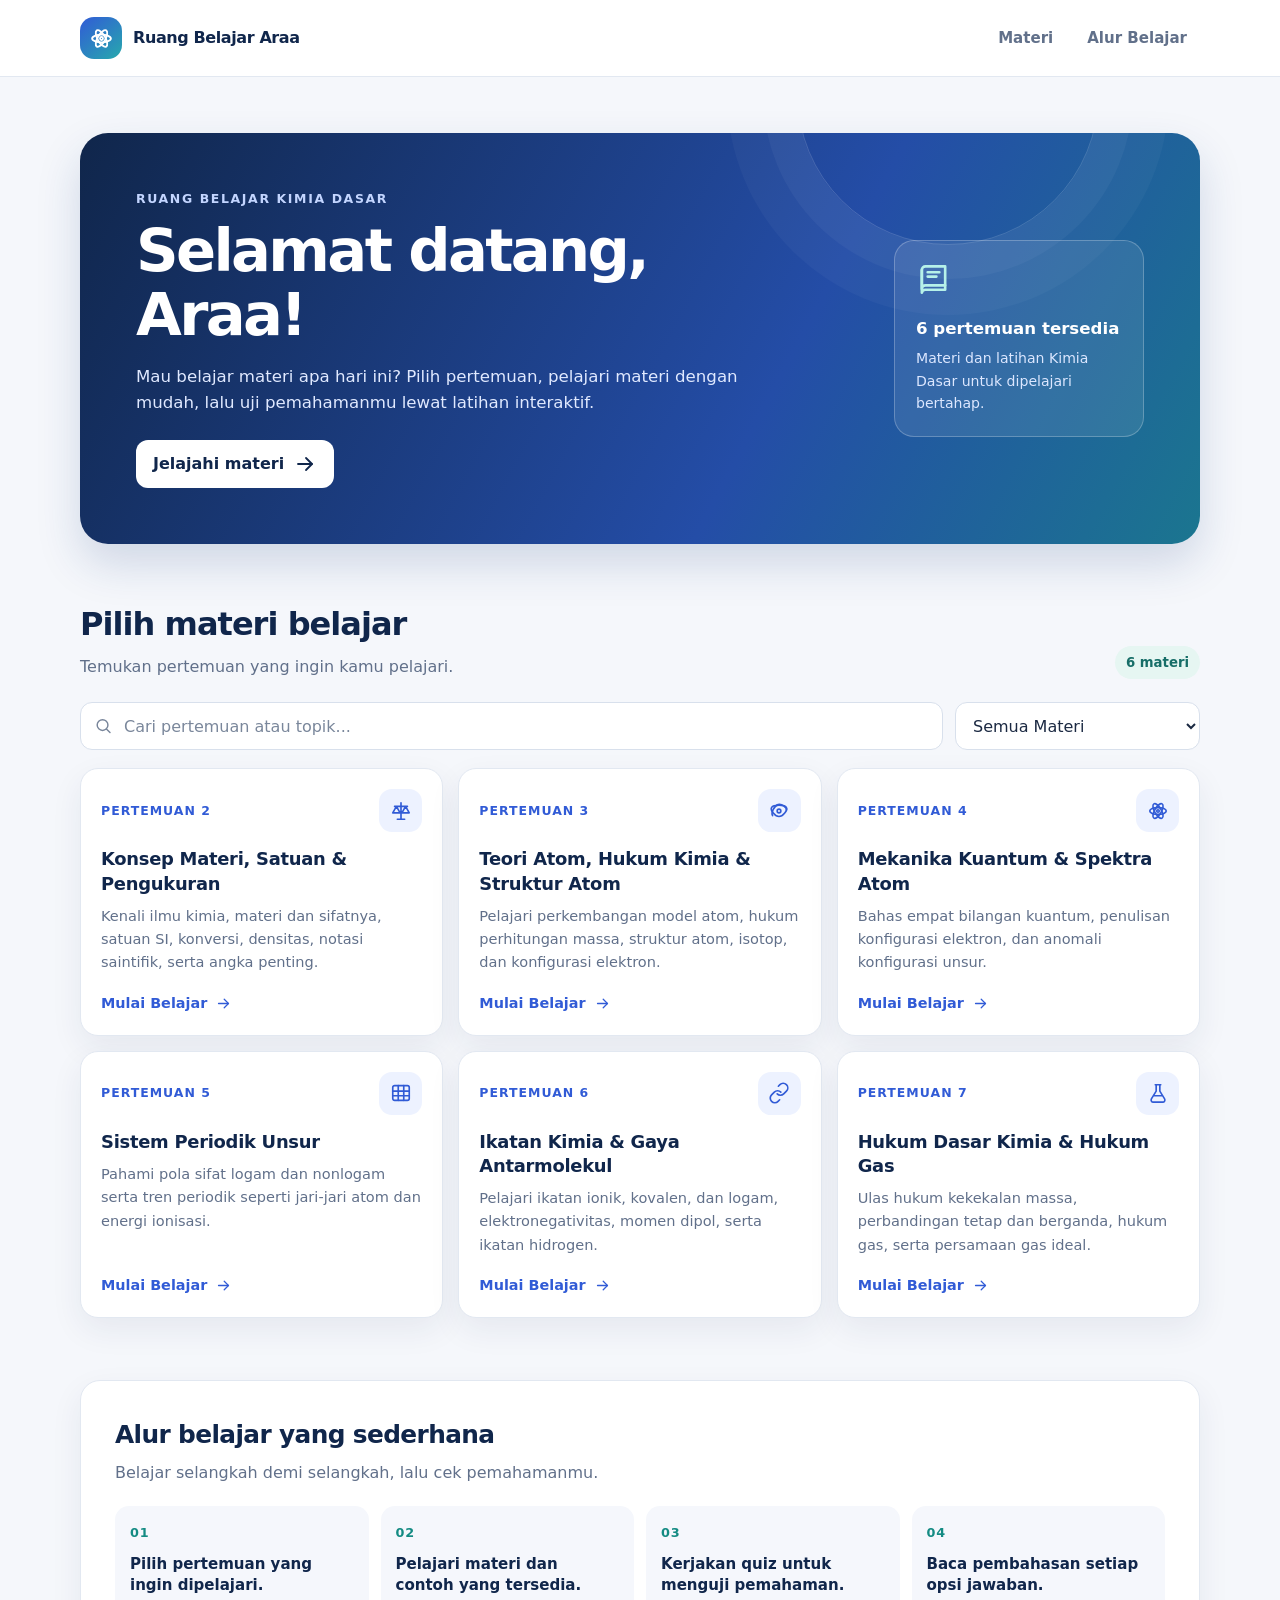
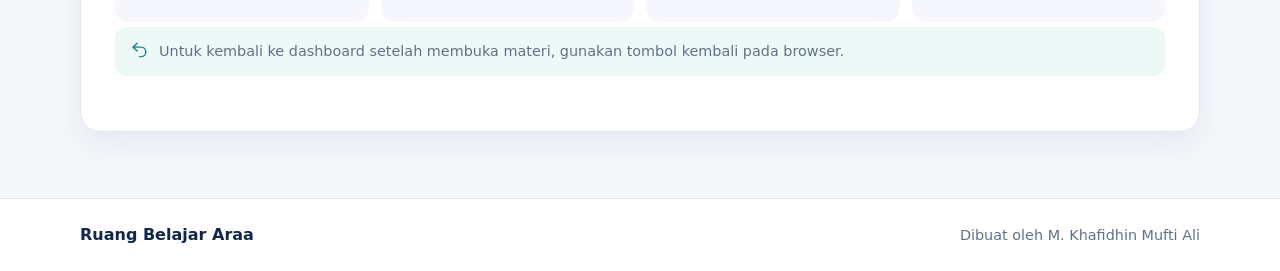
<file: index.html>
<!doctype html>
<html lang="id">
<head>
  <meta charset="utf-8">
  <meta name="viewport" content="width=device-width, initial-scale=1">
  <meta name="theme-color" content="#10264b">
  <meta name="description" content="Pilih dan pelajari materi Kimia Dasar Pertemuan 2–7 di Ruang Belajar Araa.">
  <title>Ruang Belajar Araa — Kimia Dasar</title>
  <style>
    :root {
      color-scheme: light;
      --navy: #10264b;
      --blue: #315bd6;
      --blue-soft: #edf2ff;
      --teal: #148b83;
      --ink: #1b2942;
      --muted: #61708a;
      --line: #e2e8f1;
      --paper: #f5f7fb;
      --white: #fff;
      --shadow: 0 12px 32px rgb(28 48 86 / 7%);
      font-family: "Segoe UI", system-ui, -apple-system, BlinkMacSystemFont, sans-serif;
      font-synthesis: none;
      text-rendering: optimizeLegibility;
    }

    * { box-sizing: border-box; }
    html { scroll-behavior: smooth; scroll-padding-top: 90px; }
    body { margin: 0; background: var(--paper); color: var(--ink); line-height: 1.6; }
    a { color: inherit; }
    button, input, select { font: inherit; }
    button, a, select { -webkit-tap-highlight-color: transparent; }
    :focus-visible { outline: 3px solid #efb74d; outline-offset: 4px; }
    .wrap { width: min(1120px, calc(100% - 40px)); margin-inline: auto; }
    .icon { width: 24px; height: 24px; fill: none; stroke: currentColor; stroke-width: 1.8; stroke-linecap: round; stroke-linejoin: round; }

    .site-header { background: var(--white); border-bottom: 1px solid var(--line); }
    .header-inner { min-height: 76px; display: flex; align-items: center; justify-content: space-between; gap: 24px; }
    .brand { display: inline-flex; align-items: center; gap: 11px; color: var(--navy); text-decoration: none; font-weight: 800; letter-spacing: -.025em; }
    .brand-mark { display: grid; place-items: center; width: 42px; height: 42px; border-radius: 14px; background: linear-gradient(140deg, var(--blue), #27a9ad); color: white; }
    .brand-mark .icon { width: 25px; height: 25px; }
    .main-nav { display: flex; gap: 8px; align-items: center; }
    .main-nav a { padding: 9px 13px; border-radius: 10px; color: var(--muted); text-decoration: none; font-size: .94rem; font-weight: 650; }
    .main-nav a:hover { color: var(--blue); background: var(--blue-soft); }

    .hero { padding: 56px 0 45px; }
    .hero-panel { position: relative; overflow: hidden; display: grid; grid-template-columns: minmax(0, 1.45fr) minmax(210px, .7fr); align-items: center; gap: 30px; padding: clamp(28px, 5vw, 56px); border-radius: 28px; color: white; background: linear-gradient(118deg, #10264b 0%, #244da7 62%, #168b83 120%); box-shadow: 0 20px 44px rgb(25 57 125 / 17%); }
    .hero-panel::after { content: ""; position: absolute; width: 300px; height: 300px; right: 9%; top: -190px; border: 1px solid rgb(255 255 255 / 16%); border-radius: 50%; box-shadow: 0 0 0 34px rgb(255 255 255 / 4%), 0 0 0 70px rgb(255 255 255 / 3%); pointer-events: none; }
    .hero-copy, .hero-aside { position: relative; z-index: 1; }
    .eyebrow { margin: 0 0 10px; color: #c3d5ff; font-size: .78rem; font-weight: 800; letter-spacing: .13em; text-transform: uppercase; }
    .hero h1 { max-width: 670px; margin: 0; font-size: clamp(2.15rem, 5vw, 3.7rem); line-height: 1.08; letter-spacing: -.045em; }
    .hero-copy > p:not(.eyebrow) { max-width: 620px; margin: 17px 0 23px; color: #e0e9ff; font-size: 1.04rem; }
    .primary-link { display: inline-flex; align-items: center; gap: 9px; min-height: 46px; padding: 11px 17px; border-radius: 12px; background: white; color: var(--navy); text-decoration: none; font-weight: 800; }
    .primary-link:hover { background: #eef5ff; }
    .hero-aside { justify-self: end; width: min(100%, 250px); padding: 21px; border: 1px solid rgb(255 255 255 / 24%); border-radius: 20px; background: rgb(255 255 255 / 9%); }
    .hero-aside .icon { width: 35px; height: 35px; color: #b6f1e9; }
    .hero-aside strong { display: block; margin-top: 11px; font-size: 1.04rem; }
    .hero-aside p { margin: 5px 0 0; color: #dce7ff; font-size: .88rem; }

    .materials { padding: 10px 0 62px; }
    .section-heading { display: flex; align-items: end; justify-content: space-between; gap: 20px; margin-bottom: 19px; }
    .section-heading h2 { margin: 0; color: var(--navy); font-size: clamp(1.55rem, 3vw, 2rem); letter-spacing: -.03em; }
    .section-heading p { margin: 4px 0 0; color: var(--muted); }
    .count { flex: 0 0 auto; padding: 6px 11px; border-radius: 99px; background: #e6f6f2; color: #176e68; font-size: .83rem; font-weight: 750; }
    .tools { display: grid; grid-template-columns: minmax(230px, 1fr) minmax(180px, 245px); gap: 12px; margin: 23px 0 18px; }
    .search-wrap { position: relative; }
    .search-wrap .icon { position: absolute; top: 50%; left: 14px; width: 19px; height: 19px; color: #78859a; transform: translateY(-50%); pointer-events: none; }
    .search-input, .category-select { width: 100%; min-height: 48px; border: 1px solid #d8e0ec; border-radius: 12px; background: white; color: var(--ink); }
    .search-input { padding: 10px 14px 10px 43px; }
    .search-input::placeholder { color: #7a879b; }
    .category-select { padding: 10px 36px 10px 13px; }
    .search-input:focus, .category-select:focus { border-color: var(--blue); outline: 3px solid rgb(49 91 214 / 16%); }
    .card-grid { display: grid; grid-template-columns: repeat(3, minmax(0, 1fr)); gap: 15px; }
    .material-card { display: flex; min-height: 245px; flex-direction: column; padding: 20px; border: 1px solid var(--line); border-radius: 18px; background: var(--white); box-shadow: var(--shadow); text-decoration: none; transition: border-color .16s ease, transform .16s ease, box-shadow .16s ease; }
    .material-card[hidden] { display: none; }
    .material-card:hover { transform: translateY(-3px); border-color: #b5c7fa; box-shadow: 0 16px 32px rgb(28 48 86 / 11%); }
    .card-top { display: flex; align-items: center; justify-content: space-between; gap: 12px; margin-bottom: 15px; }
    .meeting { color: var(--blue); font-size: .78rem; font-weight: 850; letter-spacing: .08em; text-transform: uppercase; }
    .card-icon { display: grid; width: 43px; height: 43px; flex: 0 0 auto; place-items: center; border-radius: 13px; background: var(--blue-soft); color: var(--blue); }
    .card-icon .icon { width: 22px; height: 22px; }
    .material-card h3 { margin: 0 0 8px; color: var(--navy); font-size: 1.12rem; line-height: 1.35; letter-spacing: -.015em; }
    .material-card p { margin: 0 0 18px; color: var(--muted); font-size: .91rem; }
    .card-action { display: inline-flex; align-items: center; gap: 8px; margin-top: auto; color: var(--blue); font-size: .9rem; font-weight: 800; }
    .card-action .icon { width: 17px; height: 17px; transition: transform .16s ease; }
    .material-card:hover .card-action .icon { transform: translateX(3px); }
    .empty-state { margin-top: 16px; padding: 30px 18px; border: 1px dashed #c8d2e2; border-radius: 16px; background: white; text-align: center; }
    .empty-state[hidden] { display: none; }
    .empty-state p { margin: 0 0 13px; color: var(--muted); }
    .clear-button { border: 0; border-radius: 10px; padding: 9px 13px; background: var(--blue-soft); color: var(--blue); font-weight: 750; cursor: pointer; }
    .clear-button:hover { background: #dfe8ff; }

    .guide { padding: 0 0 66px; }
    .guide-panel { padding: clamp(22px, 4vw, 34px); border: 1px solid var(--line); border-radius: 20px; background: white; box-shadow: var(--shadow); }
    .guide-panel h2 { margin: 0; color: var(--navy); font-size: 1.55rem; letter-spacing: -.025em; }
    .guide-panel > p { margin: 5px 0 21px; color: var(--muted); }
    .steps { display: grid; grid-template-columns: repeat(4, minmax(0, 1fr)); gap: 12px; margin: 0; padding: 0; list-style: none; counter-reset: steps; }
    .steps li { position: relative; min-height: 116px; padding: 17px 15px 14px; border-radius: 14px; background: #f5f7fc; counter-increment: steps; }
    .steps li::before { content: counter(steps, decimal-leading-zero); display: block; margin-bottom: 10px; color: var(--teal); font-size: .8rem; font-weight: 850; letter-spacing: .06em; }
    .steps strong { display: block; color: var(--navy); font-size: .94rem; line-height: 1.4; }
    .return-note { display: flex; align-items: flex-start; gap: 10px; margin: 18px 0 0; padding: 13px 15px; border-radius: 12px; background: #edf8f7; color: #345d60; font-size: .9rem; }
    .return-note .icon { flex: 0 0 auto; width: 19px; height: 19px; color: var(--teal); }

    .site-footer { padding: 23px 0; border-top: 1px solid var(--line); background: white; }
    .footer-inner { display: flex; align-items: center; justify-content: space-between; gap: 12px 24px; flex-wrap: wrap; }
    .footer-brand { color: var(--navy); font-weight: 800; }
    .footer-credit { margin: 0; color: var(--muted); font-size: .9rem; }
    .sr-only { position: absolute; width: 1px; height: 1px; padding: 0; margin: -1px; overflow: hidden; clip: rect(0, 0, 0, 0); white-space: nowrap; border: 0; }

    @media (max-width: 850px) {
      .card-grid { grid-template-columns: repeat(2, minmax(0, 1fr)); }
      .steps { grid-template-columns: repeat(2, minmax(0, 1fr)); }
    }
    @media (max-width: 600px) {
      .wrap { width: min(100% - 28px, 1120px); }
      .header-inner { min-height: 68px; }
      .brand { font-size: .94rem; }
      .brand-mark { width: 38px; height: 38px; border-radius: 12px; }
      .main-nav { gap: 0; }
      .main-nav a { padding: 8px 9px; font-size: .84rem; }
      .hero { padding: 26px 0 31px; }
      .hero-panel { grid-template-columns: 1fr; gap: 22px; padding: 27px 23px; border-radius: 22px; }
      .hero-aside { justify-self: stretch; width: auto; display: grid; grid-template-columns: auto 1fr; align-items: center; column-gap: 13px; padding: 13px 15px; }
      .hero-aside .icon { grid-row: span 2; }
      .hero-aside strong { margin: 0; }
      .hero-aside p { margin-top: 1px; }
      .section-heading { align-items: flex-start; }
      .count { margin-top: 4px; }
      .tools { grid-template-columns: 1fr; }
      .card-grid { grid-template-columns: 1fr; }
      .material-card { min-height: 0; }
      .steps { gap: 9px; }
      .steps li { min-height: 106px; padding: 14px 12px; }
    }
    @media (max-width: 370px) {
      .main-nav a { padding-inline: 6px; font-size: .79rem; }
      .steps { grid-template-columns: 1fr; }
      .steps li { min-height: 0; }
    }
    @media (prefers-reduced-motion: reduce) {
      *, *::before, *::after { scroll-behavior: auto !important; transition-duration: .01ms !important; }
    }
  </style>
</head>
<body>
  <svg aria-hidden="true" width="0" height="0" style="position:absolute;overflow:hidden">
    <symbol id="icon-atom" viewBox="0 0 24 24">
      <circle cx="12" cy="12" r="1.4"></circle><ellipse cx="12" cy="12" rx="9" ry="3.7"></ellipse><ellipse cx="12" cy="12" rx="9" ry="3.7" transform="rotate(60 12 12)"></ellipse><ellipse cx="12" cy="12" rx="9" ry="3.7" transform="rotate(120 12 12)"></ellipse>
    </symbol>
    <symbol id="icon-search" viewBox="0 0 24 24">
      <circle cx="10.8" cy="10.8" r="6.8"></circle><path d="m16 16 4.2 4.2"></path>
    </symbol>
    <symbol id="icon-arrow" viewBox="0 0 24 24">
      <path d="M5 12h14"></path><path d="m13 6 6 6-6 6"></path>
    </symbol>
    <symbol id="icon-book" viewBox="0 0 24 24">
      <path d="M4 5.5A2.5 2.5 0 0 1 6.5 3H20v16H6.5A2.5 2.5 0 0 0 4 21z"></path><path d="M4 5.5v13A2.5 2.5 0 0 1 6.5 16H20"></path><path d="M8 7h8M8 10h6"></path>
    </symbol>
    <symbol id="icon-scale" viewBox="0 0 24 24">
      <path d="M12 3v18M5 7h14M7 7l-4 7h8L7 7zm10 0-4 7h8l-4-7zM8 21h8"></path>
    </symbol>
    <symbol id="icon-orbit" viewBox="0 0 24 24">
      <circle cx="12" cy="12" r="2"></circle><path d="M4 8c2-3 14-3 16 0s-4 10-8 10S2 11 4 8z"></path><path d="M5 17c-2-3 2-11 6-12s10 3 9 6"></path>
    </symbol>
    <symbol id="icon-table" viewBox="0 0 24 24">
      <rect x="3" y="4" width="18" height="16" rx="2"></rect><path d="M3 10h18M9 4v16M15 4v16M3 15h18"></path>
    </symbol>
    <symbol id="icon-link" viewBox="0 0 24 24">
      <path d="M10 13a5 5 0 0 0 7.1 0l3-3A5 5 0 0 0 13 2.9l-1.7 1.7"></path><path d="M14 11a5 5 0 0 0-7.1 0l-3 3A5 5 0 0 0 11 21.1l1.7-1.7"></path>
    </symbol>
    <symbol id="icon-flask" viewBox="0 0 24 24">
      <path d="M9 3h6M10 3v7l-5.2 8.4A2.4 2.4 0 0 0 6.8 22h10.4a2.4 2.4 0 0 0 2-3.6L14 10V3"></path><path d="M8 15h8"></path>
    </symbol>
    <symbol id="icon-back" viewBox="0 0 24 24">
      <path d="M9 14 4 9l5-5"></path><path d="M4 9h10a6 6 0 0 1 0 12h-2"></path>
    </symbol>
  </svg>

  <header class="site-header">
    <div class="wrap header-inner">
      <a class="brand" href="./index.html" aria-label="Ruang Belajar Araa, halaman utama">
        <span class="brand-mark"><svg class="icon" aria-hidden="true"><use href="#icon-atom"></use></svg></span>
        <span>Ruang Belajar Araa</span>
      </a>
      <nav class="main-nav" aria-label="Navigasi utama">
        <a href="#materi">Materi</a>
        <a href="#alur-belajar">Alur Belajar</a>
      </nav>
    </div>
  </header>

  <main>
    <section class="hero" aria-labelledby="welcome-title">
      <div class="wrap">
        <div class="hero-panel">
          <div class="hero-copy">
            <p class="eyebrow">Ruang belajar Kimia Dasar</p>
            <h1 id="welcome-title">Selamat datang, Araa!</h1>
            <p>Mau belajar materi apa hari ini? Pilih pertemuan, pelajari materi dengan mudah, lalu uji pemahamanmu lewat latihan interaktif.</p>
            <a class="primary-link" href="#materi">Jelajahi materi <svg class="icon" aria-hidden="true"><use href="#icon-arrow"></use></svg></a>
          </div>
          <aside class="hero-aside" aria-label="Informasi materi">
            <svg class="icon" aria-hidden="true"><use href="#icon-book"></use></svg>
            <strong>6 pertemuan tersedia</strong>
            <p>Materi dan latihan Kimia Dasar untuk dipelajari bertahap.</p>
          </aside>
        </div>
      </div>
    </section>

    <section class="materials wrap" id="materi" aria-labelledby="materials-title">
      <div class="section-heading">
        <div>
          <h2 id="materials-title">Pilih materi belajar</h2>
          <p>Temukan pertemuan yang ingin kamu pelajari.</p>
        </div>
        <span class="count" id="result-count" aria-live="polite">6 materi</span>
      </div>

      <div class="tools">
        <div class="search-wrap">
          <svg class="icon" aria-hidden="true"><use href="#icon-search"></use></svg>
          <label class="sr-only" for="material-search">Cari materi berdasarkan pertemuan, judul, atau kata kunci</label>
          <input class="search-input" id="material-search" type="search" placeholder="Cari pertemuan atau topik..." autocomplete="off" aria-controls="material-list">
        </div>
        <div>
          <label class="sr-only" for="category-filter">Filter kategori materi</label>
          <select class="category-select" id="category-filter" aria-controls="material-list">
            <option value="all">Semua Materi</option>
            <option value="dasar">Dasar Kimia</option>
            <option value="atom">Atom &amp; Struktur</option>
            <option value="periodik">Sistem Periodik</option>
            <option value="ikatan">Ikatan Kimia</option>
            <option value="hukum">Hukum Kimia &amp; Gas</option>
          </select>
        </div>
      </div>

      <div class="card-grid" id="material-list">
        <a class="material-card" href="./Pertemuan 2/index.html" data-category="dasar" data-search="pertemuan 2 kimia dasar konsep materi satuan konversi angka penting sifat fase materi ilmu kimia metode ilmiah densitas">
          <div class="card-top">
            <span class="meeting">Pertemuan 2</span>
            <span class="card-icon"><svg class="icon" aria-hidden="true"><use href="#icon-scale"></use></svg></span>
          </div>
          <h3>Konsep Materi, Satuan &amp; Pengukuran</h3>
          <p>Kenali ilmu kimia, materi dan sifatnya, satuan SI, konversi, densitas, notasi saintifik, serta angka penting.</p>
          <span class="card-action">Mulai Belajar <svg class="icon" aria-hidden="true"><use href="#icon-arrow"></use></svg></span>
        </a>

        <a class="material-card" href="./Pertemuan 3/ruang-kimia-araa.html" data-category="atom" data-search="pertemuan 3 teori atom hukum kimia perhitungan massa struktur atom isotop konfigurasi elektron">
          <div class="card-top">
            <span class="meeting">Pertemuan 3</span>
            <span class="card-icon"><svg class="icon" aria-hidden="true"><use href="#icon-orbit"></use></svg></span>
          </div>
          <h3>Teori Atom, Hukum Kimia &amp; Struktur Atom</h3>
          <p>Pelajari perkembangan model atom, hukum perhitungan massa, struktur atom, isotop, dan konfigurasi elektron.</p>
          <span class="card-action">Mulai Belajar <svg class="icon" aria-hidden="true"><use href="#icon-arrow"></use></svg></span>
        </a>

        <a class="material-card" href="./Pertemuan 4/index.html" data-category="atom" data-search="pertemuan 4 mekanika kuantum spektra atom bilangan kuantum konfigurasi elektron anomali">
          <div class="card-top">
            <span class="meeting">Pertemuan 4</span>
            <span class="card-icon"><svg class="icon" aria-hidden="true"><use href="#icon-atom"></use></svg></span>
          </div>
          <h3>Mekanika Kuantum &amp; Spektra Atom</h3>
          <p>Bahas empat bilangan kuantum, penulisan konfigurasi elektron, dan anomali konfigurasi unsur.</p>
          <span class="card-action">Mulai Belajar <svg class="icon" aria-hidden="true"><use href="#icon-arrow"></use></svg></span>
        </a>

        <a class="material-card" href="./Pertemuan 5/ruang-kimia-araa-pertemuan5-revisi.html" data-category="periodik" data-search="pertemuan 5 sistem periodik unsur tabel periodik logam nonlogam metaloid jari jari atom energi ionisasi afinitas elektron elektronegativitas">
          <div class="card-top">
            <span class="meeting">Pertemuan 5</span>
            <span class="card-icon"><svg class="icon" aria-hidden="true"><use href="#icon-table"></use></svg></span>
          </div>
          <h3>Sistem Periodik Unsur</h3>
          <p>Pahami pola sifat logam dan nonlogam serta tren periodik seperti jari-jari atom dan energi ionisasi.</p>
          <span class="card-action">Mulai Belajar <svg class="icon" aria-hidden="true"><use href="#icon-arrow"></use></svg></span>
        </a>

        <a class="material-card" href="./Pertemuan 6/aplikasi_kimia_ppt_6.html" data-category="ikatan" data-search="pertemuan 6 ikatan kimia gaya antar molekul ikatan ionik kovalen lewis elektronegativitas momen dipol ikatan logam ikatan hidrogen">
          <div class="card-top">
            <span class="meeting">Pertemuan 6</span>
            <span class="card-icon"><svg class="icon" aria-hidden="true"><use href="#icon-link"></use></svg></span>
          </div>
          <h3>Ikatan Kimia &amp; Gaya Antarmolekul</h3>
          <p>Pelajari ikatan ionik, kovalen, dan logam, elektronegativitas, momen dipol, serta ikatan hidrogen.</p>
          <span class="card-action">Mulai Belajar <svg class="icon" aria-hidden="true"><use href="#icon-arrow"></use></svg></span>
        </a>

        <a class="material-card" href="./Pertemuan 7/website_belajar_kimia_araa_pertemuan7.html" data-category="hukum" data-search="pertemuan 7 hukum dasar kimia gas lavoisier proust dalton boyle charles avogadro gas ideal">
          <div class="card-top">
            <span class="meeting">Pertemuan 7</span>
            <span class="card-icon"><svg class="icon" aria-hidden="true"><use href="#icon-flask"></use></svg></span>
          </div>
          <h3>Hukum Dasar Kimia &amp; Hukum Gas</h3>
          <p>Ulas hukum kekekalan massa, perbandingan tetap dan berganda, hukum gas, serta persamaan gas ideal.</p>
          <span class="card-action">Mulai Belajar <svg class="icon" aria-hidden="true"><use href="#icon-arrow"></use></svg></span>
        </a>
      </div>

      <div class="empty-state" id="empty-state" role="status" hidden>
        <p>Tidak ada materi yang cocok. Coba kata kunci lain atau hapus pencarian.</p>
        <button class="clear-button" id="clear-search" type="button">Hapus pencarian dan filter</button>
      </div>
    </section>

    <section class="guide" id="alur-belajar" aria-labelledby="guide-title">
      <div class="wrap">
        <div class="guide-panel">
          <h2 id="guide-title">Alur belajar yang sederhana</h2>
          <p>Belajar selangkah demi selangkah, lalu cek pemahamanmu.</p>
          <ol class="steps">
            <li><strong>Pilih pertemuan yang ingin dipelajari.</strong></li>
            <li><strong>Pelajari materi dan contoh yang tersedia.</strong></li>
            <li><strong>Kerjakan quiz untuk menguji pemahaman.</strong></li>
            <li><strong>Baca pembahasan setiap opsi jawaban.</strong></li>
          </ol>
          <p class="return-note"><svg class="icon" aria-hidden="true"><use href="#icon-back"></use></svg><span>Untuk kembali ke dashboard setelah membuka materi, gunakan tombol kembali pada browser.</span></p>
        </div>
      </div>
    </section>
  </main>

  <footer class="site-footer">
    <div class="wrap footer-inner">
      <span class="footer-brand">Ruang Belajar Araa</span>
      <p class="footer-credit">Dibuat oleh M. Khafidhin Mufti Ali</p>
    </div>
  </footer>

  <script>
    (() => {
      const searchInput = document.querySelector("#material-search");
      const categoryFilter = document.querySelector("#category-filter");
      const cards = [...document.querySelectorAll(".material-card")];
      const emptyState = document.querySelector("#empty-state");
      const resultCount = document.querySelector("#result-count");
      const clearButton = document.querySelector("#clear-search");

      const normalize = (value) => value
        .normalize("NFD")
        .replace(/[\u0300-\u036f]/g, "")
        .toLocaleLowerCase("id");

      const updateMaterials = () => {
        const query = normalize(searchInput.value.trim());
        const category = categoryFilter.value;
        let visibleCount = 0;

        for (const card of cards) {
          const matchesQuery = normalize(`${card.textContent} ${card.dataset.search}`).includes(query);
          const matchesCategory = category === "all" || card.dataset.category === category;
          const visible = matchesQuery && matchesCategory;
          card.hidden = !visible;
          if (visible) visibleCount += 1;
        }

        resultCount.textContent = `${visibleCount} materi`;
        emptyState.hidden = visibleCount !== 0;
      };

      searchInput.addEventListener("input", updateMaterials);
      categoryFilter.addEventListener("change", updateMaterials);
      clearButton.addEventListener("click", () => {
        searchInput.value = "";
        categoryFilter.value = "all";
        updateMaterials();
        searchInput.focus();
      });

      updateMaterials();
    })();
  </script>
</body>
</html>
</file>
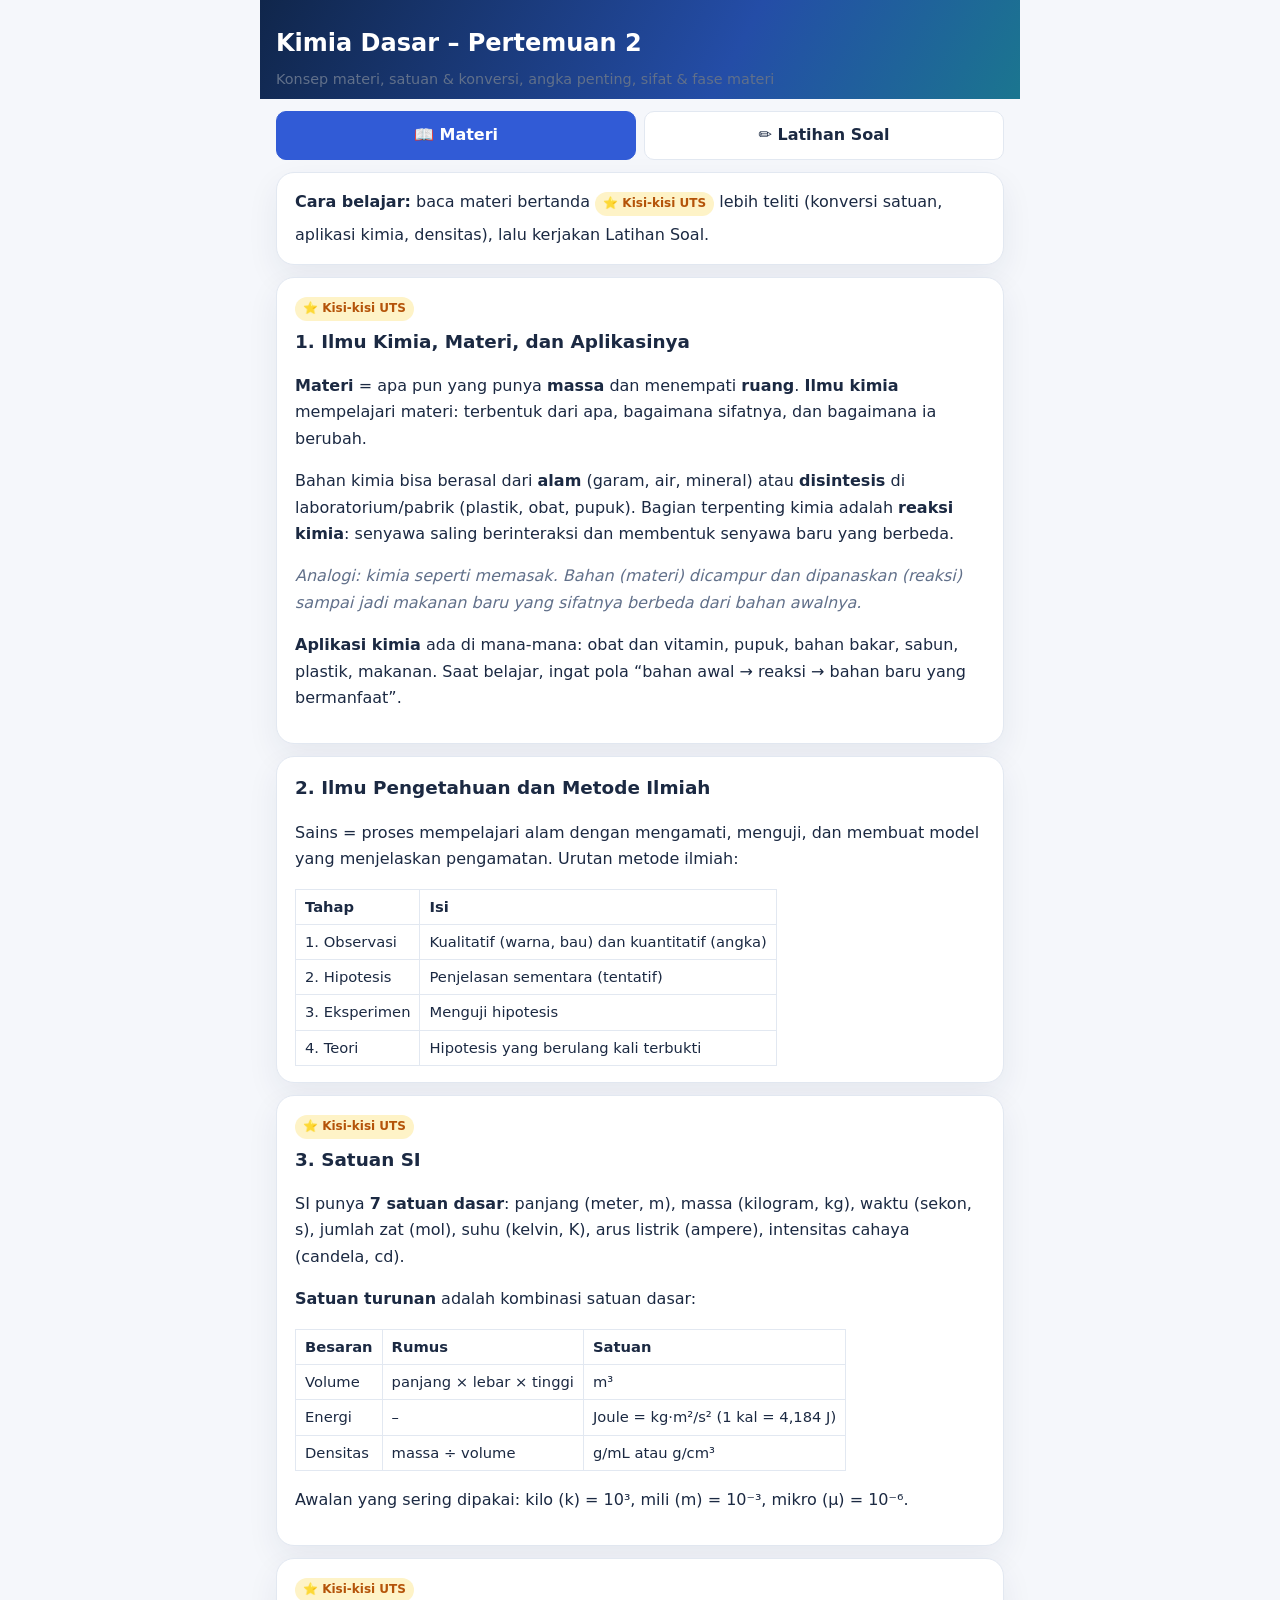
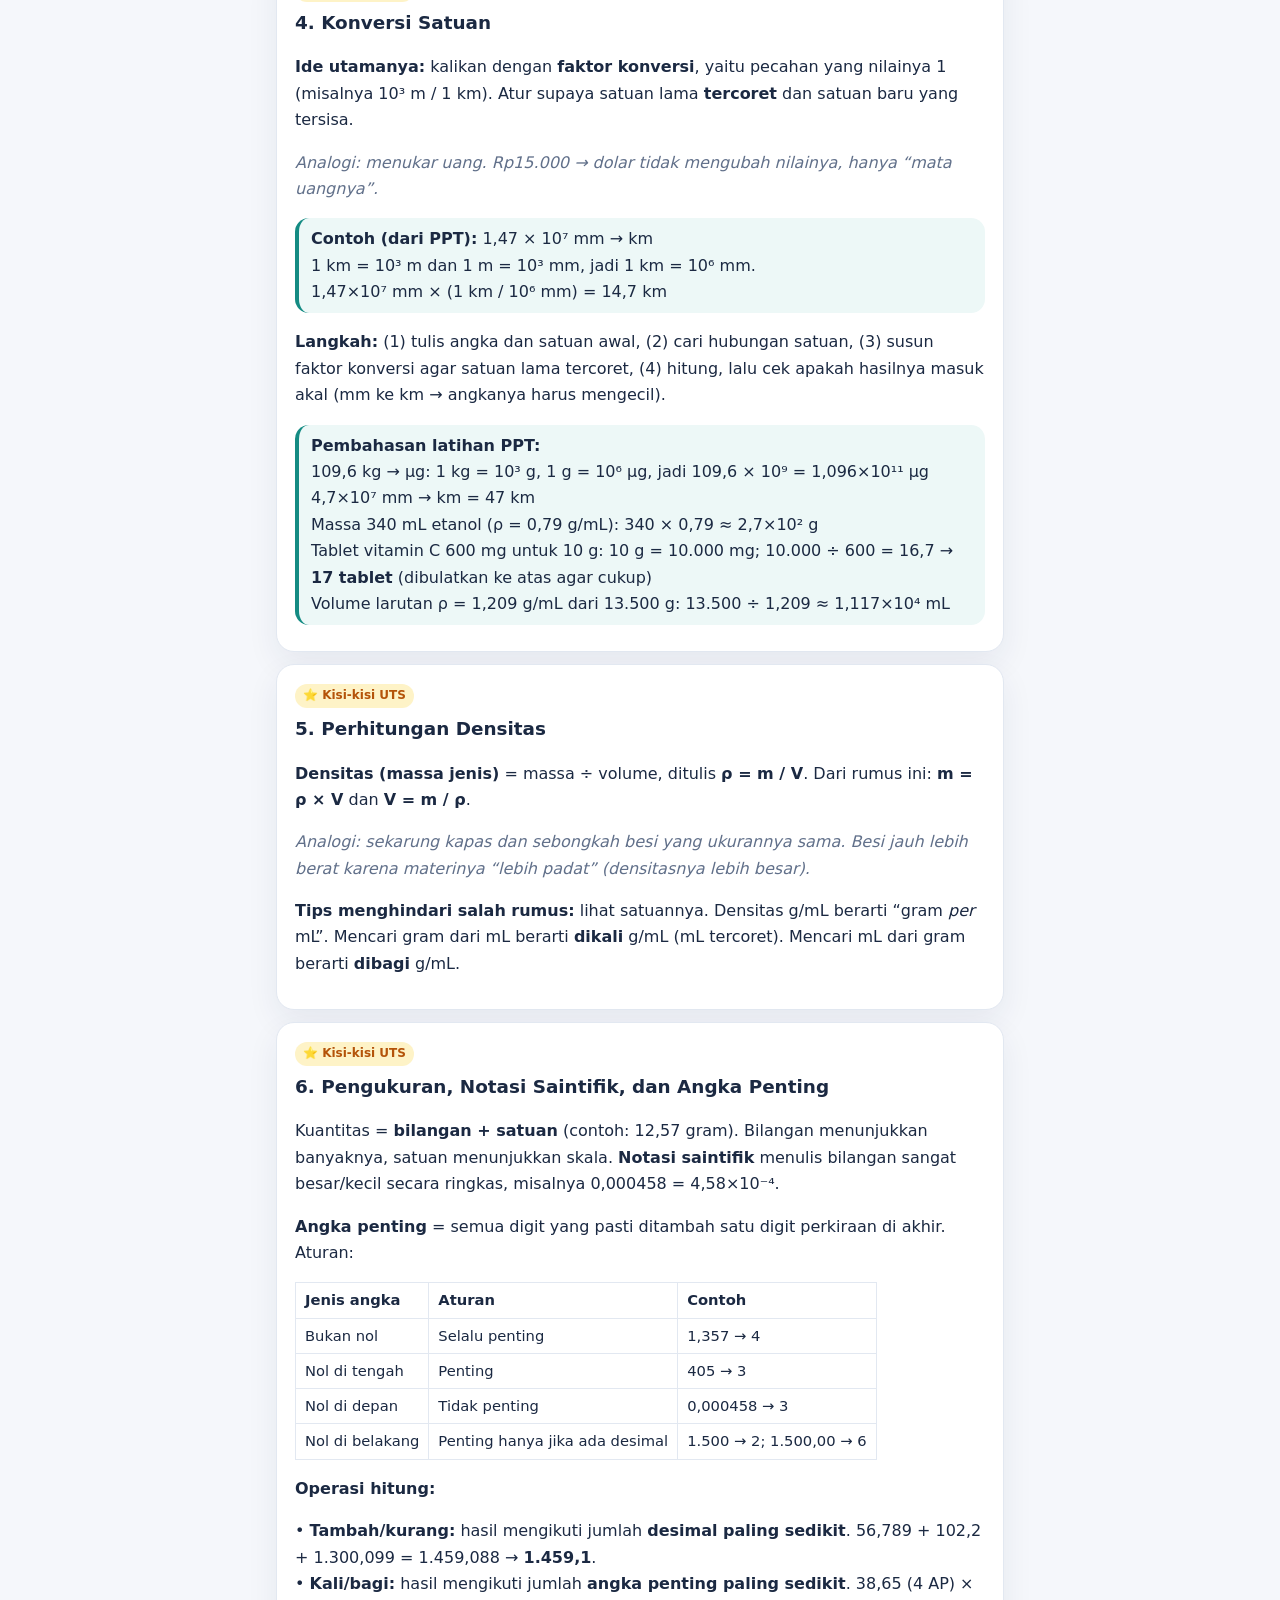
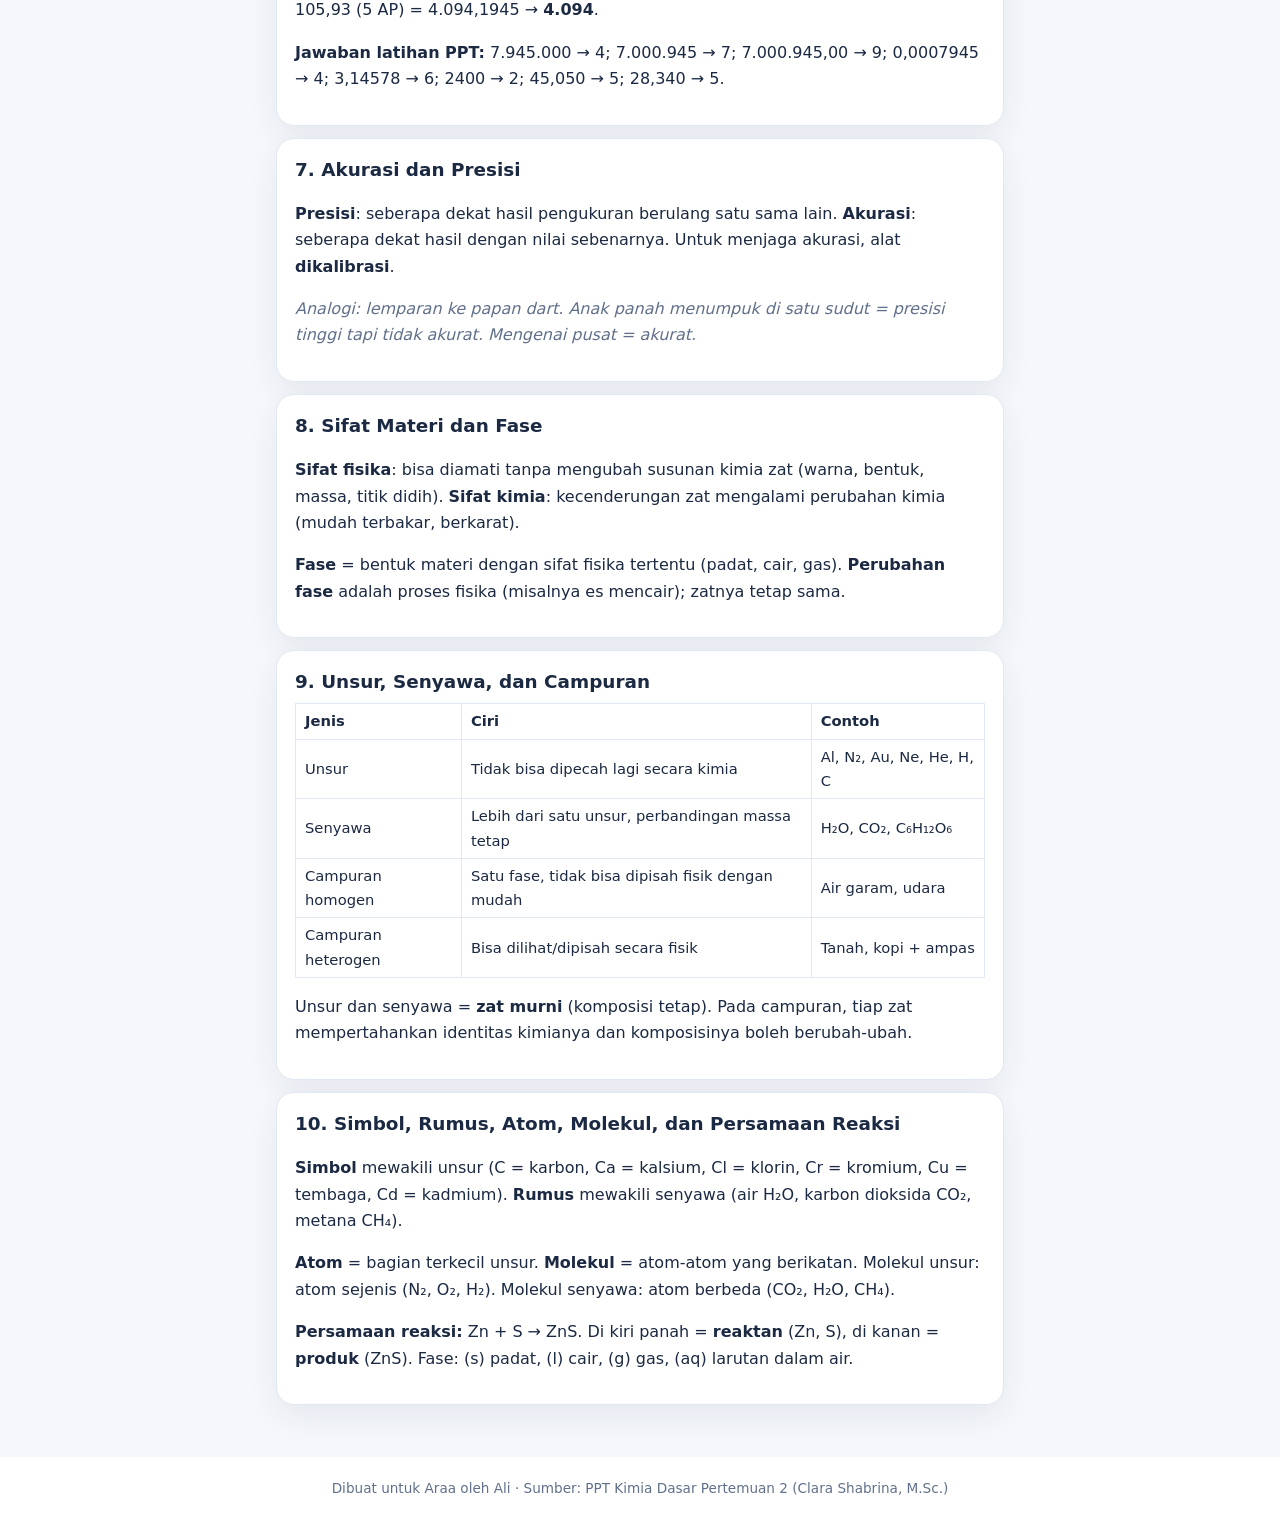
<file: Pertemuan 2/index.html>
<!DOCTYPE html>
<html lang="id"><head><meta charset="utf-8">
<meta name="viewport" content="width=device-width, initial-scale=1, viewport-fit=cover">
<title>Kimia Dasar – Pertemuan 2</title>
<style>
:root{--bg:#f7f8fa;--card:#fff;--tx:#1d2733;--mu:#5c6b7a;--ac:#0f766e;--st:#b45309;--stb:#fef3c7;--ok:#15803d;--okb:#dcfce7;--no:#b91c1c;--nob:#fee2e2;--bd:#e3e8ee;box-sizing:border-box;padding-top:env(safe-area-inset-top,0px);padding-bottom:env(safe-area-inset-bottom,0px)}
@media(prefers-color-scheme:dark){:root:not([data-theme="light"]){--bg:#10161d;--card:#18212b;--tx:#e8edf2;--mu:#9aa8b6;--ac:#2dd4bf;--st:#fbbf24;--stb:#3a2e0e;--ok:#4ade80;--okb:#12301d;--no:#f87171;--nob:#3b1717;--bd:#2a3644}}
:root[data-theme="dark"]{--bg:#10161d;--card:#18212b;--tx:#e8edf2;--mu:#9aa8b6;--ac:#2dd4bf;--st:#fbbf24;--stb:#3a2e0e;--ok:#4ade80;--okb:#12301d;--no:#f87171;--nob:#3b1717;--bd:#2a3644}
html{scroll-padding-top:env(safe-area-inset-top,0px)}
*{box-sizing:border-box}body{margin:0;background:var(--bg);color:var(--tx);font:16px/1.65 system-ui,-apple-system,"Segoe UI",Roboto,sans-serif}
header{padding:24px 16px 8px;max-width:760px;margin:auto}
h1{margin:0;font-size:1.5rem}.sub{color:var(--mu);font-size:.9rem;margin-top:4px}
nav{display:flex;gap:8px;max-width:760px;margin:12px auto;padding:0 16px}
nav button{flex:1;padding:10px;border:1px solid var(--bd);background:var(--card);color:var(--tx);border-radius:10px;font:inherit;font-weight:600;cursor:pointer}
nav button.on{background:var(--ac);color:var(--bg);border-color:var(--ac)}
main{max-width:760px;margin:auto;padding:0 16px 40px}
.card{background:var(--card);border:1px solid var(--bd);border-radius:14px;padding:16px 18px;margin:12px 0}
.card h2{margin:0 0 6px;font-size:1.15rem}
.star{display:inline-block;background:var(--stb);color:var(--st);font-size:.75rem;font-weight:700;padding:2px 8px;border-radius:99px;margin-bottom:6px}
.ex{background:var(--bg);border-left:4px solid var(--ac);padding:8px 12px;border-radius:6px;margin:10px 0}
.tip{color:var(--mu);font-style:italic}
table{border-collapse:collapse;width:100%;font-size:.92rem;display:block;overflow-x:auto}td,th{border:1px solid var(--bd);padding:5px 9px;text-align:left}
.opt{display:block;width:100%;text-align:left;padding:10px 12px;margin:8px 0;border:1px solid var(--bd);background:var(--card);color:var(--tx);border-radius:10px;font:inherit;cursor:pointer}
.opt:hover:not([disabled]){border-color:var(--ac)}
.opt.ok{background:var(--okb);border-color:var(--ok)}.opt.no{background:var(--nob);border-color:var(--no)}
.why{display:block;font-size:.88rem;margin-top:6px;color:var(--tx)}
.mark{font-weight:700}.bar{height:8px;background:var(--bd);border-radius:9px;overflow:hidden}.bar i{display:block;height:100%;background:var(--ac)}
.go{padding:10px 18px;border:0;border-radius:10px;background:var(--ac);color:var(--bg);font:inherit;font-weight:700;cursor:pointer;margin-top:8px}
footer{text-align:center;color:var(--mu);font-size:.85rem;padding:20px}
</style><link rel="stylesheet" href="../shared-theme.css"></head><body>
<header><h1>Kimia Dasar – Pertemuan 2</h1>
<div class="sub">Konsep materi, satuan &amp; konversi, angka penting, sifat &amp; fase materi</div></header>
<nav><button id="b1" class="on">📖 Materi</button><button id="b2">✏️ Latihan Soal</button></nav>
<main id="app"></main>
<footer>Dibuat untuk Araa oleh Ali · Sumber: PPT Kimia Dasar Pertemuan 2 (Clara Shabrina, M.Sc.)</footer>
<script>
// ===== DATA MATERI (⭐ = topik kisi-kisi UTS, dibahas lebih dalam) =====
const M=[
{t:"1. Ilmu Kimia, Materi, dan Aplikasinya",s:1,h:`<p><b>Materi</b> = apa pun yang punya <b>massa</b> dan menempati <b>ruang</b>. <b>Ilmu kimia</b> mempelajari materi: terbentuk dari apa, bagaimana sifatnya, dan bagaimana ia berubah.</p>
<p>Bahan kimia bisa berasal dari <b>alam</b> (garam, air, mineral) atau <b>disintesis</b> di laboratorium/pabrik (plastik, obat, pupuk). Bagian terpenting kimia adalah <b>reaksi kimia</b>: senyawa saling berinteraksi dan membentuk senyawa baru yang berbeda.</p>
<p class="tip">Analogi: kimia seperti memasak. Bahan (materi) dicampur dan dipanaskan (reaksi) sampai jadi makanan baru yang sifatnya berbeda dari bahan awalnya.</p>
<p><b>Aplikasi kimia</b> ada di mana-mana: obat dan vitamin, pupuk, bahan bakar, sabun, plastik, makanan. Saat belajar, ingat pola “bahan awal → reaksi → bahan baru yang bermanfaat”.</p>`},
{t:"2. Ilmu Pengetahuan dan Metode Ilmiah",h:`<p>Sains = proses mempelajari alam dengan mengamati, menguji, dan membuat model yang menjelaskan pengamatan. Urutan metode ilmiah:</p>
<table><tr><th>Tahap</th><th>Isi</th></tr><tr><td>1. Observasi</td><td>Kualitatif (warna, bau) dan kuantitatif (angka)</td></tr><tr><td>2. Hipotesis</td><td>Penjelasan sementara (tentatif)</td></tr><tr><td>3. Eksperimen</td><td>Menguji hipotesis</td></tr><tr><td>4. Teori</td><td>Hipotesis yang berulang kali terbukti</td></tr></table>`},
{t:"3. Satuan SI",s:1,h:`<p>SI punya <b>7 satuan dasar</b>: panjang (meter, m), massa (kilogram, kg), waktu (sekon, s), jumlah zat (mol), suhu (kelvin, K), arus listrik (ampere), intensitas cahaya (candela, cd).</p>
<p><b>Satuan turunan</b> adalah kombinasi satuan dasar:</p>
<table><tr><th>Besaran</th><th>Rumus</th><th>Satuan</th></tr><tr><td>Volume</td><td>panjang × lebar × tinggi</td><td>m³</td></tr><tr><td>Energi</td><td>–</td><td>Joule = kg·m²/s² (1 kal = 4,184 J)</td></tr><tr><td>Densitas</td><td>massa ÷ volume</td><td>g/mL atau g/cm³</td></tr></table>
<p>Awalan yang sering dipakai: kilo (k) = 10³, mili (m) = 10⁻³, mikro (µ) = 10⁻⁶.</p>`},
{t:"4. Konversi Satuan",s:1,h:`<p><b>Ide utamanya:</b> kalikan dengan <b>faktor konversi</b>, yaitu pecahan yang nilainya 1 (misalnya 10³ m / 1 km). Atur supaya satuan lama <b>tercoret</b> dan satuan baru yang tersisa.</p>
<p class="tip">Analogi: menukar uang. Rp15.000 → dolar tidak mengubah nilainya, hanya “mata uangnya”.</p>
<div class="ex"><b>Contoh (dari PPT):</b> 1,47 × 10⁷ mm → km<br>1 km = 10³ m dan 1 m = 10³ mm, jadi 1 km = 10⁶ mm.<br>1,47×10⁷ mm × (1 km / 10⁶ mm) = 14,7 km</div>
<p><b>Langkah:</b> (1) tulis angka dan satuan awal, (2) cari hubungan satuan, (3) susun faktor konversi agar satuan lama tercoret, (4) hitung, lalu cek apakah hasilnya masuk akal (mm ke km → angkanya harus mengecil).</p>
<div class="ex"><b>Pembahasan latihan PPT:</b><br>109,6 kg → µg: 1 kg = 10³ g, 1 g = 10⁶ µg, jadi 109,6 × 10⁹ = 1,096×10¹¹ µg<br>4,7×10⁷ mm → km = 47 km<br>Massa 340 mL etanol (ρ = 0,79 g/mL): 340 × 0,79 ≈ 2,7×10² g<br>Tablet vitamin C 600 mg untuk 10 g: 10 g = 10.000 mg; 10.000 ÷ 600 = 16,7 → <b>17 tablet</b> (dibulatkan ke atas agar cukup)<br>Volume larutan ρ = 1,209 g/mL dari 13.500 g: 13.500 ÷ 1,209 ≈ 1,117×10⁴ mL</div>`},
{t:"5. Perhitungan Densitas",s:1,h:`<p><b>Densitas (massa jenis)</b> = massa ÷ volume, ditulis <b>ρ = m / V</b>. Dari rumus ini: <b>m = ρ × V</b> dan <b>V = m / ρ</b>.</p>
<p class="tip">Analogi: sekarung kapas dan sebongkah besi yang ukurannya sama. Besi jauh lebih berat karena materinya “lebih padat” (densitasnya lebih besar).</p>
<p><b>Tips menghindari salah rumus:</b> lihat satuannya. Densitas g/mL berarti “gram <i>per</i> mL”. Mencari gram dari mL berarti <b>dikali</b> g/mL (mL tercoret). Mencari mL dari gram berarti <b>dibagi</b> g/mL.</p>`},
{t:"6. Pengukuran, Notasi Saintifik, dan Angka Penting",s:1,h:`<p>Kuantitas = <b>bilangan + satuan</b> (contoh: 12,57 gram). Bilangan menunjukkan banyaknya, satuan menunjukkan skala. <b>Notasi saintifik</b> menulis bilangan sangat besar/kecil secara ringkas, misalnya 0,000458 = 4,58×10⁻⁴.</p>
<p><b>Angka penting</b> = semua digit yang pasti ditambah satu digit perkiraan di akhir. Aturan:</p>
<table><tr><th>Jenis angka</th><th>Aturan</th><th>Contoh</th></tr>
<tr><td>Bukan nol</td><td>Selalu penting</td><td>1,357 → 4</td></tr>
<tr><td>Nol di tengah</td><td>Penting</td><td>405 → 3</td></tr>
<tr><td>Nol di depan</td><td>Tidak penting</td><td>0,000458 → 3</td></tr>
<tr><td>Nol di belakang</td><td>Penting hanya jika ada desimal</td><td>1.500 → 2; 1.500,00 → 6</td></tr></table>
<p><b>Operasi hitung:</b></p>
<p>• <b>Tambah/kurang:</b> hasil mengikuti jumlah <b>desimal paling sedikit</b>. 56,789 + 102,2 + 1.300,099 = 1.459,088 → <b>1.459,1</b>.<br>• <b>Kali/bagi:</b> hasil mengikuti jumlah <b>angka penting paling sedikit</b>. 38,65 (4 AP) × 105,93 (5 AP) = 4.094,1945 → <b>4.094</b>.</p>
<p><b>Jawaban latihan PPT:</b> 7.945.000 → 4; 7.000.945 → 7; 7.000.945,00 → 9; 0,0007945 → 4; 3,14578 → 6; 2400 → 2; 45,050 → 5; 28,340 → 5.</p>`},
{t:"7. Akurasi dan Presisi",h:`<p><b>Presisi</b>: seberapa dekat hasil pengukuran berulang satu sama lain. <b>Akurasi</b>: seberapa dekat hasil dengan nilai sebenarnya. Untuk menjaga akurasi, alat <b>dikalibrasi</b>.</p>
<p class="tip">Analogi: lemparan ke papan dart. Anak panah menumpuk di satu sudut = presisi tinggi tapi tidak akurat. Mengenai pusat = akurat.</p>`},
{t:"8. Sifat Materi dan Fase",h:`<p><b>Sifat fisika</b>: bisa diamati tanpa mengubah susunan kimia zat (warna, bentuk, massa, titik didih). <b>Sifat kimia</b>: kecenderungan zat mengalami perubahan kimia (mudah terbakar, berkarat).</p>
<p><b>Fase</b> = bentuk materi dengan sifat fisika tertentu (padat, cair, gas). <b>Perubahan fase</b> adalah proses fisika (misalnya es mencair); zatnya tetap sama.</p>`},
{t:"9. Unsur, Senyawa, dan Campuran",h:`<table><tr><th>Jenis</th><th>Ciri</th><th>Contoh</th></tr>
<tr><td>Unsur</td><td>Tidak bisa dipecah lagi secara kimia</td><td>Al, N₂, Au, Ne, He, H, C</td></tr>
<tr><td>Senyawa</td><td>Lebih dari satu unsur, perbandingan massa tetap</td><td>H₂O, CO₂, C₆H₁₂O₆</td></tr>
<tr><td>Campuran homogen</td><td>Satu fase, tidak bisa dipisah fisik dengan mudah</td><td>Air garam, udara</td></tr>
<tr><td>Campuran heterogen</td><td>Bisa dilihat/dipisah secara fisik</td><td>Tanah, kopi + ampas</td></tr></table>
<p>Unsur dan senyawa = <b>zat murni</b> (komposisi tetap). Pada campuran, tiap zat mempertahankan identitas kimianya dan komposisinya boleh berubah-ubah.</p>`},
{t:"10. Simbol, Rumus, Atom, Molekul, dan Persamaan Reaksi",h:`<p><b>Simbol</b> mewakili unsur (C = karbon, Ca = kalsium, Cl = klorin, Cr = kromium, Cu = tembaga, Cd = kadmium). <b>Rumus</b> mewakili senyawa (air H₂O, karbon dioksida CO₂, metana CH₄).</p>
<p><b>Atom</b> = bagian terkecil unsur. <b>Molekul</b> = atom-atom yang berikatan. Molekul unsur: atom sejenis (N₂, O₂, H₂). Molekul senyawa: atom berbeda (CO₂, H₂O, CH₄).</p>
<p><b>Persamaan reaksi:</b> Zn + S → ZnS. Di kiri panah = <b>reaktan</b> (Zn, S), di kanan = <b>produk</b> (ZnS). Fase: (s) padat, (l) cair, (g) gas, (aq) larutan dalam air.</p>`}
];
// ===== DATA QUIZ: o = pilihan, a = indeks benar, e = penjelasan SETIAP pilihan =====
const Q=[
{k:"Konversi",t:"1,47 × 10⁷ mm jika dikonversi ke km adalah …",o:["14,7 km","1,47 × 10¹⁰ km","1,47 × 10⁴ km","147 km"],a:0,
e:["Benar. 1 km = 10⁶ mm, jadi 1,47×10⁷ ÷ 10⁶ = 14,7 km.","Salah. Angka membesar padahal mm ke km seharusnya mengecil. Kamu mengalikan, bukan membagi.","Salah. Itu hasil dalam meter (1 m = 10³ mm). Belum dikonversi lagi dari m ke km.","Salah. Eksponennya meleset satu tingkat; 10⁷ ÷ 10⁶ = 10¹, bukan 10²."]},
{k:"Konversi",t:"109,6 kg sama dengan … mikrogram (µg).",o:["1,096 × 10⁵ µg","1,096 × 10⁸ µg","1,096 × 10¹¹ µg","1,096 × 10⁻⁷ µg"],a:2,
e:["Salah. 1,096×10⁵ adalah nilai dalam gram (kg → g saja).","Salah. 1,096×10⁸ adalah nilai dalam miligram (1 kg = 10⁶ mg).","Benar. 1 kg = 10³ g dan 1 g = 10⁶ µg, jadi 1 kg = 10⁹ µg → 109,6 × 10⁹ = 1,096×10¹¹ µg.","Salah. Arah konversi terbalik. Mikrogram adalah satuan yang sangat kecil, jadi angkanya harus sangat besar."]},
{k:"Konversi",t:"Satu tablet vitamin C berisi 600 mg. Berapa tablet minimal untuk mendapat 10 g vitamin C?",o:["6.000 tablet","0,06 tablet","16 tablet","17 tablet"],a:3,
e:["Salah. Ini hasil 600 × 10, bukan hasil konversi satuan. 10 g = 10.000 mg, lalu dibagi 600.","Salah. Ini hasil 600 mg dibagi 10, terbalik. Yang dicari: berapa kali 600 mg muat dalam 10.000 mg.","Salah. 10.000 ÷ 600 = 16,67. Dengan 16 tablet baru dapat 9,6 g, belum cukup 10 g.","Benar. 10 g = 10.000 mg; 10.000 ÷ 600 = 16,67, dibulatkan ke atas menjadi 17 karena tablet tidak bisa dipecah dan targetnya minimal 10 g."]},
{k:"Densitas",t:"Massa 340 mL etanol (densitas 0,79 g/mL) adalah …",o:["4,3 × 10² g","2,7 × 10² g","0,0023 g","340,79 g"],a:1,
e:["Salah. 430 g berasal dari 340 ÷ 0,79 (V/ρ). Untuk mencari massa rumusnya m = ρ × V.","Benar. m = ρ × V = 0,79 × 340 = 268,6 g; ditulis 2 angka penting (mengikuti 0,79) menjadi 2,7×10² g.","Salah. Itu hasil 0,79 ÷ 340, membagi densitas dengan volume. Itu tidak punya arti fisika di sini.","Salah. Densitas dan volume tidak dijumlahkan; keduanya besaran berbeda satuan."]},
{k:"Densitas",t:"Larutan berdensitas 1,209 g/mL. Volume 13.500 g larutan ini mendekati …",o:["1,63 × 10⁴ mL","1,12 × 10⁴ mL","1,35 × 10⁴ mL","9,0 × 10⁻⁵ mL"],a:1,
e:["Salah. 16.322 berasal dari 13.500 × 1,209 (dikali). Mencari volume dari massa harus dibagi: V = m/ρ.","Benar. V = m/ρ = 13.500 ÷ 1,209 ≈ 11.166 mL ≈ 1,12×10⁴ mL. Volume lebih kecil dari angka gram karena ρ > 1.","Salah. Itu sama dengan angka massa, seolah densitasnya 1 g/mL. Padahal densitasnya 1,209.","Salah. Itu hasil 1,209 ÷ 13.500, terbalik. Satuannya juga tidak cocok."]},
{k:"Satuan SI",t:"Satuan dasar SI untuk massa adalah …",o:["gram","kilogram","pound","mol"],a:1,
e:["Salah. Gram turunan dari kilogram (1 g = 10⁻³ kg); satuan dasar SI-nya kilogram.","Benar. Kilogram (kg) adalah satuan dasar SI untuk massa.","Salah. Pound bukan satuan SI (sistem imperial).","Salah. Mol adalah satuan dasar untuk jumlah zat, bukan massa."]},
{k:"Aplikasi kimia",t:"Bagian terpenting dari ilmu kimia menurut materi adalah …",o:["Mempelajari reaksi kimia","Hanya mempelajari bahan alam","Mengukur panjang dan waktu","Menghafal tabel unsur"],a:0,
e:["Benar. Reaksi kimia adalah perubahan ketika senyawa berinteraksi membentuk senyawa baru yang berbeda.","Salah. Bahan kimia bisa dari alam maupun disintesis (obat, plastik, pupuk).","Salah. Pengukuran adalah alat bantu, bukan inti ilmunya.","Salah. Tabel unsur membantu, tetapi inti kimia adalah memahami perubahan materi."]},
{k:"Metode ilmiah",t:"Urutan metode ilmiah yang benar adalah …",o:["Hipotesis → observasi → teori → eksperimen","Observasi → hipotesis → eksperimen → teori","Eksperimen → teori → observasi → hipotesis","Teori → hipotesis → observasi → eksperimen"],a:1,
e:["Salah. Hipotesis dibuat setelah ada pengamatan, bukan sebelumnya.","Benar. Mengamati → menduga → menguji → hipotesis yang berulang terbukti menjadi teori.","Salah. Eksperimen butuh hipotesis yang akan diuji, jadi tidak bisa di awal.","Salah. Teori adalah hasil akhir, bukan titik awal."]},
{k:"Angka penting",t:"Banyak angka penting pada 0,0007945 adalah …",o:["7","8","5","4"],a:3,
e:["Salah. Itu menghitung nol di depan, padahal nol di depan tidak penting.","Salah. Itu menghitung semua digit, termasuk nol di depan.","Salah. Hanya 4 digit bukan nol (7, 9, 4, 5), tidak ada lima yang penting.","Benar. Nol di depan tidak signifikan; yang penting hanya 7, 9, 4, 5."]},
{k:"Angka penting",t:"Banyak angka penting pada 45,050 adalah …",o:["3","4","5","6"],a:2,
e:["Salah. Itu membuang nol di tengah dan di belakang; keduanya penting di sini.","Salah. Nol di belakang penting karena bilangan punya tanda desimal.","Benar. 4, 5, 0, 5, 0 semuanya penting: nol di tengah penting, dan nol di akhir penting karena ada desimal.","Salah. Tanda koma desimal bukan digit, jadi tidak dihitung."]},
{k:"Angka penting",t:"56,789 + 102,2 + 1.300,099 dengan aturan angka penting menghasilkan …",o:["1.459,088","1.459","1.459,1","1.460"],a:2,
e:["Salah. Itu hasil kalkulator tanpa pembulatan. Penjumlahan dibatasi oleh data dengan desimal paling sedikit.","Salah. Dibulatkan terlalu jauh; desimal paling sedikit adalah satu angka (102,2).","Benar. Pada penjumlahan, hasil mengikuti jumlah desimal paling sedikit, yaitu 1 desimal.","Salah. Pembulatan sampai puluhan tidak ada dasarnya dalam aturan."]},
{k:"Angka penting",t:"38,65 × 105,93 = 4.094,1945. Hasil dengan angka penting yang benar adalah …",o:["4.094,1945","4.094,19","4.100","4.094"],a:3,
e:["Salah. Itu angka kalkulator; perkalian harus dibatasi.","Salah. Itu 6 angka penting; terlalu banyak.","Salah. Itu hanya 2 angka penting, padahal data terkecil punya 4.","Benar. Angka penting paling sedikit dalam data adalah 4 (38,65), jadi hasil 4 angka penting: 4.094."]},
{k:"Akurasi & presisi",t:"Nilai sebenarnya 8,00 g. Tiga kali ditimbang: 5,01 g, 5,02 g, 5,00 g. Pengukuran ini …",o:["Akurat dan presisi","Akurat tetapi tidak presisi","Presisi tetapi tidak akurat","Tidak akurat dan tidak presisi"],a:2,
e:["Salah. Hasil jauh dari 8,00 g, jadi tidak akurat.","Salah. Presisinya justru tinggi karena hasil saling berdekatan.","Benar. Hasil berdekatan (presisi), tetapi jauh dari 8,00 g (tidak akurat). Mungkin alat belum dikalibrasi.","Salah. Ketiga hasil sangat berdekatan, jadi presisi tinggi."]},
{k:"Sifat materi",t:"Manakah yang merupakan sifat kimia?",o:["Titik didih air","Besi berkarat","Warna tembaga","Massa sebatang kayu"],a:1,
e:["Salah. Titik didih diukur tanpa mengubah zatnya, jadi sifat fisika.","Benar. Berkarat berarti besi bereaksi dan berubah menjadi zat baru, jadi sifat kimia.","Salah. Warna bisa diamati tanpa mengubah zat, jadi sifat fisika.","Salah. Massa adalah sifat fisika."]},
{k:"Unsur & senyawa",t:"C₆H₁₂O₆ (glukosa) termasuk …",o:["Unsur","Senyawa","Campuran homogen","Atom"],a:1,
e:["Salah. Unsur hanya terdiri dari satu jenis atom; di sini ada C, H, dan O.","Benar. Tersusun dari lebih dari satu unsur dengan perbandingan massa tetap.","Salah. Campuran bisa berubah komposisinya; rumus ini menunjukkan komposisi tetap.","Salah. Atom adalah partikel terkecil unsur; C₆H₁₂O₆ adalah molekul."]},
{k:"Campuran",t:"Air garam termasuk …",o:["Campuran heterogen","Senyawa","Unsur","Campuran homogen"],a:3,
e:["Salah. Pada air garam yang larut sempurna tidak ada bagian terlihat yang terpisah.","Salah. Air dan garam tetap punya identitas kimia masing-masing dan komposisinya bisa berubah-ubah.","Salah. Ada lebih dari satu zat (air dan garam).","Benar. Garam larut seragam dalam air sehingga tampak satu fase."]}
];
// ===== TAMPILAN =====
const app=document.getElementById("app");
const $=(id)=>document.getElementById(id);
function showMateri(){
 $("b1").className="on";$("b2").className="";
 app.innerHTML=`<div class="card"><b>Cara belajar:</b> baca materi bertanda <span class="star">⭐ Kisi-kisi UTS</span> lebih teliti (konversi satuan, aplikasi kimia, densitas), lalu kerjakan Latihan Soal.</div>`+
 M.map(m=>`<section class="card">${m.s?'<span class="star">⭐ Kisi-kisi UTS</span>':''}<h2>${m.t}</h2>${m.h}</section>`).join("");
 scrollTo(0,0);
}
let i=0,sc=0,done=false;
function showQuiz(){
 $("b2").className="on";$("b1").className="";i=0;sc=0;render();
}
function render(){
 if(i>=Q.length){
  app.innerHTML=`<div class="card"><h2>Selesai! Skor: ${sc} / ${Q.length}</h2><p>${sc>=Q.length*0.8?"Mantap, pemahamanmu sudah kuat.":"Baca ulang bagian materi yang masih salah, lalu coba lagi."}</p><button class="go" id="rs">Ulangi Quiz</button></div>`;
  $("rs").onclick=showQuiz;return;
 }
 const q=Q[i];done=false;
 app.innerHTML=`<div class="card"><div class="bar"><i style="width:${i/Q.length*100}%"></i></div>
 <p class="sub">Soal ${i+1} dari ${Q.length} · ${q.k}</p><h2>${q.t}</h2><div id="ops">`+
 q.o.map((o,j)=>`<button class="opt" data-j="${j}">${"ABCD"[j]}. ${o}</button>`).join("")+`</div><div id="nx"></div></div>`;
 document.querySelectorAll(".opt").forEach(b=>b.onclick=()=>pick(+b.dataset.j));
}
function pick(j){
 if(done)return;done=true;const q=Q[i];if(j===q.a)sc++;
 document.querySelectorAll(".opt").forEach((b,k)=>{
  b.disabled=true;
  if(k===q.a)b.classList.add("ok");else if(k===j)b.classList.add("no");
  const tag=k===q.a?"✅":(k===j?"❌ (pilihanmu)":"✖");
  b.innerHTML+=`<span class="why"><span class="mark">${tag}</span> ${q.e[k]}</span>`;
 });
 $("nx").innerHTML=`<button class="go" id="n">${i+1<Q.length?"Soal berikutnya →":"Lihat skor"}</button>`;
 $("n").onclick=()=>{i++;render();scrollTo(0,0)};
}
$("b1").onclick=showMateri;$("b2").onclick=showQuiz;showMateri();
</script></body></html>
</file>
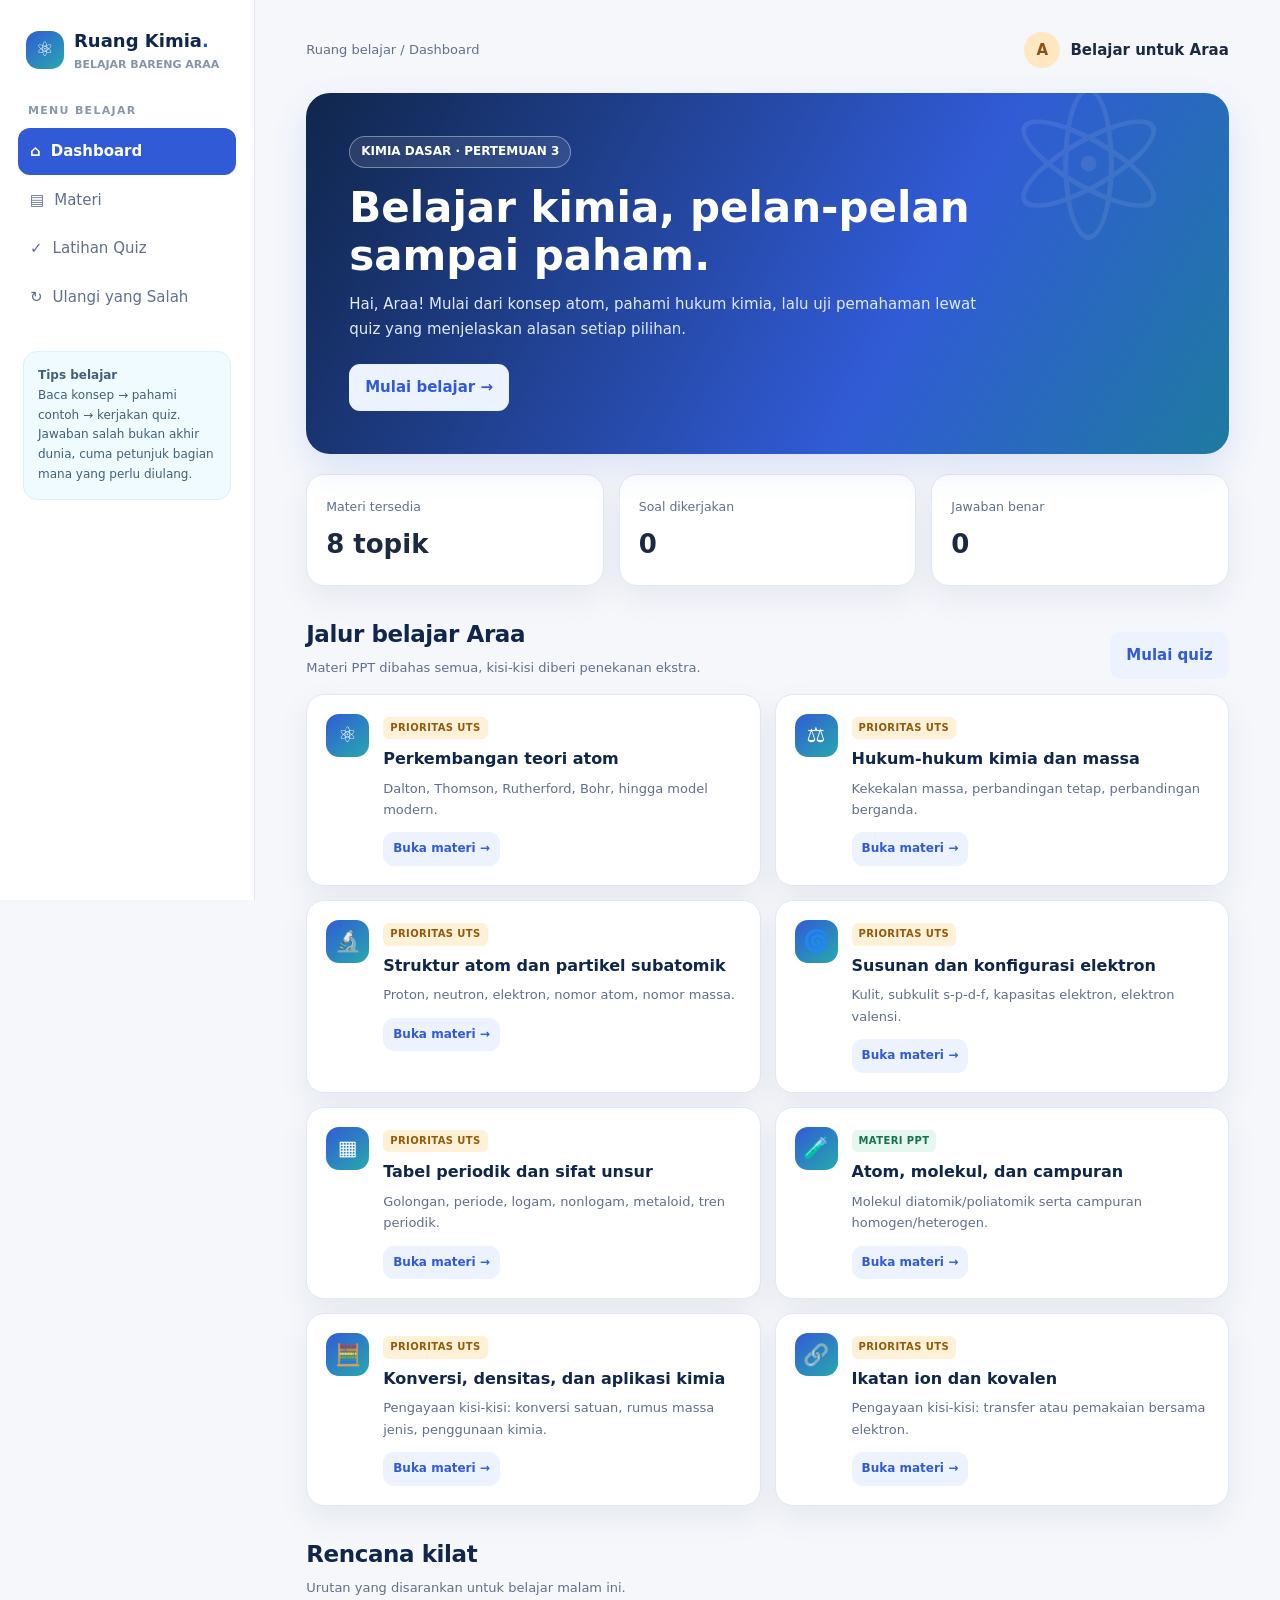
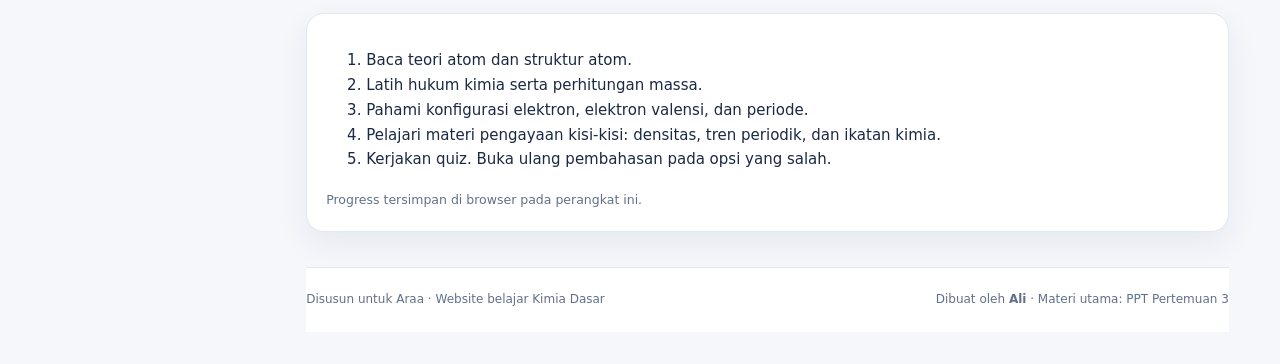
<file: Pertemuan 3/ruang-kimia-araa.html>
<!DOCTYPE html>
<html lang="id">
<head>
<meta charset="UTF-8"><meta name="viewport" content="width=device-width, initial-scale=1.0">
<title>Ruang Kimia Araa — Kimia Dasar Pertemuan 3</title>
<style>
:root{--ink:#172b4d;--muted:#64748b;--blue:#2457d6;--cyan:#dff6ff;--bg:#f5f8fc;--line:#e2e8f0;--green:#16845b;--red:#c2414b;--card:#fff}
*{box-sizing:border-box}body{margin:0;background:var(--bg);color:var(--ink);font:15px/1.65 Inter,ui-sans-serif,system-ui,-apple-system,"Segoe UI",sans-serif}
button{font:inherit;cursor:pointer}.layout{display:grid;grid-template-columns:255px 1fr;min-height:100vh}.side{background:#fff;border-right:1px solid var(--line);padding:26px 18px;position:sticky;top:0;height:100vh;overflow:auto}.brand{display:flex;align-items:center;gap:10px;font-weight:850;font-size:18px;margin:0 8px 28px}.logo{width:38px;height:38px;border-radius:13px;background:linear-gradient(135deg,#2457d6,#12b8c8);color:#fff;display:grid;place-items:center;font-size:20px}.eyebrow{font-size:11px;letter-spacing:1.3px;color:#8a98ad;font-weight:800;margin:24px 10px 8px}.nav{width:100%;text-align:left;border:0;background:transparent;color:#52627a;padding:11px 12px;border-radius:12px;margin:2px 0;display:flex;gap:10px;align-items:center}.nav.active,.nav:hover{background:#eaf2ff;color:var(--blue);font-weight:750}.side-note{margin:30px 5px 0;background:#f0fbff;border:1px solid #d6f2fa;border-radius:15px;padding:14px;font-size:12px;color:#436078}.main{padding:32px clamp(18px,4vw,58px);max-width:1500px;width:100%;margin:auto}.topline{display:flex;justify-content:space-between;gap:20px;align-items:center;margin-bottom:25px}.crumb{font-size:13px;color:var(--muted)}.profile{display:flex;align-items:center;gap:10px;font-weight:750}.avatar{width:36px;height:36px;border-radius:50%;background:#ffe7c2;display:grid;place-items:center;color:#895317;font-weight:850}.hero{background:linear-gradient(115deg,#153f9f,#2368d9 65%,#21b7c8);color:#fff;padding:clamp(25px,4vw,43px);border-radius:24px;position:relative;overflow:hidden;box-shadow:0 14px 35px #2457d620}.hero:after{content:"⚛";position:absolute;right:5%;top:-30px;font-size:210px;color:#ffffff16;line-height:1}.hero>*{position:relative;z-index:1}.pill{display:inline-block;border:1px solid #ffffff60;background:#ffffff18;border-radius:99px;padding:5px 11px;font-size:12px;font-weight:750}.hero h1{font-size:clamp(27px,4vw,42px);line-height:1.15;margin:16px 0 12px;max-width:670px}.hero p{color:#e1efff;max-width:650px;margin:0 0 22px}.btn{border:0;border-radius:11px;background:var(--blue);color:#fff;font-weight:750;padding:11px 16px}.btn.light{background:#fff;color:#204db7}.btn.ghost{background:#edf3ff;color:#2457d6}.stats{display:grid;grid-template-columns:repeat(3,1fr);gap:15px;margin:20px 0 30px}.stat,.panel,.topic-card,.quiz-card{background:var(--card);border:1px solid var(--line);border-radius:17px;padding:19px}.stat small{color:var(--muted)}.stat strong{display:block;font-size:26px;margin-top:5px}.section-head{display:flex;justify-content:space-between;align-items:end;gap:15px;margin:30px 0 15px}.section-head h2{margin:0;font-size:23px;letter-spacing:-.4px}.section-head p{margin:3px 0 0;color:var(--muted);font-size:13px}.grid{display:grid;grid-template-columns:repeat(2,minmax(0,1fr));gap:14px}.topic-card{display:flex;gap:14px;align-items:flex-start;transition:.15s}.topic-card:hover{border-color:#a8c4ff;transform:translateY(-1px)}.topic-icon{width:43px;height:43px;border-radius:13px;background:#eaf2ff;display:grid;place-items:center;font-size:21px;flex-shrink:0}.topic-card h3{margin:0 0 5px;font-size:16px}.topic-card p{margin:0 0 12px;color:var(--muted);font-size:13px}.topic-card button{font-size:12px;padding:7px 10px}.tag{display:inline-block;font-size:10px;font-weight:850;letter-spacing:.4px;border-radius:6px;padding:3px 7px;background:#fff0d8;color:#925b0c;margin-bottom:7px}.tag.extra{background:#e5f7ef;color:#16714f}.page-title{font-size:32px;line-height:1.2;margin:7px 0 8px}.lead{color:var(--muted);max-width:850px}.lesson-layout{display:grid;grid-template-columns:220px minmax(0,1fr);gap:20px;margin-top:24px}.toc{position:sticky;top:18px;align-self:start;background:#fff;border:1px solid var(--line);padding:15px;border-radius:15px}.toc a{display:block;text-decoration:none;color:#53657d;padding:7px 8px;border-radius:8px;font-size:13px}.toc a:hover{background:#edf4ff;color:var(--blue)}.lesson{min-width:0}.lesson section{background:#fff;border:1px solid var(--line);border-radius:17px;padding:clamp(18px,3vw,28px);margin-bottom:15px;scroll-margin-top:20px}.lesson h2{font-size:22px;margin:0 0 12px}.lesson h3{font-size:16px;margin:20px 0 7px}.lesson p{margin:8px 0}.lesson ul,.lesson ol{padding-left:22px}.formula{background:#f0f6ff;border:1px solid #dce8ff;border-radius:12px;padding:14px 16px;margin:12px 0;font-weight:700;color:#1747a8;overflow:auto}.callout{border-left:4px solid #24a6b7;background:#effcff;padding:13px 15px;border-radius:0 10px 10px 0;margin:14px 0}.priority{border-left-color:#e7a23a;background:#fff8e9}.mini-table{width:100%;border-collapse:collapse;margin:12px 0;font-size:13px}.mini-table th,.mini-table td{border:1px solid var(--line);padding:9px;text-align:left}.mini-table th{background:#f3f7fc}.quiz-top{display:flex;justify-content:space-between;gap:12px;align-items:center}.progress{height:7px;background:#e9eef5;border-radius:99px;overflow:hidden;margin:13px 0 20px}.progress span{display:block;height:100%;background:linear-gradient(90deg,#2457d6,#1db6c4);width:0;transition:.2s}.q-meta{color:var(--muted);font-size:13px}.question{font-size:21px;line-height:1.4;font-weight:800;margin:12px 0 20px}.options{display:grid;gap:10px}.option{width:100%;text-align:left;background:#fff;border:1.5px solid var(--line);border-radius:12px;padding:13px 15px;display:flex;gap:12px;align-items:flex-start;color:var(--ink)}.letter{width:27px;height:27px;border:1px solid #dbe3ef;border-radius:8px;display:grid;place-items:center;flex-shrink:0;font-size:12px;font-weight:800}.option:hover:not(:disabled){border-color:#86a8ff;background:#f8faff}.option.correct{border-color:#65c49c;background:#effbf5}.option.wrong{border-color:#e89a9f;background:#fff3f3}.option:disabled{cursor:default}.why{display:none;font-size:13px;color:#52627a;margin-top:5px}.option.showwhy .why{display:block}.option.correct .letter{background:#d5f5e5;border-color:#a3e4c5;color:#126b47}.option.wrong .letter{background:#ffe0e1;border-color:#f6bfc2;color:#a32e38}.feedback{margin-top:16px;padding:15px;border-radius:13px;display:none}.feedback.show{display:block}.feedback.good{background:#eafaf2;border:1px solid #c2ecd6}.feedback.bad{background:#fff2f2;border:1px solid #f5cbcb}.feedback strong{display:block;margin-bottom:5px}.quiz-actions{display:flex;justify-content:space-between;gap:10px;margin-top:18px}.filter{display:flex;gap:8px;flex-wrap:wrap;margin:18px 0}.filter button{border:1px solid var(--line);border-radius:99px;background:#fff;padding:8px 12px;color:#52627a;font-size:12px}.filter button.active{background:#eaf2ff;color:var(--blue);border-color:#b7ccff;font-weight:800}.result{text-align:center;padding:35px 20px}.result .score{font-size:56px;font-weight:900;color:var(--blue)}.result h2{margin:5px 0}.empty{color:var(--muted);padding:30px;text-align:center}.footer{border-top:1px solid var(--line);padding:22px 0;margin-top:35px;color:var(--muted);font-size:12px;display:flex;justify-content:space-between;gap:15px;flex-wrap:wrap}.hidden{display:none!important}
@media(max-width:850px){.layout{grid-template-columns:1fr}.side{height:auto;position:relative;padding:12px 14px;border-right:0;border-bottom:1px solid var(--line)}.brand{margin:0 6px 10px}.eyebrow,.side-note{display:none}.nav-wrap{display:flex;overflow:auto;gap:5px}.nav{white-space:nowrap;width:auto;margin:0;padding:9px 12px}.main{padding:22px 16px}.lesson-layout{grid-template-columns:1fr}.toc{position:relative;top:0;display:flex;gap:5px;overflow:auto}.toc a{white-space:nowrap}.grid{grid-template-columns:1fr}.stats{gap:9px}.stat{padding:13px}.stat strong{font-size:22px}.hero:after{right:-25px;font-size:150px}.topline{align-items:flex-start}.crumb{max-width:60%}}
@media(max-width:470px){.stats{grid-template-columns:1fr 1fr}.stats .stat:last-child{grid-column:span 2}.profile span{display:none}.question{font-size:18px}.hero{border-radius:18px}.quiz-actions .btn{padding:10px 12px}}
</style>
<link rel="stylesheet" href="../shared-theme.css">
</head>
<body>
<div class="layout">
<aside class="side">
 <div class="brand"><div class="logo">⚛</div><div>Ruang Kimia<span style="color:#2457d6">.</span><div style="font-size:11px;color:#8795a9;font-weight:600">BELAJAR BARENG ARAA</div></div></div>
 <div class="eyebrow">MENU BELAJAR</div>
 <div class="nav-wrap">
 <button class="nav active" data-page="home">⌂ <span>Dashboard</span></button>
 <button class="nav" data-page="materi">▤ <span>Materi</span></button>
 <button class="nav" data-page="quiz">✓ <span>Latihan Quiz</span></button>
 <button class="nav" data-page="review">↻ <span>Ulangi yang Salah</span></button>
 </div>
 <div class="side-note"><strong>Tips belajar</strong><br>Baca konsep → pahami contoh → kerjakan quiz. Jawaban salah bukan akhir dunia, cuma petunjuk bagian mana yang perlu diulang.</div>
</aside>
<main class="main">
<div class="topline"><div class="crumb">Ruang belajar / <span id="crumb">Dashboard</span></div><div class="profile"><div class="avatar">A</div><span>Belajar untuk Araa</span></div></div>
<div id="app"></div>
<div class="footer"><span>Disusun untuk Araa · Website belajar Kimia Dasar</span><span>Dibuat oleh <strong>Ali</strong> · Materi utama: PPT Pertemuan 3</span></div>
</main>
</div>
<script>
const topics=[
{id:'teori',icon:'⚛️',title:'Perkembangan teori atom',desc:'Dalton, Thomson, Rutherford, Bohr, hingga model modern.',priority:true,body:`<section id="teori"><h2>1. Apa itu teori atom?</h2><p>Atom adalah bagian dasar suatu unsur yang mempertahankan identitas unsur tersebut. Model atom berkembang ketika eksperimen baru menunjukkan bahwa model lama belum menjelaskan semua bukti.</p><div class="callout priority"><b>Fokus kisi-kisi:</b> hafalkan nama ilmuwan, eksperimen, dan kesimpulan yang benar. Jangan hanya menghafal urutan tahun.</div><h3>Perjalanan model atom</h3><table class="mini-table"><tr><th>Ilmuwan</th><th>Eksperimen/gagasan</th><th>Kesimpulan utama</th></tr><tr><td>John Dalton</td><td>Teori atom</td><td>Zat tersusun dari atom; atom unsur berbeda memiliki sifat/massa khas; atom bergabung dalam rasio bilangan bulat.</td></tr><tr><td>J. J. Thomson</td><td>Sinar katoda</td><td>Menemukan elektron serta rasio muatan terhadap massa elektron.</td></tr><tr><td>R. A. Millikan</td><td>Tetes minyak</td><td>Mengukur muatan elektron; bersama informasi rasio muatan/massa memungkinkan massa elektron ditentukan.</td></tr><tr><td>Ernest Rutherford</td><td>Hamburan partikel alfa pada lempeng logam tipis</td><td>Atom sebagian besar ruang kosong; muatan positif dan sebagian besar massa terpusat di inti.</td></tr><tr><td>Niels Bohr</td><td>Model tingkat energi</td><td>Elektron memiliki tingkat energi tertentu (gagasan penting dalam model Bohr).</td></tr><tr><td>Model mekanika kuantum</td><td>Model modern</td><td>Elektron dijelaskan dengan keadaan/orbital probabilistik, bukan lintasan planet yang pasti.</td></tr></table><h3>Batas teori Dalton</h3><p>Model Dalton menyatakan atom tidak dapat dibagi. Penemuan partikel subatomik kemudian menunjukkan bahwa atom memiliki struktur internal. Selain itu, isotop menunjukkan atom unsur yang sama dapat memiliki jumlah neutron dan massa berbeda.</p><div class="formula">Ingat: Thomson → elektron · Millikan → muatan elektron · Rutherford → inti atom · Bohr → tingkat energi</div></section>`},
{id:'hukum',icon:'⚖️',title:'Hukum-hukum kimia dan massa',desc:'Kekekalan massa, perbandingan tetap, perbandingan berganda.',priority:true,body:`<section id="hukum"><h2>2. Hukum kimia dan perhitungan massa</h2><h3>Hukum kekekalan massa — Lavoisier</h3><p>Dalam reaksi kimia, massa total pereaksi sama dengan massa total produk jika seluruh zat diperhitungkan. Atom tidak diciptakan atau dimusnahkan dalam reaksi kimia biasa, melainkan disusun ulang.</p><div class="formula">Massa total pereaksi = massa total produk</div><p><b>Contoh:</b> jika 12 g zat A bereaksi sempurna dengan 8 g zat B, total produk adalah 20 g. Jika produk yang diketahui 15 g dan hanya ada satu produk lain, massa produk lain = 20 − 15 = 5 g.</p><div class="callout">Eksperimen wadah tertutup penting karena gas yang keluar dari wadah terbuka dapat membuat massa yang ditimbang tampak berkurang.</div><h3>Hukum perbandingan tetap — Joseph Proust</h3><p>Senyawa murni selalu mengandung unsur-unsur dengan perbandingan massa yang tetap, dari sampel ke sampel. Menurut slide, air H₂O memiliki rasio massa H:O = 1:8.</p><div class="formula">Jika rasio massa A:B = a:b, maka mA/mB = a/b</div><p><b>Contoh:</b> dalam 18 g air, rasio H:O = 1:8 berarti total 9 bagian. Massa H = 18 × 1/9 = 2 g; massa O = 18 × 8/9 = 16 g.</p><h3>Hukum perbandingan berganda — Dalton</h3><p>Jika dua unsur membentuk lebih dari satu senyawa, untuk massa salah satu unsur yang sama, massa unsur lainnya berbanding sebagai bilangan bulat sederhana.</p><p><b>Contoh konsep dari slide:</b> rasio massa N:O untuk NO adalah 7:8, sedangkan untuk senyawa lain dapat menjadi 7:16. Dengan massa N sama, massa O berbanding 8:16 = 1:2.</p><h3>Latihan perhitungan massa</h3><ol><li>Jumlahkan massa semua pereaksi yang bereaksi.</li><li>Samakan dengan massa total semua produk.</li><li>Kurangi massa total dengan bagian yang sudah diketahui.</li><li>Untuk hukum perbandingan tetap, gunakan rasio massa unsur, bukan rasio jumlah atom secara langsung.</li></ol><div class="callout priority"><b>Fokus kisi-kisi:</b> bedakan tiga hukum: kekekalan massa (total massa), perbandingan tetap (satu senyawa, rasio tetap), perbandingan berganda (dua unsur membentuk beberapa senyawa).</div></section>`},
{id:'struktur',icon:'🔬',title:'Struktur atom dan partikel subatomik',desc:'Proton, neutron, elektron, nomor atom, nomor massa.',priority:true,body:`<section id="struktur"><h2>3. Struktur atom</h2><p>Atom memiliki inti yang berisi proton dan neutron, serta elektron di sekitar inti.</p><table class="mini-table"><tr><th>Partikel</th><th>Muatan relatif</th><th>Lokasi</th><th>Massa relatif (perkiraan)</th></tr><tr><td>Proton</td><td>+1</td><td>Inti</td><td>1 u</td></tr><tr><td>Neutron</td><td>0</td><td>Inti</td><td>1 u</td></tr><tr><td>Elektron</td><td>−1</td><td>Daerah elektron/orbital</td><td>Sangat kecil dibanding proton</td></tr></table><div class="formula">Nomor atom (Z) = jumlah proton<br>Nomor massa (A) = proton + neutron<br>Neutron = A − Z</div><p>Untuk atom netral, jumlah elektron = jumlah proton. Untuk ion, jumlah elektron berubah sesuai muatannya.</p><ul><li>Ion +2 berarti atom kehilangan 2 elektron.</li><li>Ion −1 berarti atom menerima 1 elektron.</li></ul><h3>Isotop</h3><p>Isotop adalah atom-atom dari unsur yang sama (jumlah proton sama) tetapi jumlah neutronnya berbeda. Akibatnya nomor massa berbeda. Contoh isotop hidrogen disebutkan dalam slide.</p><h3>Massa atom relatif dari isotop</h3><p>Massa atom rata-rata dihitung sebagai rata-rata tertimbang berdasarkan kelimpahan isotop. Ubah persen menjadi pecahan desimal terlebih dahulu.</p><div class="formula">Massa atom rata-rata = Σ (fraksi kelimpahan × massa isotop)</div><p><b>Contoh dari slide:</b> boron memiliki 19,9% isotop bermassa 10,0 u dan 80,1% isotop bermassa 11,0 u.</p><div class="formula">(0,199 × 10,0) + (0,801 × 11,0) = 10,801 ≈ 10,8 u</div><div class="callout priority"><b>Fokus kisi-kisi:</b> ketika diberi notasi atom, tentukan Z, A, proton, neutron, dan elektron. Jangan tertukar: nomor massa bukan jumlah neutron saja.</div></section>`},
{id:'elektron',icon:'🌀',title:'Susunan dan konfigurasi elektron',desc:'Kulit, subkulit s-p-d-f, kapasitas elektron, elektron valensi.',priority:true,body:`<section id="elektron"><h2>4. Susunan dan konfigurasi elektron</h2><p>Menurut materi, energi elektron pada atom terkuantifikasi. Elektron tersusun pada tingkat energi yang disebut kulit, yang dibagi menjadi subkulit s, p, d, dan f. Orbital bukan lintasan dengan jarak pasti; model modern menjelaskan daerah probabilitas elektron.</p><table class="mini-table"><tr><th>Subkulit</th><th>Kapasitas maksimum</th><th>Jumlah orbital</th></tr><tr><td>s</td><td>2 elektron</td><td>1</td></tr><tr><td>p</td><td>6 elektron</td><td>3</td></tr><tr><td>d</td><td>10 elektron</td><td>5</td></tr><tr><td>f</td><td>14 elektron</td><td>7</td></tr></table><h3>Urutan pengisian dasar</h3><div class="formula">1s → 2s → 2p → 3s → 3p → 4s → 3d → 4p</div><p>Konfigurasi ditulis dengan angka kulit, huruf subkulit, dan superskrip jumlah elektron. Jumlah superskrip harus sama dengan jumlah elektron atom/ion yang dikonfigurasi.</p><p><b>Contoh dari slide:</b> B: 1s² 2s² 2p¹; C: 1s² 2s² 2p²; N: 1s² 2s² 2p³; O: 1s² 2s² 2p⁴; F: 1s² 2s² 2p⁵.</p><h3>Elektron valensi</h3><p>Elektron valensi adalah elektron pada kulit terluar. Elektron inti (core electrons) berada pada kulit yang lebih dalam. Untuk unsur golongan utama, elektron valensi berkaitan erat dengan kecenderungan ikatan dan sifat kimia.</p><div class="callout priority"><b>Fokus kisi-kisi:</b> hitung total elektron terlebih dahulu, isi subkulit sesuai urutan, lalu identifikasi kulit terluar untuk menentukan elektron valensi.</div></section>`},
{id:'periodik',icon:'▦',title:'Tabel periodik dan sifat unsur',desc:'Golongan, periode, logam, nonlogam, metaloid, tren periodik.',priority:true,body:`<section id="periodik"><h2>5. Tabel periodik dan sifat unsur</h2><p>Sifat unsur menunjukkan pola berulang ketika unsur disusun berdasarkan nomor atom. Tabel periodik membantu mengelompokkan unsur dengan sifat kimia yang mirip.</p><ul><li><b>Golongan:</b> kolom vertikal. Unsur dalam golongan tertentu memiliki kemiripan sifat kimia.</li><li><b>Periode:</b> baris horizontal.</li><li><b>Logam:</b> umumnya penghantar panas/listrik yang baik, dapat ditempa (malleable) dan ditarik menjadi kawat (ductile).</li><li><b>Nonlogam:</b> umumnya penghantar yang buruk; padatan nonlogam cenderung rapuh.</li><li><b>Metaloid/semi-logam:</b> sifat antara logam dan nonlogam.</li></ul><h3>Tren periodik (pengayaan kisi-kisi)</h3><p>Ringkasan tren umum unsur golongan utama:</p><table class="mini-table"><tr><th>Sifat</th><th>Dalam satu periode (kiri → kanan)</th><th>Dalam satu golongan (atas → bawah)</th></tr><tr><td>Jari-jari atom</td><td>Cenderung mengecil</td><td>Cenderung membesar</td></tr><tr><td>Energi ionisasi</td><td>Cenderung membesar</td><td>Cenderung mengecil</td></tr><tr><td>Elektronegativitas</td><td>Cenderung membesar</td><td>Cenderung mengecil</td></tr></table><p>Tren tersebut merupakan kecenderungan umum dan memiliki beberapa pengecualian. Slide menampilkan topik jari-jari atom, tetapi tidak memberikan uraian rinci untuk semua tren di atas.</p><div class="callout priority"><b>Fokus kisi-kisi:</b> periode = baris; golongan = kolom. Untuk pertanyaan tren, perhatikan arah perbandingan unsur.</div></section>`},
{id:'molekul',icon:'🧪',title:'Atom, molekul, dan campuran',desc:'Molekul diatomik/poliatomik serta campuran homogen/heterogen.',priority:false,body:`<section id="molekul"><h2>6. Atom, molekul, dan campuran</h2><p>Slide menjelaskan molekul diatomik sebagai molekul yang terdiri dari dua atom. Contoh molekul unsur diatomik yang dicantumkan: H₂, O₂, N₂, Br₂, dan Cl₂.</p><ul><li><b>Atom:</b> satu unit atom dari suatu unsur.</li><li><b>Molekul:</b> gabungan dua atau lebih atom yang terikat.</li><li><b>Diatomik:</b> terdiri dari dua atom, misalnya O₂.</li><li><b>Poliatomik:</b> terdiri dari lebih dari dua atom, misalnya H₂O atau O₃.</li></ul><h3>Campuran</h3><p>Campuran homogen memiliki komposisi seragam pada skala yang diamati; campuran heterogen tidak seragam dan dapat memiliki fase/komponen yang berbeda. Slide memberi contoh untuk dianalisis: air berlumpur, cat dinding, semen, dan minuman bersoda. Klasifikasi beberapa contoh bisa bergantung pada kondisi dan definisi campuran yang digunakan di kelas.</p><div class="callout">Cara cepat: tanyakan apakah komposisi tampak seragam dan apakah komponen/fasenya dapat dibedakan. Jangan menganggap semua cairan otomatis homogen.</div></section>`},
{id:'massa',icon:'🧮',title:'Konversi, densitas, dan aplikasi kimia',desc:'Pengayaan kisi-kisi: konversi satuan, rumus massa jenis, penggunaan kimia.',priority:true,extra:true,body:`<section id="massa"><h2>7. Konversi satuan, densitas, dan aplikasi kimia</h2><p><span class="tag extra">Pengayaan kisi-kisi</span> Topik ini tidak dijelaskan rinci pada slide Pertemuan 3 yang diunggah, jadi bagian berikut adalah materi tambahan untuk membantu persiapan kisi-kisi, bukan kutipan dari PPT.</p><h3>Konversi satuan</h3><p>Gunakan faktor konversi yang nilainya sama dengan 1 agar satuan lama dapat dicoret dan satuan tujuan tersisa.</p><div class="formula">1 kg = 1000 g · 1 g = 1000 mg · 1 L = 1000 mL<br>1 mL = 1 cm³</div><p><b>Contoh:</b> 2,5 kg = 2,5 × 1000 = 2500 g. Untuk luas atau volume, faktor konversi ikut dipangkatkan: 1 cm³ = (10⁻² m)³ = 10⁻⁶ m³.</p><h3>Densitas / massa jenis</h3><div class="formula">ρ = m / V &nbsp; · &nbsp; m = ρV &nbsp; · &nbsp; V = m/ρ</div><p>ρ adalah densitas, m massa, V volume. Satuan umum g/mL, g/cm³, atau kg/m³. Pastikan satuan massa dan volume konsisten sebelum menghitung.</p><p><b>Contoh:</b> benda bermassa 40 g memiliki volume 10 cm³. Densitas = 40/10 = 4 g/cm³.</p><h3>Aplikasi kimia</h3><p>Kimia digunakan untuk memahami komposisi dan perubahan materi: pengembangan obat, pengolahan air, bahan pangan, baterai, pupuk, material, kosmetik, dan pengendalian pencemaran. Saat menjawab, kaitkan aplikasi dengan sifat atau reaksi kimia yang dimanfaatkan.</p></section>`},
{id:'ikatan',icon:'🔗',title:'Ikatan ion dan kovalen',desc:'Pengayaan kisi-kisi: transfer atau pemakaian bersama elektron.',priority:true,extra:true,body:`<section id="ikatan"><h2>8. Ikatan ion dan kovalen</h2><p><span class="tag extra">Pengayaan kisi-kisi</span> Ikatan kimia tidak dibahas rinci dalam PPT ini. Bagian berikut adalah tambahan berdasarkan kisi-kisi.</p><table class="mini-table"><tr><th>Aspek</th><th>Ikatan ion</th><th>Ikatan kovalen</th></tr><tr><td>Elektron</td><td>Terjadi transfer elektron; terbentuk kation dan anion yang tarik-menarik.</td><td>Atom memakai pasangan elektron bersama.</td></tr><tr><td>Umumnya</td><td>Logam + nonlogam</td><td>Nonlogam + nonlogam</td></tr><tr><td>Contoh</td><td>NaCl, MgO</td><td>H₂O, CO₂, O₂</td></tr></table><p>Contoh NaCl: natrium melepas satu elektron menjadi Na⁺, klorin menerima satu elektron menjadi Cl⁻. Tarikan elektrostatik antarion membentuk senyawa ion.</p><p>Contoh H₂O: oksigen dan hidrogen berbagi elektron melalui ikatan kovalen.</p><div class="callout priority"><b>Jebakan soal:</b> ikatan ion bukan berarti elektron “dipakai bersama”; pemakaian bersama elektron adalah ciri ikatan kovalen.</div></section>`}
];
const questions=[
{t:'teori',q:'Ilmuwan yang menghubungkan eksperimen sinar katoda dengan penemuan elektron adalah …',o:[['John Dalton','Dalton mengusulkan teori atom, bukan penemu elektron melalui sinar katoda.'],['J. J. Thomson','Benar. Percobaan sinar katoda menunjukkan adanya elektron.'],['Ernest Rutherford','Rutherford dikenal dari eksperimen hamburan partikel alfa dan inti atom.'],['Joseph Proust','Proust mengusulkan hukum perbandingan tetap.']],a:1,e:'Sinar katoda merupakan bukti bahwa atom memiliki partikel bermuatan negatif.'},
{t:'teori',q:'Kesimpulan utama eksperimen lempeng logam tipis Rutherford adalah …',o:[['Elektron memiliki tingkat energi diskret','Gagasan tingkat energi dikaitkan dengan model Bohr.'],['Atom berupa bola pejal yang tidak dapat dibagi','Ini lebih dekat dengan gambaran awal Dalton dan tidak menjelaskan hasil hamburan.'],['Atom sebagian besar ruang kosong dengan inti kecil bermuatan positif','Benar. Sebagian besar partikel alfa lewat, sebagian kecil dibelokkan kuat.'],['Semua atom suatu unsur selalu memiliki jumlah neutron sama','Isotop membantah pernyataan ini.']],a:2,e:'Sebagian besar partikel alfa diteruskan, sedangkan sedikit yang dibelokkan besar, menunjukkan inti yang kecil dan padat.'},
{t:'teori',q:'Ilmuwan yang dikaitkan dengan eksperimen tetes minyak pada materi adalah …',o:[['R. A. Millikan','Benar. Eksperimen tetes minyak digunakan untuk mengukur muatan elektron.'],['J. J. Thomson','Thomson terkait eksperimen sinar katoda.'],['Lavoisier','Lavoisier membuktikan kekekalan massa.'],['Bohr','Bohr mengembangkan model tingkat energi.']],a:0,e:'Ingat pasangan eksperimen: sinar katoda–Thomson; tetes minyak–Millikan.'},
{t:'hukum',q:'Dalam reaksi tertutup, 15 g pereaksi A bereaksi dengan 9 g pereaksi B. Berapa massa total produk?',o:[['6 g','Ini selisih 15 − 9, bukan jumlah massa pereaksi.'],['24 g','Benar. Kekekalan massa: 15 + 9 = 24 g.'],['135 g','Ini hasil perkalian, tidak sesuai hukum kekekalan massa.'],['Tidak dapat ditentukan','Massa total dapat ditentukan jika semua pereaksi dihitung dan reaksi berlangsung dalam sistem tertutup.']],a:1,e:'Massa total pereaksi = massa total produk, jadi 15 + 9 = 24 g.'},
{t:'hukum',q:'Hukum yang menyatakan komposisi massa unsur dalam senyawa murni selalu tetap adalah …',o:[['Hukum kekekalan massa','Hukum ini membandingkan massa total sebelum dan sesudah reaksi.'],['Hukum perbandingan berganda','Hukum ini membandingkan rasio massa ketika dua unsur membentuk beberapa senyawa.'],['Hukum perbandingan tetap','Benar. Ini hukum yang diusulkan Joseph Proust.'],['Hukum gravitasi','Bukan hukum komposisi kimia.']],a:2,e:'Perbandingan tetap berlaku untuk senyawa murni yang sama, apa pun sumber sampelnya.'},
{t:'hukum',q:'Air memiliki rasio massa H:O = 1:8. Dalam 27 g air, massa oksigen adalah …',o:[['3 g','Ini massa hidrogen, karena 1 dari total 9 bagian.'],['8 g','Angka 8 adalah rasio bagian oksigen, bukan massanya langsung.'],['24 g','Benar. Oksigen = 27 × 8/9 = 24 g.'],['25 g','Tidak sesuai perhitungan rasio 1:8.']],a:2,e:'Total bagian = 1 + 8 = 9. Massa O = 27 × 8/9 = 24 g; massa H = 3 g.'},
{t:'hukum',q:'Hukum perbandingan berganda membahas situasi ketika …',o:[['Massa total pereaksi sama dengan massa produk','Itu hukum kekekalan massa.'],['Dua unsur membentuk beberapa senyawa dengan rasio massa bilangan bulat sederhana','Benar. Massa salah satu unsur dibuat sama untuk membandingkan massa unsur lainnya.'],['Semua sampel air punya rasio H:O yang sama','Itu hukum perbandingan tetap.'],['Elektron berpindah tingkat energi','Ini terkait struktur atom, bukan hukum perbandingan berganda.']],a:1,e:'Kata kunci: dua unsur yang sama, beberapa senyawa, rasio bilangan bulat sederhana.'},
{t:'struktur',q:'Atom netral memiliki nomor atom Z = 17 dan nomor massa A = 35. Jumlah proton, neutron, elektron adalah …',o:[['17, 18, 17','Benar. Proton = Z, neutron = A − Z = 18, elektron = proton untuk atom netral.'],['35, 17, 18','Nomor massa bukan jumlah proton; elektron netral juga bukan 18.'],['17, 35, 17','35 adalah proton + neutron, bukan jumlah neutron.'],['18, 17, 17','Neutron dan proton tertukar.']],a:0,e:'p = 17; n = 35 − 17 = 18; e = 17 karena atom netral.'},
{t:'struktur',q:'Ion Ca²⁺ memiliki nomor atom 20. Jumlah elektronnya adalah …',o:[['22','Muatan positif berarti kehilangan elektron, bukan menerima.'],['20','Ini jumlah proton, tetapi ion Ca²⁺ telah kehilangan dua elektron.'],['18','Benar. 20 proton, kehilangan 2 elektron → 18 elektron.'],['2','Angka 2 menunjukkan muatan ion, bukan jumlah elektron.']],a:2,e:'Kation 2+ memiliki dua elektron lebih sedikit daripada atom netral: 20 − 2 = 18.'},
{t:'struktur',q:'Apa yang membedakan isotop dari unsur yang sama?',o:[['Jumlah proton','Jumlah proton sama untuk unsur yang sama.'],['Jumlah neutron','Benar. Isotop memiliki jumlah proton sama tetapi neutron berbeda.'],['Simbol unsur','Isotop masih merupakan unsur yang sama.'],['Nomor atom','Nomor atom sama karena jumlah protonnya sama.']],a:1,e:'Isotop memiliki Z sama, tetapi A berbeda karena jumlah neutron berbeda.'},
{t:'struktur',q:'Boron terdiri dari 19,9% isotop bermassa 10,0 u dan 80,1% bermassa 11,0 u. Massa atom rata-ratanya mendekati …',o:[['10,0 u','Mengabaikan kontribusi isotop bermassa 11,0 u yang lebih melimpah.'],['10,8 u','Benar. 0,199×10,0 + 0,801×11,0 = 10,801 u.'],['11,0 u','Mengabaikan kontribusi isotop bermassa 10,0 u.'],['21,0 u','Massa isotop tidak dijumlahkan begitu saja; harus dirata-ratakan dengan kelimpahan.']],a:1,e:'Gunakan kelimpahan sebagai desimal lalu kalikan dengan massa masing-masing isotop.'},
{t:'elektron',q:'Kapasitas maksimum subkulit p adalah …',o:[['2 elektron','Kapasitas subkulit s adalah 2 elektron.'],['6 elektron','Benar. Subkulit p memiliki tiga orbital, masing-masing menampung dua elektron.'],['10 elektron','Ini kapasitas subkulit d.'],['14 elektron','Ini kapasitas subkulit f.']],a:1,e:'Kapasitas subkulit: s=2, p=6, d=10, f=14.'},
{t:'elektron',q:'Konfigurasi elektron boron (Z = 5) yang sesuai dengan contoh di slide adalah …',o:[['1s² 2s² 2p¹','Benar. Jumlah elektron = 2 + 2 + 1 = 5.'],['1s² 2s² 2p³','Jumlahnya 7 elektron, bukan 5.'],['1s² 2p³','Jumlahnya 5, tetapi pengisian subkulit 2s dilewati sehingga tidak benar untuk keadaan dasar.'],['1s² 2s¹ 2p²','Jumlahnya 5 tetapi tidak mengikuti konfigurasi keadaan dasar yang energinya lebih rendah.']],a:0,e:'Isi subkulit mengikuti urutan energi: 1s, 2s, kemudian 2p.'},
{t:'elektron',q:'Konfigurasi elektron oksigen adalah 1s² 2s² 2p⁴. Jumlah elektron valensinya adalah …',o:[['2','Ini hanya menghitung elektron pada subkulit 2s.'],['4','Ini hanya menghitung elektron pada subkulit 2p.'],['6','Benar. Kulit terluar n=2 berisi 2 + 4 = 6 elektron.'],['8','Ini jumlah total elektron oksigen netral, bukan elektron valensi.']],a:2,e:'Elektron valensi berada pada kulit terluar. Untuk O, kulit n=2 memiliki 2s² 2p⁴, total 6.'},
{t:'periodik',q:'Baris horizontal pada tabel periodik disebut …',o:[['Golongan','Golongan adalah kolom vertikal.'],['Periode','Benar. Periode merupakan baris horizontal.'],['Subkulit','Subkulit adalah bagian dari susunan elektron.'],['Isotop','Isotop dibedakan berdasarkan neutron.']],a:1,e:'Cara mengingat: periode = baris; golongan = kolom.'},
{t:'periodik',q:'Sifat yang umumnya dimiliki logam menurut slide adalah …',o:[['Penghantar panas dan listrik yang baik','Benar. Logam juga umumnya dapat ditempa dan ditarik menjadi kawat.'],['Selalu rapuh dan isolator','Lebih sesuai dengan banyak padatan nonlogam.'],['Tidak dapat dibentuk menjadi lembaran','Berlawanan dengan sifat malleable.'],['Semua berwujud gas','Bukan sifat umum logam.']],a:0,e:'Logam umumnya konduktor baik, malleable (dapat ditempa), dan ductile (dapat ditarik menjadi kawat).'},
{t:'periodik',q:'Secara umum, jari-jari atom ketika bergerak dari kiri ke kanan dalam satu periode …',o:[['Membesar','Tren umumnya berlawanan.'],['Mengecil','Benar. Muatan inti efektif umumnya meningkat sehingga elektron tertarik lebih kuat.'],['Selalu sama','Jari-jari atom berubah secara periodik.'],['Tidak memiliki pola sama sekali','Ada tren umum, meskipun terdapat pengecualian dan definisi pengukuran.']],a:1,e:'Ini materi pengayaan kisi-kisi; slide hanya menampilkan judul jari-jari atom tanpa uraian rinci.'},
{t:'molekul',q:'Manakah yang merupakan molekul diatomik yang dicantumkan pada slide?',o:[['H₂','Benar. Molekul hidrogen terdiri dari dua atom H.'],['H₂O','Terdiri dari tiga atom, jadi bukan diatomik.'],['O₃','Terdiri dari tiga atom oksigen.'],['CH₄','Terdiri dari lima atom total.']],a:0,e:'Diatomik berarti tepat dua atom. Contoh pada slide: H₂, O₂, N₂, Br₂, dan Cl₂.'},
{t:'molekul',q:'Campuran homogen paling tepat digambarkan sebagai campuran yang …',o:[['Komposisinya seragam pada skala pengamatan','Benar. Komponen tidak tampak terpisah pada skala tersebut.'],['Selalu terdiri dari dua lapisan','Dua lapisan biasanya menandakan campuran heterogen.'],['Selalu berupa padatan','Campuran homogen bisa berupa gas, cairan, atau padatan.'],['Tidak memiliki lebih dari satu zat','Campuran justru terdiri dari beberapa zat.']],a:0,e:'Homogen berarti seragam; heterogen berarti tidak seragam atau komponen/fasenya berbeda.'},
{t:'massa',q:'2,5 kg sama dengan …',o:[['25 g','Konversi ini terlalu kecil. 1 kg = 1000 g.'],['250 g','Faktor konversi belum diterapkan dengan benar.'],['2500 g','Benar. 2,5 × 1000 = 2500 g.'],['25.000 g','Ini sepuluh kali terlalu besar.']],a:2,e:'Kalikan kg dengan 1000 untuk mengubah menjadi gram.'},
{t:'massa',q:'Sebuah benda memiliki massa 40 g dan volume 10 cm³. Densitasnya adalah …',o:[['0,25 g/cm³','Ini hasil V/m, bukan m/V.'],['4 g/cm³','Benar. ρ = m/V = 40/10 = 4 g/cm³.'],['30 g/cm³','Ini hasil selisih massa dan volume, tidak bermakna sebagai densitas.'],['400 g/cm³','Ini hasil perkalian, bukan pembagian.']],a:1,e:'Densitas adalah massa dibagi volume. Pastikan satuan ditulis sebagai g/cm³.'},
{t:'ikatan',q:'Ikatan yang terbentuk melalui pemakaian bersama pasangan elektron adalah …',o:[['Ikatan ion','Ikatan ion berkaitan dengan transfer elektron dan tarik-menarik ion.'],['Ikatan kovalen','Benar. Atom berbagi satu atau lebih pasangan elektron.'],['Ikatan logam saja','Ikatan logam melibatkan elektron terdelokalisasi, bukan pasangan bersama antar dua atom seperti model kovalen dasar.'],['Ikatan neutron','Bukan kategori ikatan kimia.']],a:1,e:'Kovalen = berbagi elektron; ion = transfer elektron membentuk ion bermuatan berlawanan.'},
{t:'ikatan',q:'Natrium membentuk Na⁺ dan klorin membentuk Cl⁻. Ikatan dalam NaCl terutama adalah …',o:[['Kovalen karena elektron dibagi rata','NaCl dijelaskan terutama sebagai tarik-menarik elektrostatik antara ion Na⁺ dan Cl⁻.'],['Ion karena terbentuk kation dan anion','Benar. Transfer elektron membentuk ion bermuatan berlawanan.'],['Tidak ada ikatan','Ion-ion saling tarik-menarik.'],['Ikatan hidrogen','Ikatan hidrogen adalah interaksi antarmolekul khusus, bukan penjelasan utama NaCl.']],a:1,e:'Na melepas elektron dan Cl menerima elektron; ion-ion berlawanan muatan saling tarik-menarik.'},
{t:'struktur',q:'Satuan massa atom u didefinisikan berdasarkan …',o:[['Massa satu proton tepat 1 gram','Satu proton massanya jauh lebih kecil dari satu gram.'],['1/12 massa satu atom karbon-12','Benar. Ini definisi satuan massa atom yang tercantum di slide.'],['Massa satu elektron','Elektron bukan acuan definisi u.'],['Massa satu molekul air','Bukan acuan definisi satuan u.']],a:1,e:'Slide menyebut 1 u = 1/12 massa satu atom ¹²C, sekitar 1,661 × 10⁻²⁴ g.'},
{t:'hukum',q:'Dalam reaksi, massa total produk terukur lebih kecil daripada massa pereaksi karena gas keluar dari wadah terbuka. Penjelasan terbaik adalah …',o:[['Hukum kekekalan massa selalu salah','Hukum tetap berlaku; sistem yang diukur tidak mencakup gas yang keluar.'],['Sebagian materi keluar sehingga tidak ikut ditimbang','Benar. Sistem terbuka dapat membuat massa terukur tampak berkurang.'],['Atom berubah menjadi energi dalam setiap reaksi biasa','Bukan penjelasan untuk reaksi kimia biasa ini.'],['Produk tidak memiliki massa','Semua materi produk memiliki massa.']],a:1,e:'Ukur seluruh zat dalam sistem tertutup agar perbandingan massa sebelum dan sesudah reaksi dapat diuji.'},
{t:'teori',q:'Menurut model Dalton, reaksi kimia pada dasarnya merupakan …',o:[['Penciptaan atom baru dari ketiadaan','Dalton menyatakan atom tetap ada dan disusun ulang dalam reaksi kimia.'],['Pergeseran/penyusunan ulang atom dari satu kombinasi ke kombinasi lain','Benar. Atom bergabung ulang; identitas atom tidak berubah dalam reaksi kimia biasa.'],['Perubahan semua proton menjadi neutron','Bukan reaksi kimia biasa.'],['Hilangnya seluruh elektron','Bukan gambaran reaksi kimia.']],a:1,e:'Menurut postulat Dalton di slide, reaksi mengubah cara atom berkombinasi, bukan mengubah atomnya.'},
{t:'elektron',q:'Berapa jumlah maksimum elektron pada subkulit d?',o:[['6','6 adalah kapasitas subkulit p.'],['8','Tidak sesuai kapasitas subkulit d.'],['10','Benar. Lima orbital d masing-masing dapat menampung dua elektron.'],['14','14 adalah kapasitas subkulit f.']],a:2,e:'Kapasitas maksimum: s=2, p=6, d=10, f=14.'},
{t:'struktur',q:'Jika atom netral memiliki 12 proton dan 13 neutron, nomor massanya adalah …',o:[['1','Nomor massa bukan selisih proton dan neutron.'],['12','12 adalah nomor atomnya.'],['13','13 adalah jumlah neutronnya.'],['25','Benar. A = proton + neutron = 12 + 13 = 25.']],a:3,e:'Nomor massa A = jumlah proton + neutron.'},
{t:'hukum',q:'Apa perbedaan utama hukum perbandingan tetap dan perbandingan berganda?',o:[['Keduanya menyatakan massa total reaksi selalu sama','Itu hukum kekekalan massa.'],['Perbandingan tetap membahas rasio unsur dalam satu senyawa; perbandingan berganda membandingkan beberapa senyawa dari dua unsur yang sama','Benar. Perhatikan jumlah senyawa yang dibandingkan.'],['Perbandingan tetap hanya berlaku untuk gas','Tidak demikian.'],['Perbandingan berganda membahas nomor atom','Bukan inti hukum tersebut.']],a:1,e:'Tetap = satu senyawa murni, rasio massa unsur konstan. Berganda = beberapa senyawa dari pasangan unsur yang sama.'},
{t:'massa',q:'Manakah alasan kimia penting dalam pengolahan air bersih?',o:[['Memahami proses pemisahan dan reaksi untuk mengurangi kontaminan','Benar. Kimia membantu memilih proses dan bahan pengolahan air.'],['Mengubah air menjadi unsur baru tanpa reaksi','Tidak sesuai dengan proses kimia pengolahan air.'],['Membuat semua zat larut tanpa batas','Kelarutan memiliki batas dan bergantung pada zat/kondisi.'],['Menghilangkan kebutuhan pengujian kualitas air','Pengujian tetap diperlukan untuk memastikan keamanan.']],a:0,e:'Ini contoh pengayaan aplikasi kimia: kaitkan pengetahuan reaksi dan sifat zat dengan manfaat praktis.'}
];
let page='home',activeTopic='teori',quizSet=[],qi=0,answers={},reviewMode=false,filter='all';
const app=document.getElementById('app');
const saved=()=>{try{return JSON.parse(localStorage.getItem('araaChemProgress')||'{}')}catch(e){return {}}};
let progress=saved();
function persist(){localStorage.setItem('araaChemProgress',JSON.stringify(progress))}
function esc(s){return String(s).replace(/[&<>"']/g,c=>({'&':'&amp;','<':'&lt;','>':'&gt;','"':'&quot;',"'":'&#39;'}[c]))}
function setPage(p){page=p;document.querySelectorAll('.nav').forEach(b=>b.classList.toggle('active',b.dataset.page===p));document.getElementById('crumb').textContent=({home:'Dashboard',materi:'Materi',quiz:'Latihan Quiz',review:'Ulangi yang Salah'})[p]||'Belajar';render()}
document.querySelectorAll('.nav').forEach(b=>b.addEventListener('click',()=>setPage(b.dataset.page)));
function render(){if(page==='home')home();if(page==='materi')materi();if(page==='quiz')quizStart();if(page==='review')reviewPage()}
function home(){let done=progress.completed||0,attempt=progress.attempts||0,correct=progress.correct||0;app.innerHTML=`<div class="hero"><span class="pill">KIMIA DASAR · PERTEMUAN 3</span><h1>Belajar kimia, pelan-pelan sampai paham.</h1><p>Hai, Araa! Mulai dari konsep atom, pahami hukum kimia, lalu uji pemahaman lewat quiz yang menjelaskan alasan setiap pilihan.</p><button class="btn light" onclick="setPage('materi')">Mulai belajar <span aria-hidden="true">→</span></button></div><div class="stats"><div class="stat"><small>Materi tersedia</small><strong>${topics.length} topik</strong></div><div class="stat"><small>Soal dikerjakan</small><strong>${attempt}</strong></div><div class="stat"><small>Jawaban benar</small><strong>${correct}</strong></div></div><div class="section-head"><div><h2>Jalur belajar Araa</h2><p>Materi PPT dibahas semua, kisi-kisi diberi penekanan ekstra.</p></div><button class="btn ghost" onclick="setPage('quiz')">Mulai quiz</button></div><div class="grid">${topics.map(t=>`<article class="topic-card"><div class="topic-icon">${t.icon}</div><div>${t.priority?'<span class="tag">PRIORITAS UTS</span>': '<span class="tag extra">MATERI PPT</span>'}<h3>${t.title}</h3><p>${t.desc}</p><button class="btn ghost" onclick="openTopic('${t.id}')">Buka materi →</button></div></article>`).join('')}</div><div class="section-head"><div><h2>Rencana kilat</h2><p>Urutan yang disarankan untuk belajar malam ini.</p></div></div><div class="panel"><ol><li>Baca teori atom dan struktur atom.</li><li>Latih hukum kimia serta perhitungan massa.</li><li>Pahami konfigurasi elektron, elektron valensi, dan periode.</li><li>Pelajari materi pengayaan kisi-kisi: densitas, tren periodik, dan ikatan kimia.</li><li>Kerjakan quiz. Buka ulang pembahasan pada opsi yang salah.</li></ol><small style="color:var(--muted)">Progress tersimpan di browser pada perangkat ini.</small></div>`}
function materi(){app.innerHTML=`<h1 class="page-title">Materi belajar</h1><p class="lead">Satu website untuk PPT Pertemuan 3. Bagian yang tidak dijelaskan rinci di PPT tetapi muncul di kisi-kisi ditandai sebagai pengayaan.</p><div class="grid" style="margin-top:22px">${topics.map(t=>`<article class="topic-card"><div class="topic-icon">${t.icon}</div><div>${t.extra?'<span class="tag extra">PENGAYAAN KISI-KISI</span>':t.priority?'<span class="tag">PRIORITAS UTS</span>':'<span class="tag extra">ISI PPT</span>'}<h3>${t.title}</h3><p>${t.desc}</p><button class="btn ghost" onclick="openTopic('${t.id}')">Pelajari topik →</button></div></article>`).join('')}</div>`}
function openTopic(id){activeTopic=id;page='lesson';document.querySelectorAll('.nav').forEach(b=>b.classList.toggle('active',b.dataset.page==='materi'));document.getElementById('crumb').textContent='Materi';let t=topics.find(x=>x.id===id);app.innerHTML=`<button class="btn ghost" onclick="setPage('materi')">← Semua materi</button><h1 class="page-title" style="margin-top:20px">${t.title}</h1><p class="lead">${t.desc}</p><div class="lesson-layout"><nav class="toc"><strong style="font-size:12px">ISI TOPIK</strong><a href="#${id}">Penjelasan utama</a><a href="#${id}">Contoh & rumus</a><a href="#practice">Latihan topik</a></nav><div class="lesson">${t.body}<section id="practice"><h2>Uji pemahaman</h2><p>Kerjakan soal yang berkaitan dengan topik ini. Setiap opsi akan diberi alasan setelah dipilih.</p><button class="btn" onclick="startTopicQuiz('${id}')">Latihan topik ini →</button></section></div></div>`;window.scrollTo(0,0)}
function quizStart(){reviewMode=false;filter='all';quizSet=questions.filter(q=>true);qi=0;answers={};renderQuizIntro()}
function renderQuizIntro(){app.innerHTML=`<h1 class="page-title">Latihan quiz</h1><p class="lead">Setiap pilihan punya pembahasan sendiri. Pilih jawaban, baca alasan untuk semua opsi, lalu lanjut ke soal berikutnya.</p><div class="panel" style="margin-top:22px"><div class="quiz-top"><div><strong>${questions.length} soal tersedia</strong><div class="q-meta">Campuran materi PPT dan pengayaan kisi-kisi UTS</div></div><div class="topic-icon">✍️</div></div><div class="callout priority">Saran: jawab tanpa melihat catatan dulu. Kalau salah, baca pembahasannya, bukan cuma menghafal huruf jawaban.</div><button class="btn" onclick="beginQuiz()">Mulai mengerjakan →</button></div><div class="section-head"><div><h2>Kelompok soal</h2><p>Semua topik penting mendapat latihan.</p></div></div><div class="filter">${['all',...new Set(questions.map(q=>q.t))].map(k=>`<button class="${filter===k?'active':''}" onclick="filterQuestions('${k}')">${k==='all'?'Semua':(topics.find(t=>t.id===k)?.title||k)}</button>`).join('')}</div><div class="panel"><strong>${filter==='all'?questions.length:questions.filter(q=>q.t===filter).length} soal</strong> pada kelompok ini.<p style="color:var(--muted);margin-bottom:0">Pilih kelompok untuk memfokuskan latihan, lalu mulai quiz.</p><button class="btn ghost" style="margin-top:14px" onclick="beginQuiz()">Mulai kelompok ini →</button></div>`}
function filterQuestions(k){filter=k;quizSet=k==='all'?questions:questions.filter(q=>q.t===k);renderQuizIntro()}
function beginQuiz(){quizSet=filter==='all'?questions:questions.filter(q=>q.t===filter);qi=0;answers={};renderQuestion()}
function startTopicQuiz(id){filter=id;quizSet=questions.filter(q=>q.t===id);qi=0;answers={};page='quiz';document.querySelectorAll('.nav').forEach(b=>b.classList.toggle('active',b.dataset.page==='quiz'));document.getElementById('crumb').textContent='Latihan Quiz';renderQuestion()}
function renderQuestion(){if(qi>=quizSet.length){showResult();return}let q=quizSet[qi],chosen=answers[qi];app.innerHTML=`<div class="quiz-top"><div><h1 class="page-title">Latihan quiz</h1><div class="q-meta">${topics.find(t=>t.id===q.t)?.title||q.t}</div></div><span class="pill" style="background:#eaf2ff;color:#2457d6;border:0">SOAL ${qi+1}/${quizSet.length}</span></div><div class="progress"><span style="width:${(qi/quizSet.length)*100}%"></span></div><div class="quiz-card"><div class="q-meta">Pilih satu jawaban yang paling tepat.</div><div class="question">${q.q}</div><div class="options">${q.o.map((op,i)=>`<button class="option ${chosen!==undefined?(i===q.a?'correct':i===chosen?'wrong':''):''} ${chosen!==undefined?'showwhy':''}" ${chosen!==undefined?'disabled':''} onclick="choose(${i})"><span class="letter">${'ABCD'[i]}</span><span><strong>${op[0]}</strong><span class="why">${op[1]}</span></span></button>`).join('')}</div><div class="feedback ${chosen!==undefined?'show '+(chosen===q.a?'good':'bad'):''}"><strong>${chosen===undefined?'':chosen===q.a?'Benar! Pemahamanmu tepat.':'Belum tepat, tapi ini kesempatan belajar.'}</strong>${chosen===undefined?'':q.e}</div><div class="quiz-actions"><button class="btn ghost" onclick="setPage('materi')">Kembali ke materi</button><button class="btn" ${chosen===undefined?'disabled style="opacity:.45;cursor:not-allowed"':''} onclick="nextQuestion()">${qi===quizSet.length-1?'Lihat hasil':'Soal berikutnya →'}</button></div></div>`;window.scrollTo(0,0)}
function choose(i){if(answers[qi]!==undefined)return;answers[qi]=i;let q=quizSet[qi];progress.attempts=(progress.attempts||0)+1;if(i===q.a)progress.correct=(progress.correct||0)+1;else{progress.wrongItems=progress.wrongItems||[];progress.wrongItems.push({q:q.q,topic:q.t,chosen:i,correct:q.a,options:q.o,explanation:q.e})}persist();renderQuestion()}
function nextQuestion(){qi++;renderQuestion()}
function showResult(){let n=Object.keys(answers).length,c=Object.keys(answers).filter(k=>answers[k]===quizSet[k].a).length,p=Math.round(c/Math.max(n,1)*100);progress.completed=(progress.completed||0)+1;persist();app.innerHTML=`<div class="panel result"><div class="topic-icon" style="margin:auto;font-size:28px;width:60px;height:60px">🏁</div><div class="score">${p}%</div><h2>${p>=80?'Mantap, Araa!':p>=60?'Sudah ada dasar yang bagus.':'Waktunya mengulang konsep inti.'}</h2><p class="lead" style="margin:8px auto 20px">Kamu menjawab ${c} dari ${n} soal dengan benar. Baca pembahasan opsi dan ulangi topik yang masih membingungkan.</p><button class="btn" onclick="setPage('review')">Tinjau jawaban yang salah</button> <button class="btn ghost" onclick="setPage('quiz')">Latihan lagi</button></div><div class="section-head"><div><h2>Hasil per topik</h2><p>Gunakan ini untuk menentukan materi yang perlu diulang.</p></div></div><div class="panel">${[...new Set(quizSet.map(q=>q.t))].map(t=>{let qs=quizSet.filter(q=>q.t===t),right=qs.filter(q=>answers[quizSet.indexOf(q)]===q.a).length;return `<p><b>${topics.find(x=>x.id===t)?.title||t}</b> <span style="float:right">${right}/${qs.length} benar</span></p><div class="progress"><span style="width:${right/qs.length*100}%;background:${right===qs.length?'#16845b':'#2457d6'}"></span></div>`}).join('')}</div>`}
function reviewPage(){let wrong=progress.wrongItems||[];app.innerHTML=`<h1 class="page-title">Ulangi yang salah</h1><p class="lead">Kesalahan yang tersimpan dari sesi quiz sebelumnya. Baca alasan jawaban benar dan salah, lalu kerjakan ulang.</p>${wrong.length?`<div class="section-head"><div><h2>${wrong.length} catatan jawaban salah</h2><p>Riwayat tersimpan di browser perangkat ini.</p></div><button class="btn ghost" onclick="clearWrong()">Hapus riwayat</button></div>${wrong.slice().reverse().map((w,i)=>`<div class="panel" style="margin-bottom:12px"><span class="tag">${topics.find(t=>t.id===w.topic)?.title||w.topic}</span><h3>${esc(w.q)}</h3><p style="color:var(--red)">Jawabanmu: ${esc(w.options[w.chosen][0])}</p><p style="color:var(--green)">Jawaban benar: ${esc(w.options[w.correct][0])}</p><p>${esc(w.explanation)}</p><details><summary>Lihat alasan setiap opsi</summary><ul>${w.options.map((o,j)=>`<li><b>${'ABCD'[j]}. ${esc(o[0])}</b> — ${esc(o[1])}</li>`).join('')}</ul></details></div>`).join('')}`:`<div class="panel empty"><div style="font-size:32px">🌱</div><h3>Belum ada jawaban salah yang tersimpan</h3><p>Kerjakan quiz untuk melihat bagian yang perlu diulang.</p><button class="btn" onclick="setPage('quiz')">Mulai quiz</button></div>`}`}
function clearWrong(){if(confirm('Hapus semua catatan jawaban salah?')){progress.wrongItems=[];persist();reviewPage()}}
render();
</script>
</body></html>
</file>
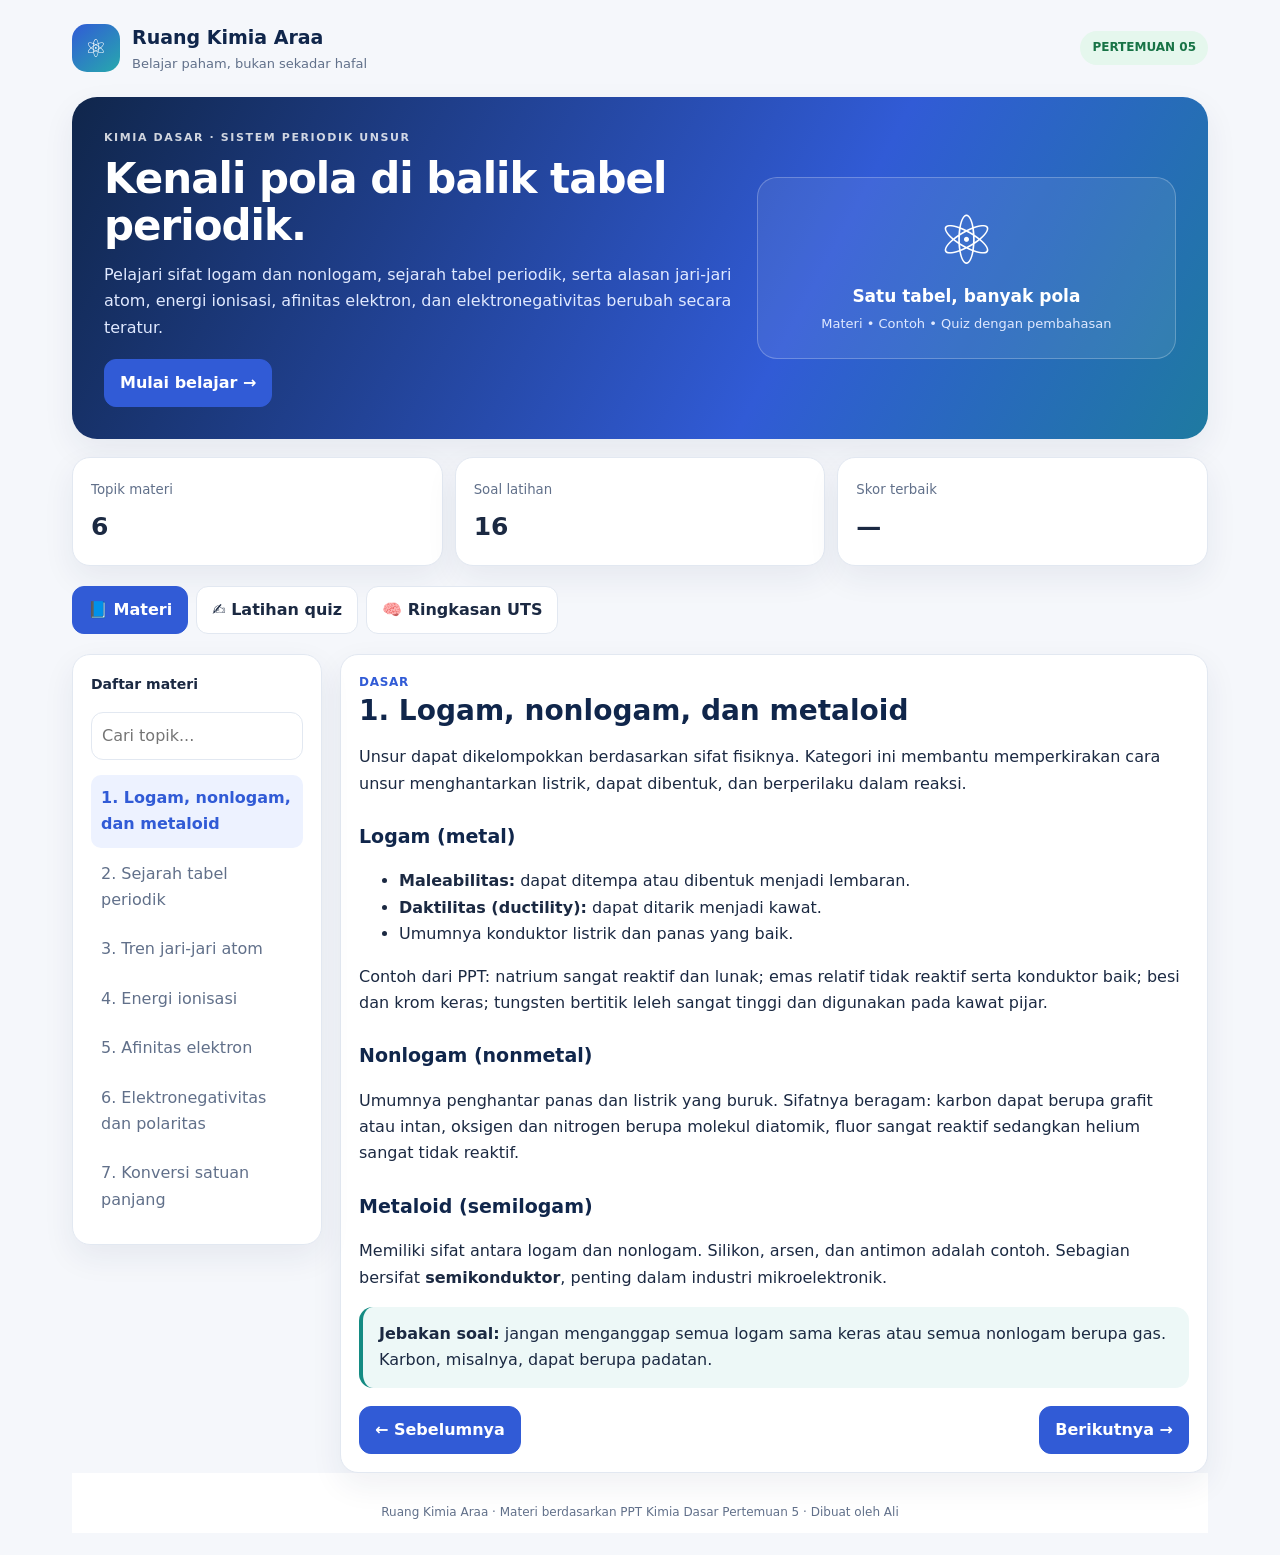
<file: Pertemuan 5/ruang-kimia-araa-pertemuan5-revisi.html>
<!DOCTYPE html>
<html lang="id">
<head>
<meta charset="UTF-8"><meta name="viewport" content="width=device-width, initial-scale=1.0">
<title>Ruang Kimia Araa — Pertemuan 5</title>
<style>
:root{--bg:#f4f7fc;--panel:#fff;--ink:#17233c;--muted:#66738b;--blue:#2856d8;--blue2:#eaf0ff;--line:#e3e9f3;--green:#17804a;--red:#b42332;--amber:#8b5b00;--shadow:0 12px 35px #24385b0d}
*{box-sizing:border-box}body{margin:0;background:var(--bg);color:var(--ink);font:16px/1.65 Inter,ui-sans-serif,system-ui,-apple-system,"Segoe UI",sans-serif}button{font:inherit;cursor:pointer}.app{max-width:1180px;margin:auto;padding:22px}.top{display:flex;align-items:center;justify-content:space-between;gap:16px;margin-bottom:22px}.brand{display:flex;gap:12px;align-items:center}.logo{width:48px;height:48px;border-radius:15px;background:linear-gradient(135deg,#2454d5,#5c8cff);color:white;display:grid;place-items:center;font-size:25px}.brand h1{font-size:19px;margin:0}.brand p{margin:0;color:var(--muted);font-size:13px}.pill{border-radius:99px;padding:7px 12px;background:#e5f7ed;color:#187346;font-size:12px;font-weight:700}.hero{background:linear-gradient(125deg,#142d70,#2856d8 68%,#5488f5);border-radius:25px;padding:32px;color:white;display:grid;grid-template-columns:1.5fr 1fr;gap:24px;align-items:center;box-shadow:var(--shadow)}.hero h2{font-size:clamp(28px,4vw,42px);line-height:1.13;margin:8px 0 12px;letter-spacing:-1px}.hero p{color:#e0e9ff;margin:0 0 18px;max-width:650px}.eyebrow{text-transform:uppercase;letter-spacing:1.6px;font-size:11px;font-weight:800;opacity:.8}.hero-art{border:1px solid #ffffff3d;background:#ffffff14;border-radius:20px;padding:22px;text-align:center}.atom{font-size:68px;line-height:1.2}.hero-art strong{display:block;font-size:17px}.hero-art span{font-size:13px;color:#e0e9ff}.stats{display:grid;grid-template-columns:repeat(3,1fr);gap:12px;margin:18px 0}.stat,.card{background:var(--panel);border:1px solid var(--line);border-radius:18px;padding:18px;box-shadow:var(--shadow)}.stat small{color:var(--muted)}.stat b{display:block;font-size:25px;margin-top:3px}.nav{display:flex;gap:8px;flex-wrap:wrap;margin:20px 0}.nav button,.btn{border:1px solid var(--line);background:white;color:var(--ink);padding:10px 15px;border-radius:12px;font-weight:700}.nav button.active,.btn.primary{background:var(--blue);border-color:var(--blue);color:white}.layout{display:grid;grid-template-columns:250px 1fr;gap:18px;align-items:start}.side{position:sticky;top:12px}.side h3{font-size:14px;margin:0 0 10px}.topic{display:block;width:100%;text-align:left;border:0;background:transparent;padding:10px;border-radius:10px;color:#3e4c65;margin:3px 0}.topic.active,.topic:hover{background:var(--blue2);color:var(--blue);font-weight:700}.content h2{font-size:28px;line-height:1.25;margin:0 0 8px}.content h3{font-size:19px;margin:24px 0 7px}.muted{color:var(--muted)}.callout{border-left:4px solid var(--blue);background:var(--blue2);padding:14px 16px;border-radius:0 12px 12px 0;margin:15px 0}.warning{border-left-color:#e4a11b;background:#fff7df}.formula{font-size:19px;font-weight:800;background:#f5f7fb;padding:13px;border-radius:12px;text-align:center;margin:12px 0}.tablewrap{overflow:auto}table{width:100%;border-collapse:collapse;margin:12px 0;font-size:14px}th,td{text-align:left;border-bottom:1px solid var(--line);padding:10px;vertical-align:top}th{background:#f4f7fc}.trend{display:grid;grid-template-columns:1fr 1fr;gap:12px}.trend div{border:1px solid var(--line);border-radius:13px;padding:14px}.trend b{display:block;margin-bottom:5px}.quizhead{display:flex;justify-content:space-between;gap:12px;align-items:center;flex-wrap:wrap}.progress{height:7px;background:#e7edf8;border-radius:9px;overflow:hidden;margin:12px 0 20px}.progress span{height:100%;display:block;background:var(--blue);width:0;transition:width .2s}.qmeta{font-size:12px;font-weight:800;color:var(--blue);text-transform:uppercase;letter-spacing:.7px}.question{font-size:20px;font-weight:750;line-height:1.45;margin:10px 0 18px}.option{display:flex;gap:11px;align-items:flex-start;width:100%;padding:13px;margin:9px 0;text-align:left;border:1px solid var(--line);background:white;border-radius:13px;color:var(--ink)}.option:hover:not(:disabled){border-color:#8ba8fa;background:#f8faff}.letter{flex:0 0 28px;height:28px;border-radius:8px;background:#edf1f8;display:grid;place-items:center;font-weight:800;font-size:13px}.option.correct{border-color:#2b9b63;background:#edfbf3}.option.correct .letter{background:#c9f1da;color:#116c3d}.option.wrong{border-color:#d95a64;background:#fff0f1}.option.wrong .letter{background:#ffdadd;color:#9d1725}.feedback{margin-top:15px;padding:16px;border-radius:14px;background:#f5f7fb;border:1px solid var(--line)}.feedback.good{background:#edfbf3;border-color:#a8e2c0}.feedback.bad{background:#fff4f4;border-color:#f0b6bc}.explain-list{padding-left:20px;margin:10px 0}.explain-list li{margin:7px 0}.all-explanations{margin-top:18px;padding-top:14px;border-top:1px solid var(--line)}.all-explanations h4{margin:0 0 4px;font-size:16px}.explain-list{padding-left:24px}.explain-list li{padding:10px 12px;border-radius:10px}.explain-correct{background:#edfbf3;border:1px solid #b8e8cb}.explain-incorrect{background:#fff8f0;border:1px solid #f2dfc6}.explain-label{display:inline-block;font-size:12px;font-weight:800;margin:4px 0;color:#9a5b10}.explain-correct .explain-label{color:#167345}.controls{display:flex;justify-content:space-between;gap:10px;margin-top:18px}.hide{display:none!important}.result{text-align:center;padding:25px}.result .score{font-size:52px;font-weight:850;color:var(--blue)}.footer{text-align:center;color:var(--muted);font-size:12px;padding:30px 0 10px}.chip{display:inline-block;background:#eef2fa;border-radius:8px;padding:3px 8px;font-size:12px;font-weight:700;margin:3px 4px 3px 0}.search{width:100%;padding:10px;border:1px solid var(--line);border-radius:10px;margin:5px 0 12px;font:inherit}.mini{font-size:13px}@media(max-width:760px){.app{padding:13px}.hero{grid-template-columns:1fr;padding:23px}.hero-art{display:none}.layout{grid-template-columns:1fr}.side{position:static}.side .topiclist{display:grid;grid-template-columns:1fr 1fr;gap:2px}.stats{gap:7px}.stat{padding:12px}.stat b{font-size:20px}.trend{grid-template-columns:1fr}.content h2{font-size:24px}}
</style><link rel="stylesheet" href="../shared-theme.css"></head>
<body><div class="app">
<header class="top"><div class="brand"><div class="logo">⚛</div><div><h1>Ruang Kimia Araa</h1><p>Belajar paham, bukan sekadar hafal</p></div></div><span class="pill">PERTEMUAN 05</span></header>
<section class="hero"><div><div class="eyebrow">Kimia Dasar · Sistem Periodik Unsur</div><h2>Kenali pola di balik tabel periodik.</h2><p>Pelajari sifat logam dan nonlogam, sejarah tabel periodik, serta alasan jari-jari atom, energi ionisasi, afinitas elektron, dan elektronegativitas berubah secara teratur.</p><button class="btn" onclick="showTab('materi')">Mulai belajar →</button></div><div class="hero-art"><div class="atom">⚛️</div><strong>Satu tabel, banyak pola</strong><span>Materi • Contoh • Quiz dengan pembahasan</span></div></section>
<div class="stats"><div class="stat"><small>Topik materi</small><b>6</b></div><div class="stat"><small>Soal latihan</small><b id="totalQ">15</b></div><div class="stat"><small>Skor terbaik</small><b id="bestScore">—</b></div></div>
<nav class="nav"><button class="active" data-tab="materi" onclick="showTab('materi')">📘 Materi</button><button data-tab="quiz" onclick="startQuiz()">✍️ Latihan quiz</button><button data-tab="ringkasan" onclick="showTab('ringkasan')">🧠 Ringkasan UTS</button></nav>
<div id="materi" class="layout"><aside class="card side"><h3>Daftar materi</h3><input class="search" id="topicSearch" placeholder="Cari topik..." oninput="filterTopics()"><div class="topiclist" id="topiclist"></div></aside><main class="card content" id="lesson"></main></div>
<section id="quiz" class="card hide"><div class="quizhead"><div><div class="qmeta" id="qmeta">Latihan · Sistem periodik</div><h2 style="margin:4px 0">Uji pemahamanmu</h2><p class="muted mini">Setelah menjawab, pembahasan jawaban benar dan alasan setiap opsi yang keliru akan langsung ditampilkan.</p></div><span class="chip" id="qcount">Soal 1 dari 15</span></div><div class="progress"><span id="bar"></span></div><div id="quizbody"></div></section>
<section id="ringkasan" class="card content hide"><h2>Ringkasan cepat sebelum UTS</h2><p class="muted">Gunakan ringkasan ini untuk menguji ingatan, bukan menggantikan belajar konsep.</p><div class="tablewrap"><table><tr><th>Sifat</th><th>Ke kanan dalam periode →</th><th>Ke bawah dalam golongan ↓</th><th>Inti konsep</th></tr><tr><td>Jari-jari atom</td><td>Cenderung mengecil</td><td>Cenderung membesar</td><td>Kulit bertambah ke bawah; Zeff meningkat ke kanan.</td></tr><tr><td>Energi ionisasi</td><td>Cenderung meningkat</td><td>Cenderung menurun</td><td>Energi untuk melepas elektron.</td></tr><tr><td>Afinitas elektron</td><td>Umumnya makin menguntungkan/lebih negatif</td><td>Umumnya kurang negatif</td><td>Perubahan energi saat atom gas menerima elektron; ada pengecualian.</td></tr><tr><td>Elektronegativitas</td><td>Cenderung meningkat</td><td>Cenderung menurun</td><td>Kemampuan menarik elektron ikatan kovalen.</td></tr></table></div><div class="callout warning"><b>Ingat pengecualian:</b> tren periodik adalah kecenderungan umum, bukan aturan tanpa pengecualian. Afinitas elektron khususnya tidak selalu berubah mulus.</div><h3>Rumus dan konversi penting</h3><div class="formula">Z<sub>eff</sub> ≈ Z − shielding</div><p>Dalam slide, muatan inti efektif dijelaskan sebagai muatan inti aktual dikurangi efek perlindungan elektron dalam. Ini model pendekatan untuk memahami tren, bukan perhitungan shielding presisi.</p><div class="formula">1 Å = 10⁻¹⁰ m = 0,1 nm = 100 pm</div><p>Contoh diameter K = 4,06 Å = 4,06 × 10⁻¹⁰ m = 0,406 nm = 406 pm.</p><h3>Bedakan istilah</h3><ul><li><b>Energi ionisasi:</b> energi yang diperlukan untuk melepaskan elektron.</li><li><b>Afinitas elektron:</b> perubahan energi saat elektron ditambahkan ke atom gas.</li><li><b>Elektronegativitas:</b> kemampuan menarik elektron dalam ikatan kovalen.</li><li><b>Jari-jari atom:</b> ukuran relatif atom; dipengaruhi kulit elektron dan tarikan inti efektif.</li></ul><button class="btn primary" onclick="startQuiz()">Latihan sekarang →</button></section>
<div class="footer">Ruang Kimia Araa · Materi berdasarkan PPT Kimia Dasar Pertemuan 5 · Dibuat oleh Ali</div></div>
<script>
const lessons=[
{title:"1. Logam, nonlogam, dan metaloid",tag:"Dasar",body:`<p>Unsur dapat dikelompokkan berdasarkan sifat fisiknya. Kategori ini membantu memperkirakan cara unsur menghantarkan listrik, dapat dibentuk, dan berperilaku dalam reaksi.</p><h3>Logam (metal)</h3><ul><li><b>Maleabilitas:</b> dapat ditempa atau dibentuk menjadi lembaran.</li><li><b>Daktilitas (ductility):</b> dapat ditarik menjadi kawat.</li><li>Umumnya konduktor listrik dan panas yang baik.</li></ul><p>Contoh dari PPT: natrium sangat reaktif dan lunak; emas relatif tidak reaktif serta konduktor baik; besi dan krom keras; tungsten bertitik leleh sangat tinggi dan digunakan pada kawat pijar.</p><h3>Nonlogam (nonmetal)</h3><p>Umumnya penghantar panas dan listrik yang buruk. Sifatnya beragam: karbon dapat berupa grafit atau intan, oksigen dan nitrogen berupa molekul diatomik, fluor sangat reaktif sedangkan helium sangat tidak reaktif.</p><h3>Metaloid (semilogam)</h3><p>Memiliki sifat antara logam dan nonlogam. Silikon, arsen, dan antimon adalah contoh. Sebagian bersifat <b>semikonduktor</b>, penting dalam industri mikroelektronik.</p><div class="callout"><b>Jebakan soal:</b> jangan menganggap semua logam sama keras atau semua nonlogam berupa gas. Karbon, misalnya, dapat berupa padatan.</div>`},
{title:"2. Sejarah tabel periodik",tag:"Konsep",body:`<p>Ilmuwan mengumpulkan data unsur dan mencoba menemukan pola sifat yang berulang.</p><h3>Mendeleev dan Meyer</h3><p>Pada 1869, Dmitri Mendeleev (Rusia) dan Julius Lothar Meyer (Jerman) secara terpisah menghasilkan tabel periodik yang mirip. Mendeleev menyusun unsur berdasarkan kenaikan massa atom dan melihat bahwa sifat serupa muncul secara periodik.</p><p>Mendeleev menyisakan tempat kosong untuk unsur yang belum ditemukan serta memperkirakan sifatnya. Ini menjadi salah satu kekuatan tabel awalnya.</p><h3>Tabel periodik modern</h3><p>Susunan modern berdasarkan <b>nomor atom</b> (jumlah proton), bukan sekadar massa atom. Nomor atom menentukan identitas unsur dan berkaitan dengan susunan elektronnya, yang berperan besar dalam sifat kimia.</p><div class="callout"><b>Bedakan:</b> Mendeleev = tabel awal dengan pola massa atom dan prediksi unsur; tabel modern = disusun berdasarkan nomor atom.</div>`},
{title:"3. Tren jari-jari atom",tag:"Prioritas UTS",body:`<p><b>Jari-jari atom</b> menggambarkan ukuran relatif atom.</p><div class="trend"><div><b>Dalam satu golongan ↓</b>Jari-jari umumnya <b>membesar</b> karena jumlah kulit elektron bertambah, sehingga elektron terluar berada lebih jauh dari inti.</div><div><b>Dalam satu periode →</b>Jari-jari umumnya <b>mengecil</b> karena jumlah proton bertambah sementara elektron yang ditambahkan berada pada kulit utama yang sama. Tarikan inti efektif meningkat.</div></div><h3>Muatan inti efektif (Zeff)</h3><p>Elektron inti melindungi sebagian tarikan inti terhadap elektron valensi. Efek perlindungan ini disebut <i>shielding</i>. Elektron terluar tidak merasakan seluruh muatan positif inti.</p><div class="formula">Z<sub>eff</sub> ≈ Z − efek shielding</div><p>Dalam satu periode, shielding tidak meningkat sebesar kenaikan jumlah proton. Akibatnya, Zeff cenderung naik dan elektron terluar tertarik lebih dekat ke inti.</p><div class="callout"><b>Contoh penalaran:</b> Na dan Cl berada pada periode yang sama. Cl berada lebih ke kanan sehingga jari-jari atomnya umumnya lebih kecil daripada Na.</div><h3>Urutan unsur</h3><p>Untuk membandingkan ukuran, cek dulu posisi periodik: ke bawah membesar, ke kanan mengecil. Jika unsur berada pada periode dan golongan berbeda, gabungkan kedua tren dengan hati-hati.</p>`},
{title:"4. Energi ionisasi",tag:"Prioritas UTS",body:`<p><b>Energi ionisasi</b> adalah energi yang diperlukan untuk melepaskan elektron dari atom gas terisolasi dalam keadaan dasar.</p><div class="formula">Na(g) → Na⁺(g) + e⁻</div><p>Proses pelepasan elektron membutuhkan energi, sehingga proses ini endoterm.</p><div class="trend"><div><b>Dalam satu periode →</b>Cenderung meningkat. Zeff makin besar, elektron tertarik lebih kuat dan lebih sulit dilepaskan.</div><div><b>Dalam satu golongan ↓</b>Cenderung menurun. Elektron valensi makin jauh dari inti dan lebih terlindungi, sehingga lebih mudah dilepaskan.</div></div><h3>Cara membandingkan</h3><p>Secara umum, atom yang lebih kecil dan tarikan efektifnya lebih kuat memiliki energi ionisasi lebih tinggi. Contoh umum: energi ionisasi Be lebih tinggi daripada Li.</p><div class="callout warning"><b>Catatan:</b> tren ini memiliki pengecualian akibat susunan subkulit dan pasangan elektron. Jadi gunakan tren sebagai titik awal, lalu perhatikan konfigurasi bila soal mengujinya.</div>`},
{title:"5. Afinitas elektron",tag:"Prioritas UTS",body:`<p><b>Afinitas elektron</b> berkaitan dengan perubahan energi ketika elektron ditambahkan ke atom gas atau ion dalam keadaan dasar.</p><div class="formula">Cl(g) + e⁻ → Cl⁻(g)</div><p>Penerimaan elektron pertama sering melepaskan energi (eksoterm). Slide menggunakan nilai energi afinitas elektron yang lebih negatif untuk menunjukkan proses penerimaan elektron yang lebih menguntungkan.</p><h3>Pola umum</h3><p>Afinitas elektron cenderung lebih menguntungkan ke arah kanan dalam satu periode dan kurang menguntungkan ke bawah dalam satu golongan, tetapi trennya punya banyak pengecualian.</p><ul><li>Halogen cenderung mudah menerima elektron karena konfigurasi valensinya tinggal satu elektron dari kulit penuh.</li><li>Gas mulia memiliki subkulit valensi penuh; elektron tambahan harus masuk ke kulit berikutnya, sehingga prosesnya tidak menguntungkan.</li><li>Afinitas elektron kedua biasanya membutuhkan energi karena elektron ditambahkan ke ion yang sudah negatif dan mengalami tolakan.</li></ul><div class="callout"><b>Jangan tertukar:</b> afinitas elektron bukan energi ionisasi. Yang satu menambahkan elektron; yang lain melepaskan elektron.</div>`},
{title:"6. Elektronegativitas dan polaritas",tag:"Prioritas UTS",body:`<p><b>Elektronegativitas</b> adalah kemampuan atom dalam suatu molekul untuk menarik elektron ikatan kovalen ke arahnya.</p><div class="trend"><div><b>Dalam satu periode →</b>Umumnya meningkat dari kiri ke kanan.</div><div><b>Dalam satu golongan ↓</b>Umumnya menurun dari atas ke bawah.</div></div><p>Halogen memiliki elektronegativitas relatif tinggi, sedangkan logam alkali relatif rendah.</p><h3>Elektronegativitas dan jenis ikatan</h3><p>Perbedaan elektronegativitas membantu memperkirakan distribusi elektron ikatan:</p><ul><li><b>Sama atau hampir sama:</b> biasanya kovalen nonpolar, elektron dibagi relatif merata.</li><li><b>Perbedaan sedang:</b> biasanya kovalen polar, elektron lebih tertarik ke salah satu atom.</li><li><b>Perbedaan besar:</b> karakter ionik makin kuat.</li></ul><div class="callout warning">PPT memberi patokan kasar: perbedaan lebih dari 2 biasanya ionik, sedangkan kurang dari 2 biasanya kovalen polar. Ini bukan batas universal yang kaku; karakter ikatan berada pada suatu rentang.</div>`},
{title:"7. Konversi satuan panjang",tag:"Prioritas UTS",body:`<p>Slide refleksi meminta konversi diameter kalium 4,06 Å menjadi meter, nanometer, dan pikometer.</p><div class="formula">1 Å = 10⁻¹⁰ m = 0,1 nm = 100 pm</div><ul><li>Ke meter: 4,06 × 10⁻¹⁰ m.</li><li>Ke nanometer: 4,06 × 0,1 = 0,406 nm.</li><li>Ke pikometer: 4,06 × 100 = 406 pm.</li></ul><div class="callout"><b>Strategi:</b> tulis faktor konversi, lalu pastikan satuan awal saling habis. Hindari mengubah pangkat sepuluh berdasarkan tebakan.</div>`}
];
const questions=[
{t:"Manakah pasangan sifat yang tepat untuk logam?",o:["Maleabel berarti dapat ditarik menjadi kawat; daktil berarti dapat ditempa menjadi lembaran.","Maleabel berarti dapat ditempa; daktil berarti dapat ditarik menjadi kawat.","Logam selalu lunak dan tidak reaktif.","Logam merupakan penghantar panas yang buruk."],a:1,e:["Terbalik: maleabilitas berkaitan dengan ditempa, sedangkan daktilitas berkaitan dengan ditarik menjadi kawat.","Benar. Ini definisi yang digunakan pada materi.","Salah. Kekerasan dan reaktivitas logam sangat beragam; natrium lunak, sedangkan besi dan krom keras.","Salah. Logam umumnya penghantar panas dan listrik yang baik."]},
{t:"Silikon digolongkan sebagai metaloid terutama karena…",o:["Selalu berbentuk gas.","Memiliki sifat antara logam dan nonlogam serta dapat menjadi semikonduktor.","Tidak dapat menghantarkan listrik dalam kondisi apa pun.","Merupakan logam paling reaktif."],a:1,e:["Salah. Silikon padat pada kondisi biasa.","Benar. Sifat semikonduktor membuat silikon penting dalam mikroelektronika.","Salah. Metaloid dapat menghantarkan listrik dalam tingkat tertentu.","Salah. Silikon bukan logam paling reaktif; justru dikategorikan sebagai metaloid."]},
{t:"Apa kontribusi penting Mendeleev pada tabel periodik awal?",o:["Menyusun unsur menurut nomor neutron.","Menyisakan tempat untuk unsur yang belum ditemukan dan memperkirakan sifatnya.","Menemukan elektron melalui sinar katoda.","Membuktikan bahwa massa atom tidak pernah berubah."],a:1,e:["Salah. Konsep nomor neutron bukan dasar tabel Mendeleev.","Benar. Ia mengenali pola sifat dan menggunakan celah untuk memprediksi unsur.","Salah. Penemuan elektron melalui sinar katoda dikaitkan dengan J. J. Thomson.","Salah. Itu bukan kontribusi Mendeleev."]},
{t:"Tabel periodik modern disusun terutama berdasarkan kenaikan…",o:["Massa jenis.","Nomor atom.","Titik leleh.","Jumlah neutron."],a:1,e:["Salah. Massa jenis bukan dasar susunan tabel modern.","Benar. Nomor atom adalah jumlah proton dan menentukan identitas unsur.","Salah. Titik leleh adalah sifat fisik, bukan dasar susunan tabel.","Salah. Jumlah neutron dapat berbeda antar isotop unsur yang sama."]},
{t:"Bagaimana tren jari-jari atom dalam satu golongan dari atas ke bawah?",o:["Umumnya mengecil karena proton bertambah.","Umumnya membesar karena kulit elektron bertambah.","Selalu tetap.","Menjadi nol pada gas mulia."],a:1,e:["Salah. Penambahan proton saja tidak menjelaskan efek kulit baru dan shielding.","Benar. Kulit elektron tambahan membuat elektron terluar rata-rata lebih jauh dari inti.","Salah. Ukuran berubah mengikuti struktur elektron.","Salah. Atom gas mulia tetap memiliki ukuran; tidak ada jari-jari nol."]},
{t:"Mengapa jari-jari atom umumnya mengecil dari kiri ke kanan dalam satu periode?",o:["Jumlah kulit selalu bertambah setiap langkah.","Jumlah proton bertambah dan Zeff meningkat, sedangkan elektron tambahan masuk ke kulit utama yang sama.","Atom kehilangan semua elektron valensinya.","Massa atom menjadi lebih kecil."],a:1,e:["Salah. Dalam satu periode, elektron valensi umumnya mengisi kulit utama yang sama.","Benar. Tarikan inti efektif yang meningkat menarik elektron lebih dekat.","Salah. Atom netral tidak kehilangan seluruh elektron valensinya hanya karena bergeser ke kanan.","Salah. Massa atom umumnya justru bertambah, dan bukan penyebab utama tren ini."]},
{t:"Apa arti muatan inti efektif (Zeff) secara sederhana?",o:["Jumlah neutron dalam inti.","Muatan positif inti yang efektif dirasakan elektron setelah mempertimbangkan shielding.","Jumlah seluruh elektron atom.","Energi yang diperlukan untuk membentuk neutron."],a:1,e:["Salah. Neutron tidak menentukan definisi Zeff.","Benar. Elektron dalam melindungi sebagian tarikan inti terhadap elektron terluar.","Salah. Jumlah elektron bukan definisi muatan inti efektif.","Salah. Zeff bukan besaran energi pembentukan neutron."]},
{t:"Energi ionisasi pertama adalah energi yang dibutuhkan untuk…",o:["Menambahkan elektron ke atom gas.","Melepaskan satu elektron dari atom gas terisolasi.","Membelah inti menjadi proton dan neutron.","Membentuk ikatan kovalen."],a:1,e:["Salah. Penambahan elektron berkaitan dengan afinitas elektron.","Benar. Atom gas kehilangan satu elektron dan membentuk ion positif.","Salah. Itu proses nuklir, bukan ionisasi kimia biasa.","Salah. Pembentukan ikatan bukan definisi energi ionisasi."]},
{t:"Mengapa energi ionisasi umumnya meningkat dari kiri ke kanan dalam satu periode?",o:["Elektron valensi makin jauh dari inti.","Zeff meningkat sehingga elektron terluar lebih kuat ditarik.","Jumlah kulit bertambah pada setiap unsur.","Atom selalu berubah menjadi ion negatif."],a:1,e:["Salah. Dalam satu periode, kulit utama umumnya sama; jari-jari cenderung mengecil.","Benar. Tarikan inti efektif yang meningkat membuat elektron lebih sulit dilepaskan.","Salah. Jumlah kulit utama tidak bertambah setiap bergerak satu unsur ke kanan.","Salah. Tren ini tidak berarti atom berubah menjadi ion negatif."]},
{t:"Bagaimana kecenderungan energi ionisasi dari atas ke bawah dalam satu golongan?",o:["Cenderung menurun karena elektron terluar lebih jauh dan terlindungi.","Cenderung meningkat tanpa pengecualian.","Selalu nol.","Tidak berkaitan dengan jarak elektron dari inti."],a:0,e:["Benar. Jarak yang lebih besar dan shielding membuat elektron lebih mudah dilepas.","Salah. Tren umum dalam satu golongan justru menurun.","Salah. Energi ionisasi bukan nol.","Salah. Jarak dan shielding merupakan faktor penting."]},
{t:"Afinitas elektron berkaitan dengan perubahan energi saat…",o:["Elektron dilepaskan dari atom gas.","Elektron ditambahkan ke atom atau ion dalam fase gas.","Proton ditambahkan ke inti melalui reaksi kimia.","Atom dipanaskan hingga meleleh."],a:1,e:["Salah. Melepaskan elektron adalah ionisasi.","Benar. Definisi afinitas elektron membahas penambahan elektron pada spesies gas.","Salah. Penambahan proton mengubah inti dan bukan proses afinitas elektron.","Salah. Pelelehan adalah perubahan fisik, bukan definisi afinitas elektron."]},
{t:"Mengapa halogen cenderung mudah menerima satu elektron?",o:["Kulit valensinya tinggal membutuhkan satu elektron untuk mencapai konfigurasi stabil seperti gas mulia.","Semua halogen memiliki delapan kulit.","Halogen tidak memiliki elektron valensi.","Intinya tidak bermuatan positif."],a:0,e:["Benar. Penambahan satu elektron melengkapi kulit valensi halogen.","Salah. Jumlah kulit berbeda-beda antarhalogen.","Salah. Halogen memiliki elektron valensi.","Salah. Inti atom mengandung proton bermuatan positif."]},
{t:"Apa definisi elektronegativitas yang tepat?",o:["Energi untuk melepaskan elektron dari atom gas.","Kemampuan atom dalam molekul menarik elektron ikatan kovalen.","Jumlah proton ditambah neutron.","Kemampuan logam ditempa menjadi lembaran."],a:1,e:["Salah. Itu definisi energi ionisasi.","Benar. Elektronegativitas menggambarkan tarikan atom terhadap elektron ikatan.","Salah. Itu nomor massa, bukan elektronegativitas.","Salah. Itu sifat mekanik logam yang disebut maleabilitas."]},
{t:"Dua atom memiliki perbedaan elektronegativitas sangat kecil. Jenis ikatan apa yang biasanya diperkirakan?",o:["Kovalen nonpolar.","Selalu ionik.","Ikatan logam dalam semua keadaan.","Ikatan nuklir."],a:0,e:["Benar. Elektron ikatan dibagi relatif merata ketika elektronegativitas sama atau hampir sama.","Salah. Ikatan ionik lebih mungkin jika perbedaan elektronegativitas besar.","Salah. Ikatan logam adalah model ikatan dalam logam, bukan kesimpulan dari setiap pasangan atom.","Salah. Ikatan nuklir bekerja di dalam inti atom, bukan ikatan kimia biasa."]},
{t:"Diameter kalium 4,06 Å. Berapa nilainya dalam nanometer?",o:["40,6 nm","4,06 nm","0,406 nm","406 nm"],a:2,e:["Salah. Nilai ini 100 kali terlalu besar.","Salah. Karena 1 Å = 0,1 nm, nilai harus dikalikan 0,1.","Benar. 4,06 Å × 0,1 nm/Å = 0,406 nm.","Salah. Ini 1.000 kali lebih besar daripada hasil yang tepat."]},
{t:"Ion positif dengan muatan lebih besar dari unsur yang sama biasanya berukuran lebih kecil karena…",o:["Jumlah protonnya bertambah setiap kali elektron dilepas.","Elektron berkurang, tolakan antarelektron menurun, dan tarikan efektif pada elektron tersisa meningkat.","Intinya menghilang.","Jumlah kulit selalu bertambah."],a:1,e:["Salah. Ionisasi biasa mengubah jumlah elektron, bukan jumlah proton.","Benar. Elektron yang lebih sedikit mengurangi tolakan dan membuat elektron tersisa tertarik lebih kuat; pada beberapa ion, kulit terluar juga dapat hilang.","Salah. Inti tetap ada saat atom menjadi ion.","Salah. Jumlah kulit tidak bertambah saat elektron dilepas; bisa tetap atau berkurang."]}
];
let lessonIndex=0, qi=0, answers=[], chosen=null, finished=false;
const $=id=>document.getElementById(id);
function showTab(tab){document.querySelectorAll('.nav button').forEach(b=>b.classList.toggle('active',b.dataset.tab===tab));['materi','quiz','ringkasan'].forEach(id=>$(id).classList.toggle('hide',id!==tab));window.scrollTo({top:0,behavior:'smooth'});}
function renderTopics(){ $('topiclist').innerHTML=lessons.map((l,i)=>`<button class="topic ${i===lessonIndex?'active':''}" onclick="openLesson(${i})">${l.title}</button>`).join(''); }
function filterTopics(){let q=$('topicSearch').value.toLowerCase();document.querySelectorAll('.topic').forEach((el,i)=>el.classList.toggle('hide',!lessons[i].title.toLowerCase().includes(q)));}
function openLesson(i){lessonIndex=i;renderTopics();let l=lessons[i];$('lesson').innerHTML=`<div class="qmeta">${l.tag}</div><h2>${l.title}</h2>${l.body}<div class="controls"><button class="btn" ${i===0?'disabled':''} onclick="openLesson(${Math.max(0,i-1)})">← Sebelumnya</button><button class="btn primary" ${i===lessons.length-1?'disabled':''} onclick="openLesson(${Math.min(lessons.length-1,i+1)})">Berikutnya →</button></div>`;}
function startQuiz(){showTab('quiz');qi=0;answers=[];chosen=null;finished=false;renderQ();}
function renderQ(){if(qi>=questions.length){showResult();return}let q=questions[qi];chosen=null;$('qmeta').textContent='Latihan · '+(qi<2?'Klasifikasi dan sejarah':qi<7?'Tren atom dan Zeff':qi<12?'Energi dan afinitas elektron':'Aplikasi konsep');$('qcount').textContent=`Soal ${qi+1} dari ${questions.length}`;$('bar').style.width=(qi/questions.length*100)+'%';$('quizbody').innerHTML=`<div class="question">${q.t}</div><div id="options">${q.o.map((o,i)=>`<button class="option" onclick="answer(${i})" id="opt${i}"><span class="letter">${'ABCD'[i]}</span><span>${o}</span></button>`).join('')}</div><div id="feedback"></div><div class="controls"><button class="btn" onclick="exitQuiz()">Keluar quiz</button><button class="btn primary" id="next" disabled onclick="nextQ()">${qi===questions.length-1?'Lihat hasil':'Soal berikutnya →'}</button></div>`;}
function answer(i){if(chosen!==null)return;chosen=i;let q=questions[qi];answers[qi]=i;q.o.forEach((_,j)=>{let el=$('opt'+j);el.disabled=true;if(j===q.a)el.classList.add('correct');if(j===i&&i!==q.a)el.classList.add('wrong')});let good=i===q.a;$('feedback').className='feedback '+(good?'good':'bad');$('feedback').innerHTML=`<b>${good?'✓ Benar!':'Belum tepat.'}</b><p>${q.e[i]}</p><div class="all-explanations"><h4>Bedah semua pilihan jawaban</h4><p class="mini muted">Baca setiap opsi, termasuk yang tidak kamu pilih, supaya kamu tahu alasan konsepnya.</p><ol class="explain-list">${q.o.map((o,j)=>`<li class="${j===q.a?'explain-correct':'explain-incorrect'}"><b>${'ABCD'[j]}. ${o}</b><br><span class="explain-label">${j===q.a?'✓ Jawaban benar':'✗ Bukan jawaban yang tepat'}</span><br>${q.e[j]}</li>`).join('')}</ol></div>`;$('next').disabled=false;$('bar').style.width=((qi+1)/questions.length*100)+'%';}
function nextQ(){if(chosen===null)return;qi++;renderQ();}
function showResult(){finished=true;let score=answers.filter((a,i)=>a===questions[i].a).length;let pct=Math.round(score/questions.length*100);let best=Number(localStorage.getItem('araaKimiaP5Best')||0);if(pct>best){best=pct;localStorage.setItem('araaKimiaP5Best',String(best));}$('bestScore').textContent=best+'%';$('bar').style.width='100%';$('quizbody').innerHTML=`<div class="result"><div class="qmeta">Quiz selesai</div><div class="score">${score}/${questions.length}</div><h2>${pct>=80?'Mantap, konsepnya mulai nyambung!':pct>=60?'Lumayan, cek lagi topik yang keliru.':'Waktunya review konsep inti, bukan menebak ulang.'}</h2><p>Kamu menjawab benar ${pct}% soal. Saat mengerjakan ulang, setiap soal menampilkan alasan jawaban benar dan pembahasan satu per satu untuk semua pilihan.</p><button class="btn primary" onclick="startQuiz()">Ulangi quiz</button> <button class="btn" onclick="showTab('materi')">Kembali ke materi</button></div>`;$('qcount').textContent='Selesai';}
function exitQuiz(){showTab('materi');}
$('totalQ').textContent=questions.length;$('bestScore').textContent=(localStorage.getItem('araaKimiaP5Best')||'—')+(localStorage.getItem('araaKimiaP5Best')?'%':'');renderTopics();openLesson(0);
</script></body></html>
</file>
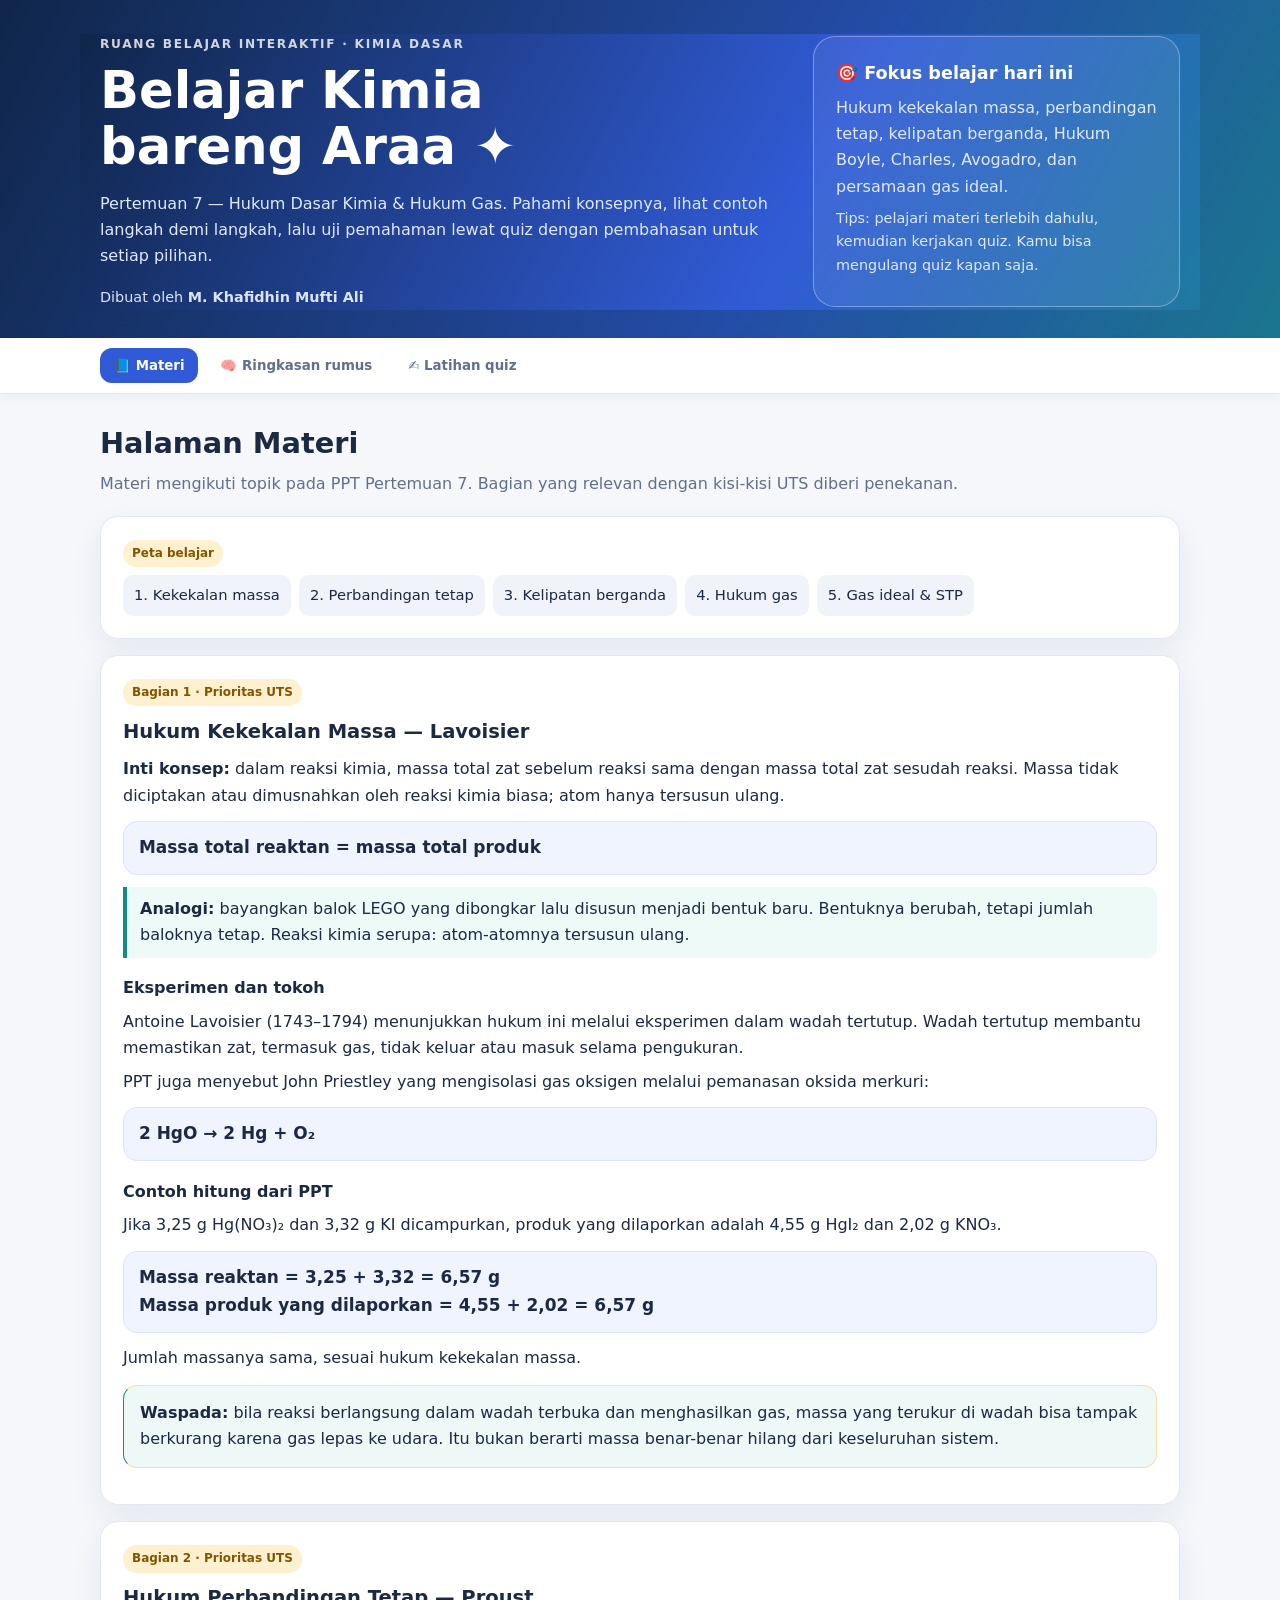
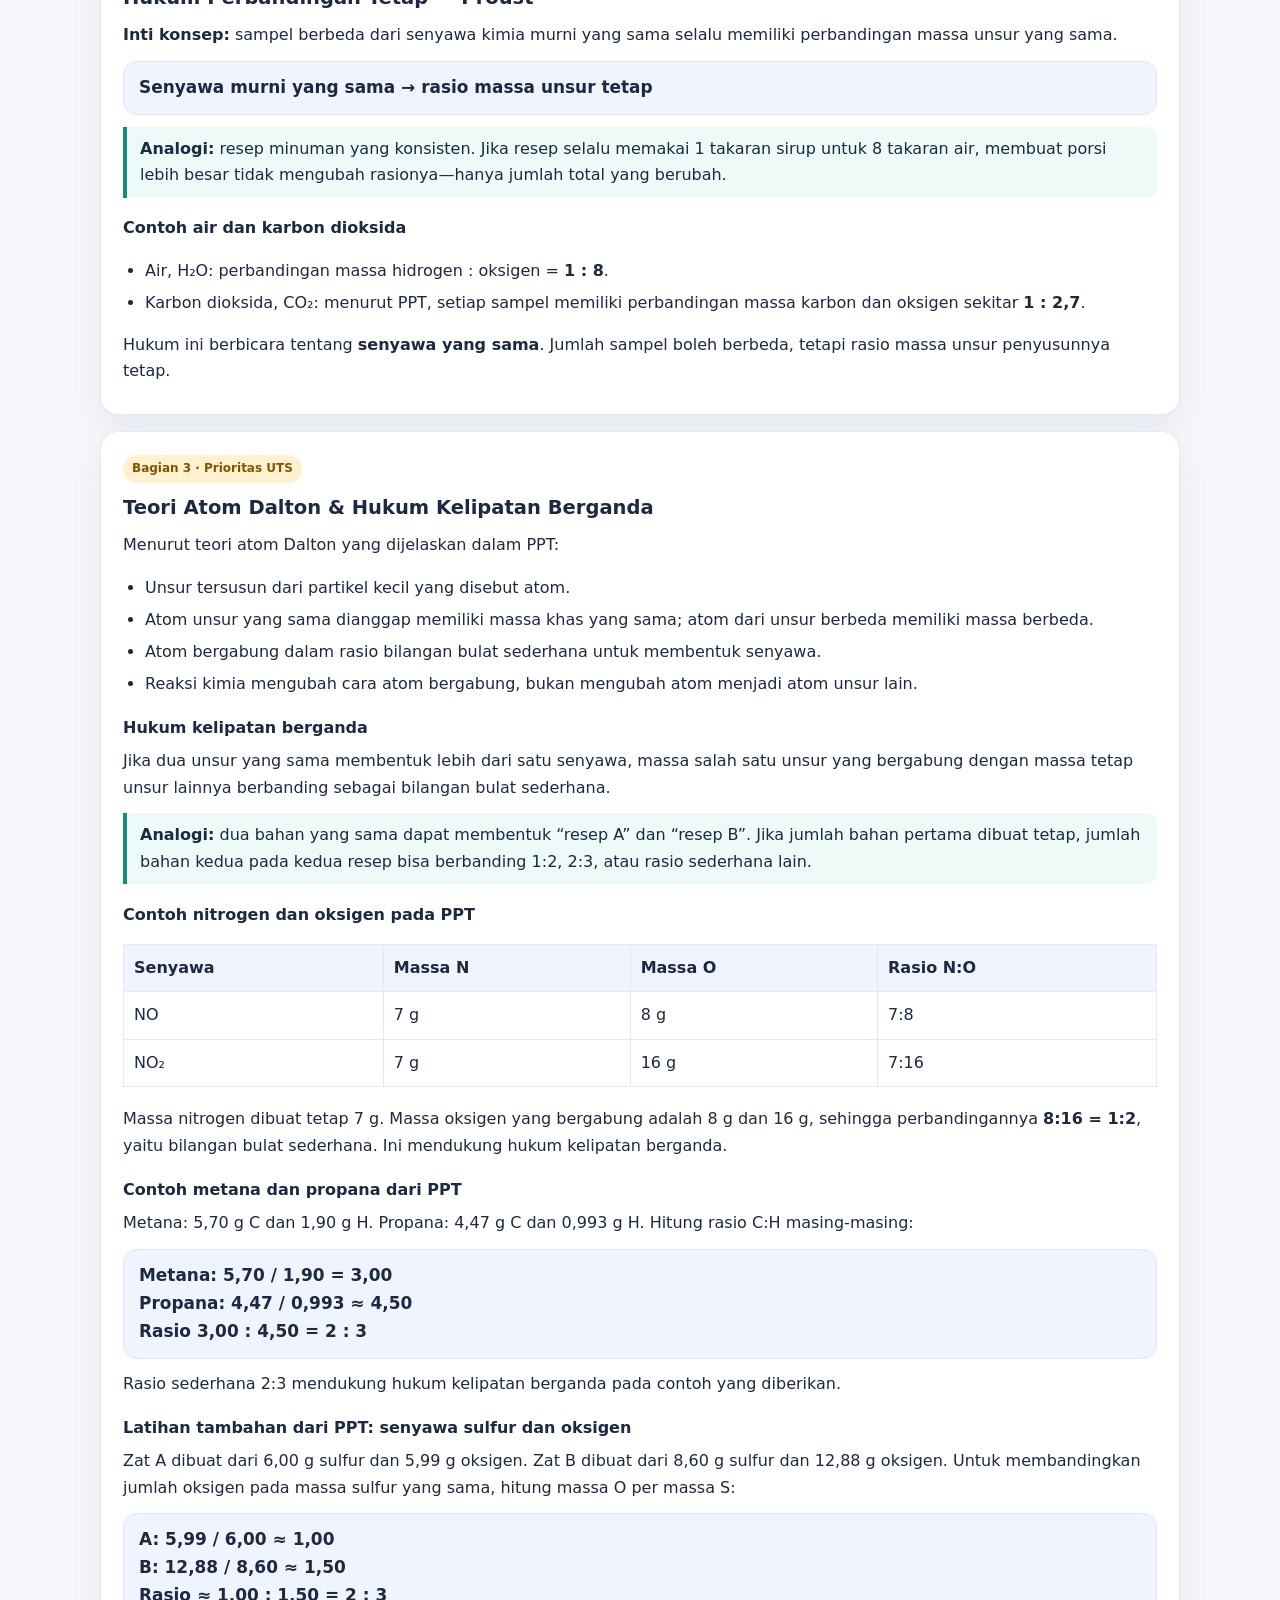
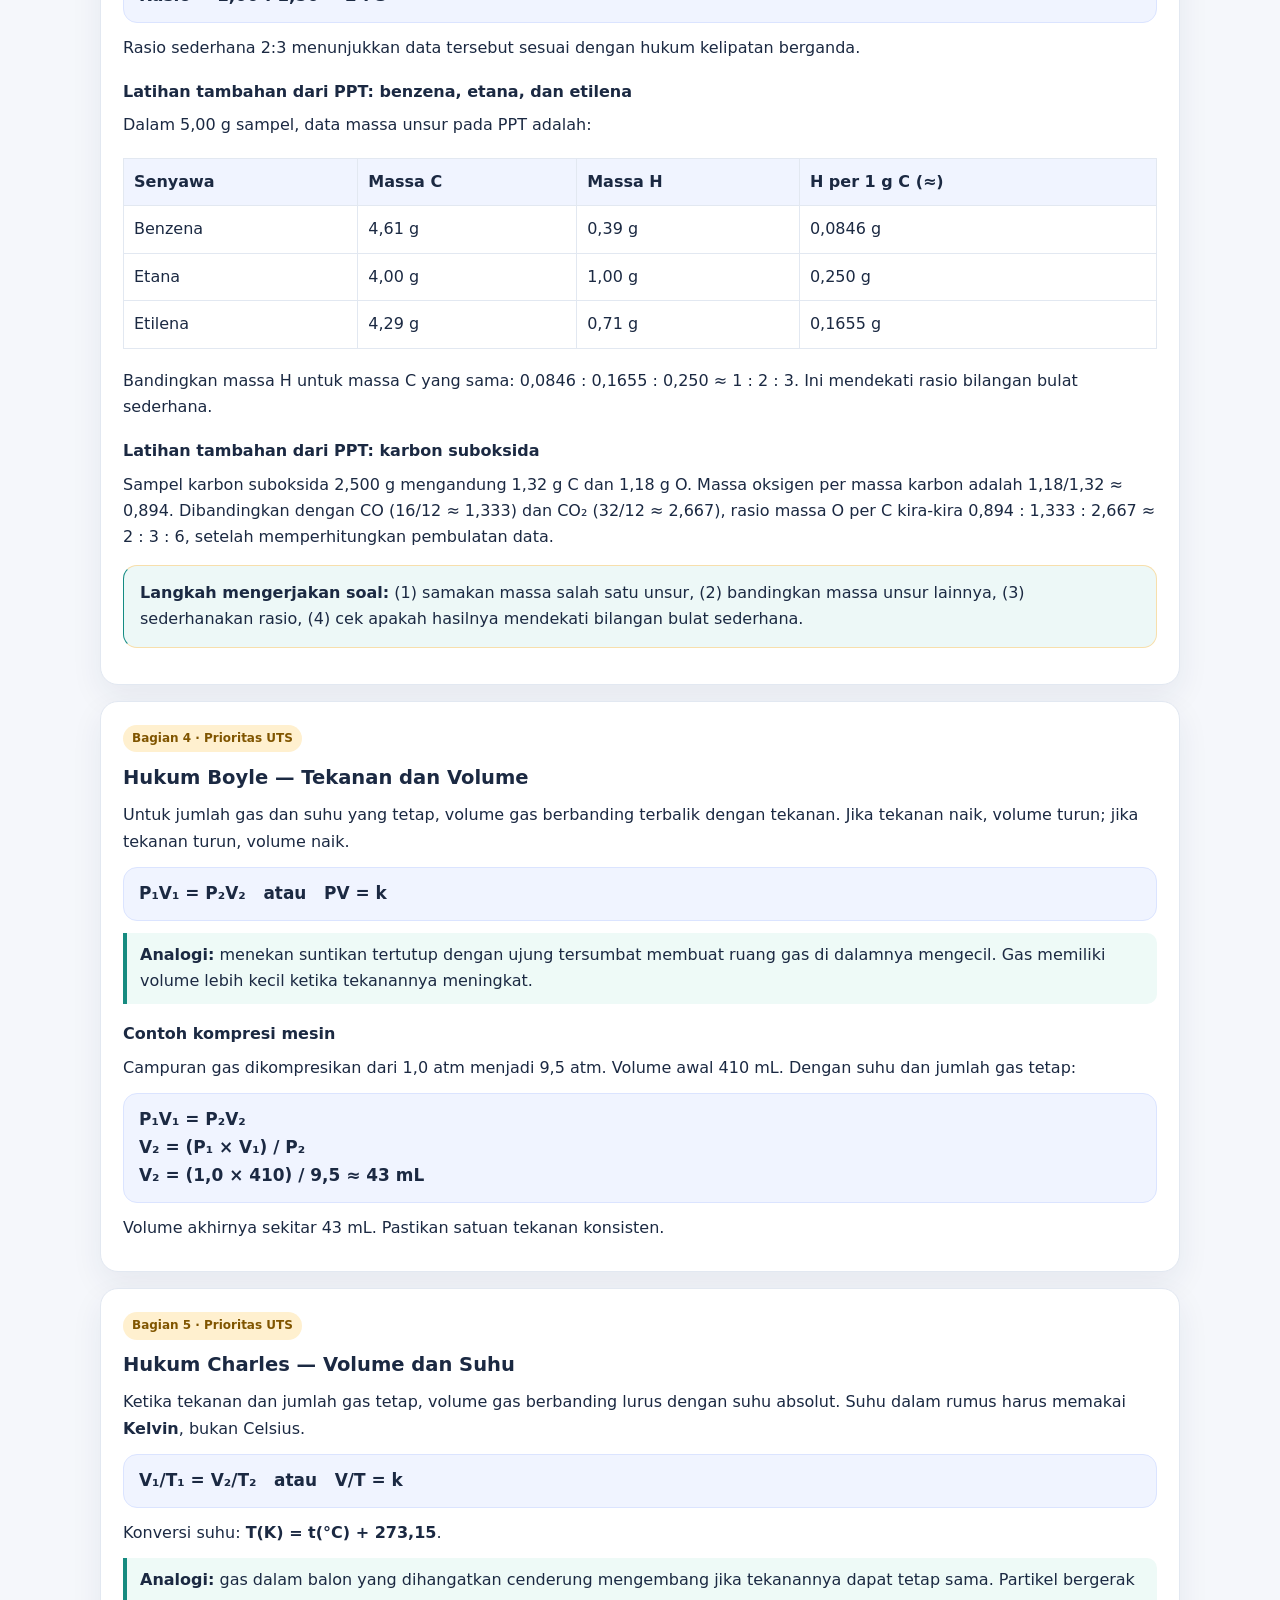
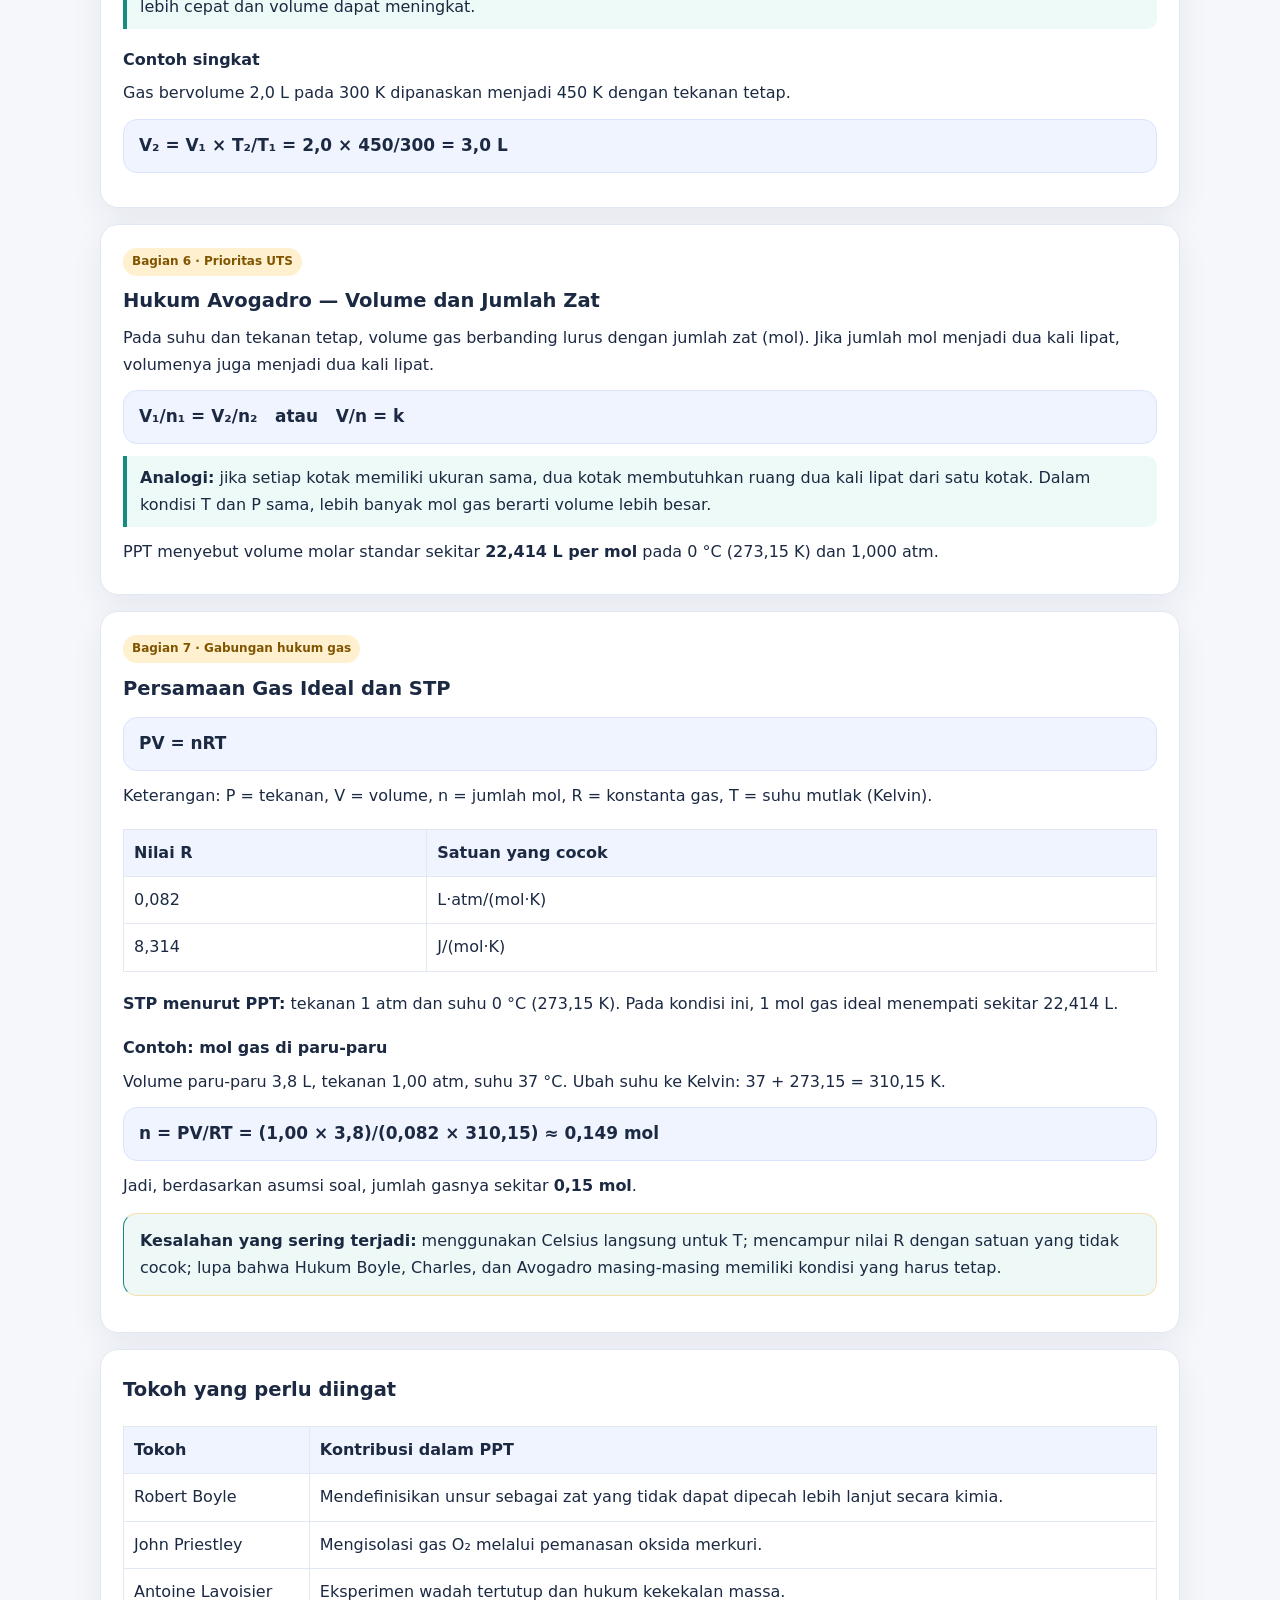
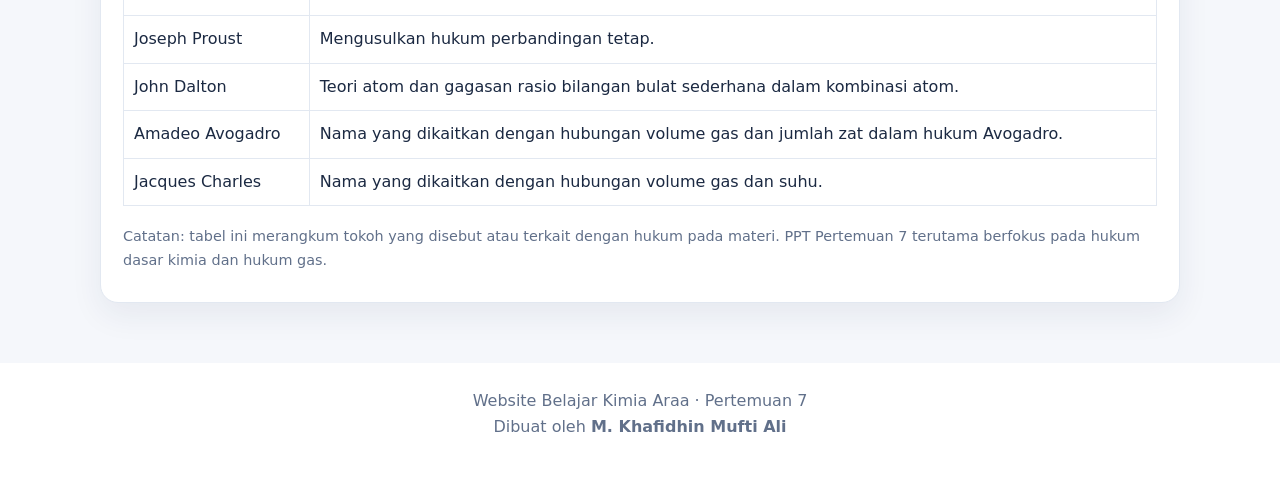
<file: Pertemuan 7/website_belajar_kimia_araa_pertemuan7.html>
<!doctype html>
<html lang="id">
<head>
<meta charset="utf-8">
<meta name="viewport" content="width=device-width, initial-scale=1">
<title>Belajar Kimia Araa — Pertemuan 7</title>
<style>
:root{--ink:#18243b;--muted:#63708a;--paper:#f5f7fb;--card:#fff;--line:#e1e7f0;--blue:#3559d8;--blue2:#eaf0ff;--teal:#168b80;--gold:#f0b44d;--red:#c94d5b;--green:#187d56;--shadow:0 12px 32px rgba(29,45,82,.08)}
*{box-sizing:border-box}body{margin:0;background:var(--paper);color:var(--ink);font:16px/1.65 system-ui,-apple-system,Segoe UI,Roboto,Arial,sans-serif}
header{background:linear-gradient(130deg,#182b57,#3559d8 70%,#6585f0);color:white;padding:34px 20px 28px}
.wrap{max-width:1120px;margin:auto;padding:0 20px}.eyebrow{text-transform:uppercase;letter-spacing:.14em;font-size:.76rem;font-weight:800;opacity:.8}.hero{display:grid;grid-template-columns:1.5fr .8fr;gap:25px;align-items:center}.hero h1{font-size:clamp(2rem,4vw,3.3rem);line-height:1.1;margin:.5rem 0}.hero p{max-width:700px;color:#e5ebff}.hero-card{border:1px solid #ffffff55;background:#ffffff12;border-radius:22px;padding:22px}.hero-card strong{display:block;font-size:1.1rem}.hero-card p{margin:.4rem 0}.credit{font-size:.9rem;color:#dbe4ff}
nav{position:sticky;top:0;z-index:5;background:#fff;border-bottom:1px solid var(--line);box-shadow:0 4px 12px #1c31500b}
.navinner{display:flex;gap:8px;overflow:auto;padding:10px 20px;max-width:1120px;margin:auto}
nav button{border:0;background:transparent;color:var(--muted);font-weight:750;padding:10px 14px;border-radius:12px;white-space:nowrap;cursor:pointer}
nav button.active,nav button:hover{background:var(--blue2);color:var(--blue)}
main{max-width:1120px;margin:26px auto 60px;padding:0 20px}.page{display:none}.page.active{display:block}.section-head{margin:0 0 18px}.section-head h2{font-size:1.8rem;margin:0}.section-head p{color:var(--muted);margin:.25rem 0}
.grid{display:grid;grid-template-columns:repeat(2,minmax(0,1fr));gap:16px}.card{background:var(--card);border:1px solid var(--line);border-radius:18px;padding:22px;box-shadow:var(--shadow);margin-bottom:16px}.card h3{margin:.1rem 0 .5rem;font-size:1.22rem}.card h4{margin:1.1rem 0 .25rem}.card p{margin:.45rem 0}.tag{display:inline-block;font-size:.75rem;font-weight:800;padding:4px 9px;border-radius:999px;background:#fff0cf;color:#805500;margin-bottom:8px}.formula{background:#f0f4ff;border:1px solid #dbe4ff;border-radius:12px;padding:12px 15px;margin:12px 0;font-size:1.06rem;font-weight:750;overflow-wrap:anywhere}.analogy{border-left:4px solid var(--teal);padding:9px 13px;background:#eefaf7;border-radius:0 10px 10px 0;margin:12px 0}.callout{background:#fff7e8;border:1px solid #f7dfac;padding:14px 16px;border-radius:13px;margin:14px 0}.muted{color:var(--muted)}.steps{padding-left:22px}.steps li{margin:.35rem 0}.pillrow{display:flex;flex-wrap:wrap;gap:8px}.pill{background:#f0f3f9;border-radius:10px;padding:8px 11px;font-size:.92rem}.tablewrap{overflow:auto}table{border-collapse:collapse;width:100%;margin:12px 0}th,td{border:1px solid var(--line);padding:10px;text-align:left;vertical-align:top}th{background:#f0f4ff}
button.primary,.primary{border:0;border-radius:12px;background:var(--blue);color:white;padding:12px 17px;font-weight:800;cursor:pointer}.secondary{border:1px solid var(--line);border-radius:12px;background:#fff;color:var(--ink);padding:10px 14px;font-weight:750;cursor:pointer}.progress{height:8px;background:#e8edf6;border-radius:999px;overflow:hidden;margin:10px 0 18px}.progress span{display:block;height:100%;width:0;background:var(--teal);transition:width .2s}.quiztop{display:flex;align-items:center;justify-content:space-between;gap:10px;flex-wrap:wrap}.question{font-size:1.2rem;font-weight:800;line-height:1.45;margin:16px 0}.choices{display:grid;gap:10px}.choice{display:flex;gap:10px;align-items:flex-start;text-align:left;width:100%;padding:13px;border:1px solid var(--line);border-radius:13px;background:white;color:var(--ink);cursor:pointer;font:inherit}.choice:hover:not(:disabled){border-color:var(--blue);background:#f7f9ff}.letter{flex:0 0 29px;height:29px;display:grid;place-items:center;background:#edf1f8;border-radius:9px;font-weight:850}.choice.correct{border-color:#74c5a3;background:#effbf5}.choice.wrong{border-color:#e49aa2;background:#fff2f3}.feedback{margin-top:16px;border-radius:14px;padding:16px;border:1px solid var(--line);background:#f8faff}.feedback.good{background:#effbf5;border-color:#b9e5d0}.feedback.bad{background:#fff4f4;border-color:#f0c1c5}.option-explain{border:1px solid #efb8bd;background:#fff0f1;border-radius:11px;padding:12px 14px;margin-top:10px}.option-explain b{display:block;margin-bottom:4px}.option-explain.is-correct{border-color:#9bd7b9;background:#eaf9f1}.option-explain.is-wrong{border-color:#efb8bd;background:#fff0f1}.option-status{display:inline-block;font-size:.78rem;font-weight:850;padding:2px 7px;border-radius:6px;margin-left:5px}.option-explain.is-correct .option-status{background:#ccefdc;color:#176b47}.option-explain.is-wrong .option-status{background:#f9d5d8;color:#9c2632}.quiz-actions{display:flex;justify-content:space-between;gap:10px;margin-top:16px;flex-wrap:wrap}.result{text-align:center;padding:30px 20px}.score{font-size:3rem;font-weight:900;color:var(--blue)}.small{font-size:.9rem}.footer{text-align:center;color:var(--muted);padding:25px 20px 45px}.hide{display:none!important}
@media(max-width:760px){.hero{grid-template-columns:1fr}.grid{grid-template-columns:1fr}.card{padding:17px}.wrap,main{padding-left:14px;padding-right:14px}}
</style>
<link rel="stylesheet" href="../shared-theme.css">
</head>
<body>
<header><div class="wrap hero">
  <div><div class="eyebrow">Ruang belajar interaktif · Kimia Dasar</div><h1>Belajar Kimia<br>bareng Araa ✦</h1>
  <p>Pertemuan 7 — Hukum Dasar Kimia & Hukum Gas. Pahami konsepnya, lihat contoh langkah demi langkah, lalu uji pemahaman lewat quiz dengan pembahasan untuk setiap pilihan.</p>
  <div class="credit">Dibuat oleh <strong>M. Khafidhin Mufti Ali</strong></div></div>
  <div class="hero-card"><strong>🎯 Fokus belajar hari ini</strong><p>Hukum kekekalan massa, perbandingan tetap, kelipatan berganda, Hukum Boyle, Charles, Avogadro, dan persamaan gas ideal.</p><p class="small">Tips: pelajari materi terlebih dahulu, kemudian kerjakan quiz. Kamu bisa mengulang quiz kapan saja.</p></div>
</div></header>
<nav><div class="navinner">
<button class="active" data-page="materi">📘 Materi</button><button data-page="ringkasan">🧠 Ringkasan rumus</button><button data-page="quiz">✍️ Latihan quiz</button>
</div></nav>
<main>
<section class="page active" id="materi">
  <div class="section-head"><h2>Halaman Materi</h2><p>Materi mengikuti topik pada PPT Pertemuan 7. Bagian yang relevan dengan kisi-kisi UTS diberi penekanan.</p></div>
  <div class="card"><span class="tag">Peta belajar</span><div class="pillrow"><span class="pill">1. Kekekalan massa</span><span class="pill">2. Perbandingan tetap</span><span class="pill">3. Kelipatan berganda</span><span class="pill">4. Hukum gas</span><span class="pill">5. Gas ideal & STP</span></div></div>
  <article class="card"><span class="tag">Bagian 1 · Prioritas UTS</span><h3>Hukum Kekekalan Massa — Lavoisier</h3>
    <p><b>Inti konsep:</b> dalam reaksi kimia, massa total zat sebelum reaksi sama dengan massa total zat sesudah reaksi. Massa tidak diciptakan atau dimusnahkan oleh reaksi kimia biasa; atom hanya tersusun ulang.</p>
    <div class="formula">Massa total reaktan = massa total produk</div>
    <div class="analogy"><b>Analogi:</b> bayangkan balok LEGO yang dibongkar lalu disusun menjadi bentuk baru. Bentuknya berubah, tetapi jumlah baloknya tetap. Reaksi kimia serupa: atom-atomnya tersusun ulang.</div>
    <h4>Eksperimen dan tokoh</h4><p>Antoine Lavoisier (1743–1794) menunjukkan hukum ini melalui eksperimen dalam wadah tertutup. Wadah tertutup membantu memastikan zat, termasuk gas, tidak keluar atau masuk selama pengukuran.</p>
    <p>PPT juga menyebut John Priestley yang mengisolasi gas oksigen melalui pemanasan oksida merkuri:</p><div class="formula">2 HgO → 2 Hg + O₂</div>
    <h4>Contoh hitung dari PPT</h4><p>Jika 3,25 g Hg(NO₃)₂ dan 3,32 g KI dicampurkan, produk yang dilaporkan adalah 4,55 g HgI₂ dan 2,02 g KNO₃.</p>
    <div class="formula">Massa reaktan = 3,25 + 3,32 = 6,57 g<br>Massa produk yang dilaporkan = 4,55 + 2,02 = 6,57 g</div>
    <p>Jumlah massanya sama, sesuai hukum kekekalan massa.</p>
    <div class="callout"><b>Waspada:</b> bila reaksi berlangsung dalam wadah terbuka dan menghasilkan gas, massa yang terukur di wadah bisa tampak berkurang karena gas lepas ke udara. Itu bukan berarti massa benar-benar hilang dari keseluruhan sistem.</div>
  </article>
  <article class="card"><span class="tag">Bagian 2 · Prioritas UTS</span><h3>Hukum Perbandingan Tetap — Proust</h3>
    <p><b>Inti konsep:</b> sampel berbeda dari senyawa kimia murni yang sama selalu memiliki perbandingan massa unsur yang sama.</p>
    <div class="formula">Senyawa murni yang sama → rasio massa unsur tetap</div>
    <div class="analogy"><b>Analogi:</b> resep minuman yang konsisten. Jika resep selalu memakai 1 takaran sirup untuk 8 takaran air, membuat porsi lebih besar tidak mengubah rasionya—hanya jumlah total yang berubah.</div>
    <h4>Contoh air dan karbon dioksida</h4><ul class="steps"><li>Air, H₂O: perbandingan massa hidrogen : oksigen = <b>1 : 8</b>.</li><li>Karbon dioksida, CO₂: menurut PPT, setiap sampel memiliki perbandingan massa karbon dan oksigen sekitar <b>1 : 2,7</b>.</li></ul>
    <p>Hukum ini berbicara tentang <b>senyawa yang sama</b>. Jumlah sampel boleh berbeda, tetapi rasio massa unsur penyusunnya tetap.</p>
  </article>
  <article class="card"><span class="tag">Bagian 3 · Prioritas UTS</span><h3>Teori Atom Dalton & Hukum Kelipatan Berganda</h3>
    <p>Menurut teori atom Dalton yang dijelaskan dalam PPT:</p><ul class="steps"><li>Unsur tersusun dari partikel kecil yang disebut atom.</li><li>Atom unsur yang sama dianggap memiliki massa khas yang sama; atom dari unsur berbeda memiliki massa berbeda.</li><li>Atom bergabung dalam rasio bilangan bulat sederhana untuk membentuk senyawa.</li><li>Reaksi kimia mengubah cara atom bergabung, bukan mengubah atom menjadi atom unsur lain.</li></ul>
    <h4>Hukum kelipatan berganda</h4><p>Jika dua unsur yang sama membentuk lebih dari satu senyawa, massa salah satu unsur yang bergabung dengan massa tetap unsur lainnya berbanding sebagai bilangan bulat sederhana.</p>
    <div class="analogy"><b>Analogi:</b> dua bahan yang sama dapat membentuk “resep A” dan “resep B”. Jika jumlah bahan pertama dibuat tetap, jumlah bahan kedua pada kedua resep bisa berbanding 1:2, 2:3, atau rasio sederhana lain.</div>
    <h4>Contoh nitrogen dan oksigen pada PPT</h4><div class="tablewrap"><table><thead><tr><th>Senyawa</th><th>Massa N</th><th>Massa O</th><th>Rasio N:O</th></tr></thead><tbody><tr><td>NO</td><td>7 g</td><td>8 g</td><td>7:8</td></tr><tr><td>NO₂</td><td>7 g</td><td>16 g</td><td>7:16</td></tr></tbody></table></div>
    <p>Massa nitrogen dibuat tetap 7 g. Massa oksigen yang bergabung adalah 8 g dan 16 g, sehingga perbandingannya <b>8:16 = 1:2</b>, yaitu bilangan bulat sederhana. Ini mendukung hukum kelipatan berganda.</p>
    <h4>Contoh metana dan propana dari PPT</h4><p>Metana: 5,70 g C dan 1,90 g H. Propana: 4,47 g C dan 0,993 g H. Hitung rasio C:H masing-masing:</p>
    <div class="formula">Metana: 5,70 / 1,90 = 3,00<br>Propana: 4,47 / 0,993 ≈ 4,50<br>Rasio 3,00 : 4,50 = 2 : 3</div>
    <p>Rasio sederhana 2:3 mendukung hukum kelipatan berganda pada contoh yang diberikan.</p>
    <h4>Latihan tambahan dari PPT: senyawa sulfur dan oksigen</h4><p>Zat A dibuat dari 6,00 g sulfur dan 5,99 g oksigen. Zat B dibuat dari 8,60 g sulfur dan 12,88 g oksigen. Untuk membandingkan jumlah oksigen pada massa sulfur yang sama, hitung massa O per massa S:</p>
    <div class="formula">A: 5,99 / 6,00 ≈ 1,00<br>B: 12,88 / 8,60 ≈ 1,50<br>Rasio ≈ 1,00 : 1,50 = 2 : 3</div>
    <p>Rasio sederhana 2:3 menunjukkan data tersebut sesuai dengan hukum kelipatan berganda.</p>
    <h4>Latihan tambahan dari PPT: benzena, etana, dan etilena</h4><p>Dalam 5,00 g sampel, data massa unsur pada PPT adalah:</p>
    <div class="tablewrap"><table><thead><tr><th>Senyawa</th><th>Massa C</th><th>Massa H</th><th>H per 1 g C (≈)</th></tr></thead><tbody><tr><td>Benzena</td><td>4,61 g</td><td>0,39 g</td><td>0,0846 g</td></tr><tr><td>Etana</td><td>4,00 g</td><td>1,00 g</td><td>0,250 g</td></tr><tr><td>Etilena</td><td>4,29 g</td><td>0,71 g</td><td>0,1655 g</td></tr></tbody></table></div>
    <p>Bandingkan massa H untuk massa C yang sama: 0,0846 : 0,1655 : 0,250 ≈ 1 : 2 : 3. Ini mendekati rasio bilangan bulat sederhana.</p>
    <h4>Latihan tambahan dari PPT: karbon suboksida</h4><p>Sampel karbon suboksida 2,500 g mengandung 1,32 g C dan 1,18 g O. Massa oksigen per massa karbon adalah 1,18/1,32 ≈ 0,894. Dibandingkan dengan CO (16/12 ≈ 1,333) dan CO₂ (32/12 ≈ 2,667), rasio massa O per C kira-kira 0,894 : 1,333 : 2,667 ≈ 2 : 3 : 6, setelah memperhitungkan pembulatan data.</p>
    <div class="callout"><b>Langkah mengerjakan soal:</b> (1) samakan massa salah satu unsur, (2) bandingkan massa unsur lainnya, (3) sederhanakan rasio, (4) cek apakah hasilnya mendekati bilangan bulat sederhana.</div>
  </article>
  <article class="card"><span class="tag">Bagian 4 · Prioritas UTS</span><h3>Hukum Boyle — Tekanan dan Volume</h3>
    <p>Untuk jumlah gas dan suhu yang tetap, volume gas berbanding terbalik dengan tekanan. Jika tekanan naik, volume turun; jika tekanan turun, volume naik.</p>
    <div class="formula">P₁V₁ = P₂V₂ &nbsp; atau &nbsp; PV = k</div>
    <div class="analogy"><b>Analogi:</b> menekan suntikan tertutup dengan ujung tersumbat membuat ruang gas di dalamnya mengecil. Gas memiliki volume lebih kecil ketika tekanannya meningkat.</div>
    <h4>Contoh kompresi mesin</h4><p>Campuran gas dikompresikan dari 1,0 atm menjadi 9,5 atm. Volume awal 410 mL. Dengan suhu dan jumlah gas tetap:</p>
    <div class="formula">P₁V₁ = P₂V₂<br>V₂ = (P₁ × V₁) / P₂<br>V₂ = (1,0 × 410) / 9,5 ≈ 43 mL</div>
    <p>Volume akhirnya sekitar 43 mL. Pastikan satuan tekanan konsisten.</p>
  </article>
  <article class="card"><span class="tag">Bagian 5 · Prioritas UTS</span><h3>Hukum Charles — Volume dan Suhu</h3>
    <p>Ketika tekanan dan jumlah gas tetap, volume gas berbanding lurus dengan suhu absolut. Suhu dalam rumus harus memakai <b>Kelvin</b>, bukan Celsius.</p>
    <div class="formula">V₁/T₁ = V₂/T₂ &nbsp; atau &nbsp; V/T = k</div>
    <p>Konversi suhu: <b>T(K) = t(°C) + 273,15</b>.</p>
    <div class="analogy"><b>Analogi:</b> gas dalam balon yang dihangatkan cenderung mengembang jika tekanannya dapat tetap sama. Partikel bergerak lebih cepat dan volume dapat meningkat.</div>
    <h4>Contoh singkat</h4><p>Gas bervolume 2,0 L pada 300 K dipanaskan menjadi 450 K dengan tekanan tetap.</p>
    <div class="formula">V₂ = V₁ × T₂/T₁ = 2,0 × 450/300 = 3,0 L</div>
  </article>
  <article class="card"><span class="tag">Bagian 6 · Prioritas UTS</span><h3>Hukum Avogadro — Volume dan Jumlah Zat</h3>
    <p>Pada suhu dan tekanan tetap, volume gas berbanding lurus dengan jumlah zat (mol). Jika jumlah mol menjadi dua kali lipat, volumenya juga menjadi dua kali lipat.</p>
    <div class="formula">V₁/n₁ = V₂/n₂ &nbsp; atau &nbsp; V/n = k</div>
    <div class="analogy"><b>Analogi:</b> jika setiap kotak memiliki ukuran sama, dua kotak membutuhkan ruang dua kali lipat dari satu kotak. Dalam kondisi T dan P sama, lebih banyak mol gas berarti volume lebih besar.</div>
    <p>PPT menyebut volume molar standar sekitar <b>22,414 L per mol</b> pada 0 °C (273,15 K) dan 1,000 atm.</p>
  </article>
  <article class="card"><span class="tag">Bagian 7 · Gabungan hukum gas</span><h3>Persamaan Gas Ideal dan STP</h3>
    <div class="formula">PV = nRT</div><p>Keterangan: P = tekanan, V = volume, n = jumlah mol, R = konstanta gas, T = suhu mutlak (Kelvin).</p>
    <div class="tablewrap"><table><thead><tr><th>Nilai R</th><th>Satuan yang cocok</th></tr></thead><tbody><tr><td>0,082</td><td>L·atm/(mol·K)</td></tr><tr><td>8,314</td><td>J/(mol·K)</td></tr></tbody></table></div>
    <p><b>STP menurut PPT:</b> tekanan 1 atm dan suhu 0 °C (273,15 K). Pada kondisi ini, 1 mol gas ideal menempati sekitar 22,414 L.</p>
    <h4>Contoh: mol gas di paru-paru</h4><p>Volume paru-paru 3,8 L, tekanan 1,00 atm, suhu 37 °C. Ubah suhu ke Kelvin: 37 + 273,15 = 310,15 K.</p>
    <div class="formula">n = PV/RT = (1,00 × 3,8)/(0,082 × 310,15) ≈ 0,149 mol</div>
    <p>Jadi, berdasarkan asumsi soal, jumlah gasnya sekitar <b>0,15 mol</b>.</p>
    <div class="callout"><b>Kesalahan yang sering terjadi:</b> menggunakan Celsius langsung untuk T; mencampur nilai R dengan satuan yang tidak cocok; lupa bahwa Hukum Boyle, Charles, dan Avogadro masing-masing memiliki kondisi yang harus tetap.</div>
  </article>
  <article class="card"><h3>Tokoh yang perlu diingat</h3><div class="tablewrap"><table><thead><tr><th>Tokoh</th><th>Kontribusi dalam PPT</th></tr></thead><tbody>
  <tr><td>Robert Boyle</td><td>Mendefinisikan unsur sebagai zat yang tidak dapat dipecah lebih lanjut secara kimia.</td></tr>
  <tr><td>John Priestley</td><td>Mengisolasi gas O₂ melalui pemanasan oksida merkuri.</td></tr>
  <tr><td>Antoine Lavoisier</td><td>Eksperimen wadah tertutup dan hukum kekekalan massa.</td></tr>
  <tr><td>Joseph Proust</td><td>Mengusulkan hukum perbandingan tetap.</td></tr>
  <tr><td>John Dalton</td><td>Teori atom dan gagasan rasio bilangan bulat sederhana dalam kombinasi atom.</td></tr>
  <tr><td>Amadeo Avogadro</td><td>Nama yang dikaitkan dengan hubungan volume gas dan jumlah zat dalam hukum Avogadro.</td></tr>
  <tr><td>Jacques Charles</td><td>Nama yang dikaitkan dengan hubungan volume gas dan suhu.</td></tr>
  </tbody></table></div><p class="muted small">Catatan: tabel ini merangkum tokoh yang disebut atau terkait dengan hukum pada materi. PPT Pertemuan 7 terutama berfokus pada hukum dasar kimia dan hukum gas.</p></article>
</section>
<section class="page" id="ringkasan">
  <div class="section-head"><h2>Ringkasan rumus</h2><p>Gunakan sebagai lembar kilat setelah memahami konsep.</p></div>
  <div class="grid">
    <div class="card"><h3>Kekekalan massa</h3><div class="formula">Σ massa reaktan = Σ massa produk</div><p class="muted">Untuk keseluruhan sistem reaksi.</p></div>
    <div class="card"><h3>Perbandingan tetap</h3><div class="formula">Rasio massa unsur tetap</div><p class="muted">Untuk senyawa murni yang sama.</p></div>
    <div class="card"><h3>Kelipatan berganda</h3><div class="formula">Rasio massa sederhana = bilangan bulat kecil</div><p class="muted">Dua unsur yang sama membentuk senyawa berbeda.</p></div>
    <div class="card"><h3>Hukum Boyle</h3><div class="formula">P₁V₁ = P₂V₂</div><p class="muted">T dan n tetap.</p></div>
    <div class="card"><h3>Hukum Charles</h3><div class="formula">V₁/T₁ = V₂/T₂</div><p class="muted">P dan n tetap; T dalam Kelvin.</p></div>
    <div class="card"><h3>Hukum Avogadro</h3><div class="formula">V₁/n₁ = V₂/n₂</div><p class="muted">T dan P tetap.</p></div>
    <div class="card"><h3>Gas ideal</h3><div class="formula">PV = nRT</div><p class="muted">Gunakan satuan yang cocok dengan R.</p></div>
    <div class="card"><h3>Konversi suhu</h3><div class="formula">T(K) = t(°C) + 273,15</div><p class="muted">Jangan masukkan Celsius langsung ke hukum gas.</p></div>
  </div>
  <div class="card"><h3>Strategi cepat soal hitungan</h3><ol class="steps"><li>Tulis besaran yang diketahui dan yang ditanya.</li><li>Identifikasi kondisi tetap: T, P, atau n.</li><li>Pilih hukum atau rumus yang sesuai.</li><li>Samakan satuan dan ubah suhu ke Kelvin jika memakai hukum gas.</li><li>Substitusikan angka, hitung, lalu periksa apakah hasil masuk akal.</li></ol></div>
</section>
<section class="page" id="quiz">
  <div class="section-head"><h2>Latihan quiz</h2><p>20 soal konsep dan hitungan. Setelah memilih jawaban, baca pembahasan untuk semua opsi, termasuk opsi yang tidak kamu pilih.</p></div>
  <div class="card" id="quizbox">
    <div class="quiztop"><span class="tag" id="qtopic">Materi</span><span class="muted small" id="qcount">Soal 1 dari 20</span></div>
    <div class="progress"><span id="bar"></span></div>
    <div class="question" id="question"></div>
    <div class="choices" id="choices"></div>
    <div id="feedback" class="feedback hide" aria-live="polite"></div>
    <div class="quiz-actions"><button class="secondary" id="restart">↺ Ulangi quiz</button><button class="primary" id="next" disabled>Periksa jawaban</button></div>
  </div>
  <div class="card result hide" id="result"></div>
</section>
</main>
<footer class="footer">Website Belajar Kimia Araa · Pertemuan 7<br>Dibuat oleh <strong>M. Khafidhin Mufti Ali</strong></footer>
<script>
const questions = [
{topic:"Kekekalan massa",q:"Pernyataan yang paling tepat untuk hukum kekekalan massa adalah…",a:["Massa produk selalu lebih besar dari massa reaktan.","Massa total reaktan sama dengan massa total produk dalam reaksi kimia.","Massa atom hilang ketika reaksi berlangsung.","Hukum ini hanya berlaku jika terbentuk zat padat."],correct:1,why:["Tidak tepat: produk tidak harus lebih berat; massa total tetap sama jika seluruh zat dihitung.","Benar: atom tersusun ulang, sehingga massa total sebelum dan sesudah reaksi sama.","Tidak tepat: reaksi kimia biasa tidak memusnahkan atom atau massanya.","Tidak tepat: hukum berlaku untuk reaksi kimia secara umum, bukan hanya yang menghasilkan padatan."]},
{topic:"Kekekalan massa",q:"Mengapa eksperimen Lavoisier menggunakan wadah tertutup?",a:["Agar gas atau zat tidak keluar-masuk sehingga massa total dapat dibandingkan.","Agar reaksi selalu berjalan lebih cepat.","Agar produk memiliki massa lebih besar.","Agar tidak perlu menimbang reaktan."],correct:0,why:["Benar: sistem tertutup membantu menghitung semua zat sebelum dan sesudah reaksi.","Tidak tepat: fungsi utama wadah tertutup dalam konteks ini adalah menjaga massa sistem, bukan mempercepat reaksi.","Tidak tepat: wadah tertutup tidak membuat massa produk bertambah.","Tidak tepat: massa tetap perlu diukur untuk membuktikan hukum."]},
{topic:"Kekekalan massa",q:"Sebanyak 3,25 g zat A bereaksi dengan 3,32 g zat B. Jika hanya ada dua produk dan tidak ada zat yang hilang, berapa massa total produk?",a:["0,07 g","3,32 g","6,57 g","10,00 g"],correct:2,why:["Tidak tepat: 0,07 g adalah selisih massa, bukan jumlah massa reaktan.","Tidak tepat: massa produk total harus sama dengan massa total kedua reaktan.","Benar: 3,25 + 3,32 = 6,57 g.","Tidak tepat: jumlah ini tidak sama dengan massa total reaktan yang diberikan."]},
{topic:"Perbandingan tetap",q:"Hukum perbandingan tetap menyatakan bahwa…",a:["Semua senyawa memiliki komposisi massa yang sama.","Senyawa murni yang sama selalu memiliki rasio massa unsur yang tetap.","Rasio unsur berubah setiap kali ukuran sampel berubah.","Dua unsur hanya dapat membentuk satu senyawa."],correct:1,why:["Tidak tepat: senyawa yang berbeda dapat memiliki komposisi berbeda.","Benar: itulah inti hukum perbandingan tetap yang dikaitkan dengan Proust.","Tidak tepat: jumlah sampel dapat berubah, tetapi rasio massanya tetap untuk senyawa murni yang sama.","Tidak tepat: dua unsur dapat membentuk lebih dari satu senyawa, seperti NO dan NO₂."]},
{topic:"Perbandingan tetap",q:"Menurut materi PPT, rasio massa hidrogen : oksigen dalam air murni H₂O adalah…",a:["1 : 1","2 : 1","1 : 8","8 : 1"],correct:2,why:["Tidak tepat: rasio massa bukan rasio jumlah atom.","Tidak tepat: angka 2 pada H₂O menunjukkan jumlah atom H, bukan rasio massa H:O.","Benar: PPT menyebut rasio massa H:O pada air adalah 1:8.","Tidak tepat: urutan rasionya terbalik."]},
{topic:"Perbandingan tetap",q:"Dua sampel air murni memiliki massa berbeda. Kesimpulan yang sesuai hukum perbandingan tetap adalah…",a:["Rasio massa H:O pada keduanya tetap sama.","Sampel yang lebih besar memiliki rasio H:O lebih besar.","Sampel kecil tidak mengikuti hukum.","Air dari tempat berbeda pasti memiliki rasio unsur berbeda."],correct:0,why:["Benar: jumlah total berbeda tidak mengubah rasio massa unsur dalam air murni.","Tidak tepat: ukuran sampel mengubah jumlah massa, bukan rasionya.","Tidak tepat: hukum berlaku untuk sampel senyawa murni, termasuk sampel kecil.","Tidak tepat: sumber air tidak mengubah komposisi kimia air murni."]},
{topic:"Kelipatan berganda",q:"Dua unsur yang sama membentuk dua senyawa. Jika massa unsur pertama dibuat tetap, massa unsur kedua berbanding 8 g dan 16 g. Rasio sederhananya adalah…",a:["1 : 2","2 : 3","1 : 8","8 : 16 tidak dapat disederhanakan"],correct:0,why:["Benar: 8:16 dibagi 8 menjadi 1:2, rasio bilangan bulat sederhana.","Tidak tepat: 8:16 bukan 2:3.","Tidak tepat: rasio 1:8 tidak setara dengan 8:16.","Tidak tepat: 8:16 dapat disederhanakan menjadi 1:2."]},
{topic:"Kelipatan berganda",q:"Pada contoh PPT, NO mengandung 7 g N dan 8 g O, sedangkan NO₂ mengandung 7 g N dan 16 g O. Apa rasio massa oksigen untuk massa nitrogen yang sama?",a:["1 : 1","1 : 2","2 : 3","7 : 16"],correct:1,why:["Tidak tepat: massa oksigen berbeda, yaitu 8 g dan 16 g.","Benar: 8:16 = 1:2.","Tidak tepat: 8:16 bukan 2:3.","Tidak tepat: 7:16 membandingkan massa N dan O pada satu senyawa, bukan massa O antarkedua senyawa."]},
{topic:"Kelipatan berganda",q:"Rasio C:H pada metana dari data PPT adalah 5,70/1,90 = 3,00. Apa arti angka 3,00 tersebut?",a:["Massa karbon tiga kali massa hidrogen pada sampel itu.","Jumlah atom karbon selalu tiga kali jumlah atom hidrogen.","Massa total sampel adalah 3 gram.","Rasio ini membuktikan semua hidrokarbon sama."],correct:0,why:["Benar: perhitungan 5,70 ÷ 1,90 menunjukkan rasio massa C terhadap H sebesar 3,00:1.","Tidak tepat: yang dihitung adalah rasio massa, bukan rasio jumlah atom.","Tidak tepat: angka 3,00 adalah rasio, bukan massa total sampel.","Tidak tepat: komposisi tiap hidrokarbon berbeda; hukum membandingkan rasio pada senyawa tertentu."]},
{topic:"Dalton",q:"Menurut teori atom Dalton yang dirangkum di PPT, apa yang terjadi pada atom dalam reaksi kimia?",a:["Atom selalu berubah menjadi unsur lain.","Atom dimusnahkan lalu dibuat kembali.","Atom bergabung ulang dengan susunan berbeda.","Semua atom menjadi bermassa sama."],correct:2,why:["Tidak tepat: reaksi kimia biasa tidak mengubah atom menjadi unsur lain.","Tidak tepat: ini bertentangan dengan gagasan kekekalan massa dalam reaksi kimia.","Benar: Dalton menjelaskan reaksi sebagai perubahan cara atom berkombinasi.","Tidak tepat: Dalton menganggap atom unsur berbeda memiliki massa khas yang berbeda."]},
{topic:"Hukum Boyle",q:"Pada suhu dan jumlah gas tetap, tekanan gas dinaikkan. Apa yang terjadi pada volumenya menurut Hukum Boyle?",a:["Volume meningkat.","Volume menurun.","Volume tetap selalu.","Suhu harus menjadi nol."],correct:1,why:["Tidak tepat: tekanan dan volume berbanding terbalik pada kondisi ini.","Benar: tekanan naik membuat volume turun jika T dan n tetap.","Tidak tepat: volume berubah berlawanan arah dengan tekanan.","Tidak tepat: Hukum Boyle tidak mensyaratkan suhu nol, hanya suhu konstan."]},
{topic:"Hukum Boyle",q:"Gas memiliki volume 410 mL pada 1,0 atm. Jika dikompresikan ke 9,5 atm pada suhu tetap, volume akhirnya kira-kira…",a:["43 mL","410 mL","950 mL","3.895 mL"],correct:0,why:["Benar: V₂ = P₁V₁/P₂ = (1,0×410)/9,5 ≈ 43 mL.","Tidak tepat: volume tidak tetap ketika tekanan berubah pada suhu dan jumlah gas tetap.","Tidak tepat: tekanan yang lebih tinggi seharusnya menurunkan volume, bukan menaikkannya.","Tidak tepat: hasil ini mengalikan tekanan dan volume, padahal volume akhir didapat dengan membagi P₁V₁ oleh P₂."]},
{topic:"Hukum Charles",q:"Hukum Charles menghubungkan volume gas dengan… ketika tekanan dan jumlah gas tetap.",a:["Tekanan, secara berbanding terbalik","Suhu absolut, secara berbanding lurus","Massa molar, secara berbanding terbalik","Warna gas"],correct:1,why:["Tidak tepat: hubungan tekanan-volume berbanding terbalik adalah Hukum Boyle.","Benar: V/T konstan ketika tekanan dan jumlah gas tetap.","Tidak tepat: massa molar bukan variabel yang dibahas dalam Hukum Charles.","Tidak tepat: warna gas tidak menentukan hubungan volume-suhu."]},
{topic:"Hukum Charles",q:"Suhu 27 °C kira-kira sama dengan berapa Kelvin?",a:["27 K","246 K","300 K","373 K"],correct:2,why:["Tidak tepat: suhu Celsius tidak langsung sama dengan Kelvin.","Tidak tepat: angka ini berasal dari pengurangan, bukan penambahan 273,15.","Benar: T = 27 + 273,15 ≈ 300 K.","Tidak tepat: 373 K kira-kira setara dengan 100 °C."]},
{topic:"Hukum Charles",q:"Gas bervolume 2,0 L pada 300 K dipanaskan menjadi 450 K pada tekanan tetap. Volume akhir adalah…",a:["1,3 L","2,0 L","3,0 L","4,5 L"],correct:2,why:["Tidak tepat: ketika suhu naik, volume juga naik secara proporsional pada tekanan tetap.","Tidak tepat: volume tidak tetap karena suhu berubah.","Benar: V₂ = 2,0 × 450/300 = 3,0 L.","Tidak tepat: perbandingan suhu 450/300 adalah 1,5, jadi volume 2,0 L menjadi 3,0 L."]},
{topic:"Hukum Avogadro",q:"Pada suhu dan tekanan tetap, jika jumlah mol gas menjadi dua kali lipat, volume akan…",a:["Menjadi setengahnya","Tetap sama","Menjadi dua kali lipat","Menjadi nol"],correct:2,why:["Tidak tepat: ini kebalikan dari hubungan langsung V dan n.","Tidak tepat: volume berbanding lurus dengan jumlah mol pada T dan P tetap.","Benar: V ∝ n, sehingga mol dua kali lipat membuat volume dua kali lipat.","Tidak tepat: jumlah mol yang lebih besar tidak membuat volume nol."]},
{topic:"Hukum Avogadro",q:"Menurut angka yang dicantumkan pada PPT, volume molar gas ideal pada 0 °C dan 1 atm kira-kira…",a:["2,241 L/mol","22,414 L/mol","224,14 L/mol","1,000 L/mol"],correct:1,why:["Tidak tepat: nilainya sepuluh kali lebih kecil dari angka pada PPT.","Benar: PPT mencantumkan sekitar 22,414 L per mol pada kondisi tersebut.","Tidak tepat: nilainya sepuluh kali lebih besar dari angka pada PPT.","Tidak tepat: 1,000 atm adalah tekanan, bukan volume molar."]},
{topic:"Gas ideal",q:"Persamaan gas ideal adalah…",a:["PV = nRT","P/V = nT","PT = nRV","P + V = nRT"],correct:0,why:["Benar: persamaan gas ideal menghubungkan P, V, n, R, dan T melalui PV=nRT.","Tidak tepat: susunan operasi ini bukan persamaan gas ideal.","Tidak tepat: persamaan ini bukan bentuk yang benar.","Tidak tepat: tekanan dan volume dikalikan, bukan dijumlahkan."]},
{topic:"Gas ideal",q:"Dalam persamaan PV=nRT, suhu T sebaiknya dinyatakan dalam…",a:["Celsius","Fahrenheit","Kelvin","Boleh memakai satuan apa pun tanpa konversi"],correct:2,why:["Tidak tepat: skala Celsius tidak dimulai dari nol absolut.","Tidak tepat: Fahrenheit juga bukan skala absolut untuk persamaan ini.","Benar: gunakan suhu absolut dalam Kelvin.","Tidak tepat: satuan harus konsisten; suhu perlu diubah ke Kelvin."]},
{topic:"Gas ideal",q:"Gas menempati 3,8 L pada 1,00 atm dan 310,15 K. Dengan R=0,082 L·atm/(mol·K), jumlah molnya mendekati…",a:["0,015 mol","0,15 mol","1,5 mol","15 mol"],correct:1,why:["Tidak tepat: hasil ini sekitar sepuluh kali terlalu kecil.","Benar: n=PV/RT=(1,00×3,8)/(0,082×310,15)≈0,149 mol, atau sekitar 0,15 mol.","Tidak tepat: hasil ini sekitar sepuluh kali terlalu besar.","Tidak tepat: hasil ini jauh lebih besar dari hasil substitusi rumus."]},
{topic:"Tokoh",q:"Tokoh yang dikaitkan dengan hukum perbandingan tetap dalam PPT adalah…",a:["Joseph Proust","Antoine Lavoisier","John Dalton","John Priestley"],correct:0,why:["Benar: Joseph Proust mengusulkan hukum perbandingan tetap.","Tidak tepat: Lavoisier dikaitkan dengan hukum kekekalan massa.","Tidak tepat: Dalton dikaitkan dengan teori atom dan hukum kelipatan berganda.","Tidak tepat: Priestley dikaitkan dengan isolasi gas oksigen melalui pemanasan oksida merkuri."]}
];
let index=0, answers=Array(questions.length).fill(null), checked=Array(questions.length).fill(false);
const $=id=>document.getElementById(id);
document.querySelectorAll('nav button').forEach(btn=>btn.addEventListener('click',()=>{document.querySelectorAll('nav button').forEach(b=>b.classList.remove('active'));document.querySelectorAll('.page').forEach(p=>p.classList.remove('active'));btn.classList.add('active');$(btn.dataset.page).classList.add('active');window.scrollTo({top:0,behavior:'smooth'});if(btn.dataset.page==='quiz')renderQuestion();}));
function renderQuestion(){
  $('result').classList.add('hide');$('quizbox').classList.remove('hide');
  const q=questions[index];$('qtopic').textContent=q.topic;$('qcount').textContent=`Soal ${index+1} dari ${questions.length}`;$('bar').style.width=`${index/questions.length*100}%`;$('question').textContent=q.q;
  $('choices').innerHTML='';q.a.forEach((choice,i)=>{const b=document.createElement('button');b.className='choice';b.disabled=checked[index];if(checked[index]&&i===q.correct)b.classList.add('correct');if(checked[index]&&i!==q.correct)b.classList.add('wrong');const l=document.createElement('span');l.className='letter';l.textContent=String.fromCharCode(65+i);const t=document.createElement('span');t.textContent=choice;b.append(l,t);b.addEventListener('click',()=>{if(!checked[index]){answers[index]=i;document.querySelectorAll('.choice').forEach(x=>x.style.outline='');b.style.outline='2px solid var(--blue)';$('next').disabled=false;$('next').textContent='Periksa jawaban';}});if(answers[index]===i&&!checked[index])b.style.outline='2px solid var(--blue)';$('choices').appendChild(b);});
  $('feedback').classList.add('hide');$('feedback').classList.remove('good','bad');
  if(checked[index])showFeedback();
  $('next').disabled=!checked[index]&&answers[index]===null;
  $('next').textContent=checked[index]?(index===questions.length-1?'Lihat hasil':'Soal berikutnya'):'Periksa jawaban';
  $('restart').textContent='↺ Ulangi quiz';
}
function showFeedback(){
 const q=questions[index],good=answers[index]===q.correct,fb=$('feedback');fb.classList.remove('hide');fb.classList.add(good?'good':'bad');
 let s=`<h3>${good?'Benar! 🎉':'Belum tepat — yuk pahami lagi.'}</h3><p>${good?'Pilihanmu benar.':'Jawaban yang tepat adalah <b>'+String.fromCharCode(65+q.correct)+'. '+q.a[q.correct]+'</b>.'}</p><p><b>Pembahasan semua pilihan:</b></p>`;
 q.a.forEach((a,i)=>{const isCorrect=i===q.correct;s+=`<div class="option-explain ${isCorrect?'is-correct':'is-wrong'}"><b>${String.fromCharCode(65+i)}. ${a}<span class="option-status">${isCorrect?'Jawaban benar':'Pilihan salah'}</span></b><div>${q.why[i]}</div></div>`;});
 fb.innerHTML=s;$('choices').querySelectorAll('button').forEach((b,i)=>{b.disabled=true;if(i===q.correct)b.classList.add('correct');else b.classList.add('wrong');});
 $('bar').style.width=`${(index+1)/questions.length*100}%`;$('next').disabled=false;$('next').textContent=index===questions.length-1?'Lihat hasil':'Soal berikutnya';
}
$('next').addEventListener('click',()=>{if(!checked[index]){if(answers[index]===null)return;checked[index]=true;showFeedback();}else if(index<questions.length-1){index++;renderQuestion();}else showResult();});
function showResult(){const score=answers.reduce((n,a,i)=>n+(a===questions[i].correct?1:0),0);$('quizbox').classList.add('hide');$('result').classList.remove('hide');$('result').innerHTML=`<div class="eyebrow" style="color:var(--muted)">Quiz selesai</div><div class="score">${score}/${questions.length}</div><h2>${score>=17?'Hebat, Araa!':score>=12?'Bagus, terus latihan!':'Jangan menyerah, ulangi materi yang belum kuat.'}</h2><p>Kamu menjawab benar ${Math.round(score/questions.length*100)}% soal.</p><p class="muted">Tinjau kembali penjelasan opsi pada soal yang salah, lalu coba lagi untuk memperkuat pemahaman.</p><button class="primary" id="tryagain">Ulangi quiz</button>`;$('tryagain').addEventListener('click',resetQuiz);}
function resetQuiz(){index=0;answers=Array(questions.length).fill(null);checked=Array(questions.length).fill(false);renderQuestion();}
$('restart').addEventListener('click',resetQuiz);renderQuestion();
</script>
</body></html>
</file>
<file: shared-theme.css>
:root {
  --theme-navy: #10264b;
  --theme-blue: #315bd6;
  --theme-blue-soft: #edf2ff;
  --theme-teal: #148b83;
  --theme-ink: #1b2942;
  --theme-muted: #61708a;
  --theme-border: #e2e8f1;
  --theme-background: #f5f7fb;
  --theme-surface: #ffffff;
  --theme-success: #16804a;
  --theme-error: #c2414b;
  --theme-shadow: 0 12px 32px rgb(28 48 86 / 7%);
  --ink: var(--theme-ink);
  --muted: var(--theme-muted);
  --blue: var(--theme-blue);
  --bg: var(--theme-background);
  --paper: var(--theme-background);
  --card: var(--theme-surface);
  --panel: var(--theme-surface);
  --line: var(--theme-border);
  --bd: var(--theme-border);
  --blue2: var(--theme-blue-soft);
  --green: var(--theme-success);
  --red: var(--theme-error);
  --ok: var(--theme-success);
  --no: var(--theme-error);
  --ac: var(--theme-blue);
  --tx: var(--theme-ink);
  --mu: var(--theme-muted);
  --shadow: var(--theme-shadow);
}

html {
  background: var(--theme-background);
  scroll-behavior: smooth;
}

body {
  background-color: var(--theme-background) !important;
  color: var(--theme-ink) !important;
  font-family: "Segoe UI", system-ui, -apple-system, BlinkMacSystemFont, sans-serif !important;
}

button,
input,
select,
textarea {
  font-family: inherit;
}

button,
a,
input,
select,
textarea {
  -webkit-tap-highlight-color: transparent;
}

button:focus-visible,
a:focus-visible,
input:focus-visible,
select:focus-visible,
textarea:focus-visible {
  outline: 3px solid #efb74d;
  outline-offset: 3px;
}

button {
  transition: background-color .16s ease, border-color .16s ease, color .16s ease, box-shadow .16s ease;
}

body > header:not(.sticky) {
  color: #ffffff;
  background: linear-gradient(118deg, #10264b 0%, #244da7 62%, #168b83 120%);
}

body > header:not(.sticky) h1,
body > header:not(.sticky) h2,
body > header:not(.sticky) strong {
  color: inherit;
}

body > header.sticky {
  color: var(--theme-ink);
  background: rgb(255 255 255 / 96%) !important;
  border-color: var(--theme-border) !important;
  box-shadow: 0 4px 14px rgb(28 48 86 / 5%);
  backdrop-filter: blur(12px);
}

body > footer,
.footer {
  color: var(--theme-muted);
  background: var(--theme-surface) !important;
  border-color: var(--theme-border) !important;
}

.layout {
  color: var(--theme-ink);
}

.toc,
.stat,
.panel,
.topic-card,
.quiz-card,
.card,
.lesson section,
.glass-card,
#quiz-list-container > div {
  color: var(--theme-ink);
  background-color: var(--theme-surface);
  border-color: var(--theme-border);
  box-shadow: var(--theme-shadow);
}

.side {
  color: var(--theme-ink);
  background-color: var(--theme-surface);
  border-color: var(--theme-border);
}

.brand,
.side h1,
.main h1,
.main h2,
.main h3,
.content h1,
.content h2,
.content h3,
.lesson h2,
.lesson h3 {
  color: var(--theme-navy);
}

.logo,
.brand-mark,
.topic-icon,
.card-icon {
  color: #ffffff;
  background: linear-gradient(140deg, var(--theme-blue), #27a9ad);
}

.hero,
.gradient-hero {
  color: #ffffff;
  background: linear-gradient(118deg, #10264b 0%, #315bd6 64%, #148b83 120%) !important;
}

.hero h1,
.hero h2,
.hero h3,
.hero strong,
.gradient-hero h1,
.gradient-hero h2,
.gradient-hero h3,
.gradient-hero strong {
  color: #ffffff;
}

.hero p,
.gradient-hero p {
  color: #e0e9ff;
}

.nav.active,
.nav:hover,
nav button.on,
nav button.active,
.nav button.active,
#nav-materi[class*="bg-indigo-600"],
#nav-quiz[class*="bg-indigo-600"],
#nav-materi[class*="bg-blue-600"],
#nav-quiz[class*="bg-blue-600"] {
  color: #ffffff !important;
  background: var(--theme-blue) !important;
  border-color: var(--theme-blue) !important;
}

.nav:not(.active):not(:hover),
#nav-materi:not([class*="bg-indigo-600"]):not([class*="bg-blue-600"]),
#nav-quiz:not([class*="bg-indigo-600"]):not([class*="bg-blue-600"]) {
  color: var(--theme-muted);
  background-color: transparent;
}

.btn,
.go,
.primary,
button.primary {
  color: #ffffff;
  background: var(--theme-blue);
  border-color: var(--theme-blue);
}

.btn:hover,
.go:hover,
.primary:hover,
button.primary:hover {
  color: #ffffff;
  background: #2449b7;
  border-color: #2449b7;
}

.btn.light,
.btn.ghost,
.secondary {
  color: var(--theme-blue);
  background: var(--theme-blue-soft);
  border-color: #d7e1fb;
}

.nav a,
.toc a,
.topic,
.topic-card a {
  color: var(--theme-muted);
}

.nav a:hover,
.toc a:hover,
.topic:hover,
.topic.active,
.topic-card a:hover {
  color: var(--theme-blue);
  background-color: var(--theme-blue-soft);
}

.lesson section,
.callout,
.ex,
.formula,
.side-note {
  border-radius: 14px;
}

.lesson section,
.card,
.glass-card,
.topic-card,
.quiz-card,
.stat,
.panel,
.toc {
  border-radius: 18px;
}

table,
.mini-table,
.tablewrap {
  max-width: 100%;
}

table {
  border-color: var(--theme-border);
}

th,
td,
.mini-table th,
.mini-table td {
  border-color: var(--theme-border);
}

.option,
.choice,
.opt,
#quiz-list-container button {
  min-height: 44px;
  border-radius: 12px;
  border-color: var(--theme-border);
  color: var(--theme-ink);
  background-color: var(--theme-surface);
  cursor: pointer;
}

.option:hover:not(:disabled),
.choice:hover:not(:disabled),
.opt:hover:not(:disabled),
#quiz-list-container button:hover:not(:disabled) {
  border-color: #9bb3f0;
  background-color: #f6f8ff;
}

.option.correct,
.choice.correct,
.opt.ok,
#quiz-list-container button[class*="border-emerald-500"] {
  border-color: #65b98c;
  background-color: #eaf8f0;
}

.option.wrong,
.choice.wrong,
.opt.no,
#quiz-list-container button[class*="border-rose-500"] {
  border-color: #e49aa2;
  background-color: #fff1f2;
}

.feedback.good,
.feedback.correct {
  border-color: #b9e5d0;
  background-color: #effbf5;
}

.feedback.bad,
.feedback.wrong {
  border-color: #f0c1c5;
  background-color: #fff4f4;
}

.bar,
.progress {
  background-color: #e6ebf4;
}

.bar i,
.progress span {
  background: linear-gradient(90deg, var(--theme-blue), var(--theme-teal));
}

.callout,
.ex {
  border-left-color: var(--theme-teal);
  background-color: #edf8f7;
}

.result .score,
.score,
#score-display {
  color: var(--theme-blue);
}

.search,
input[type="search"],
input[type="text"],
select {
  color: var(--theme-ink);
  border-color: var(--theme-border);
  border-radius: 12px;
  background-color: var(--theme-surface);
}

@media (max-width: 760px) {
  .side,
  .toc {
    position: relative;
    height: auto;
  }

  .main,
  .app {
    width: 100%;
    max-width: 1120px;
  }

  .lesson,
  .content,
  #quiz-list-container {
    min-width: 0;
  }

  table,
  .mini-table {
    display: block;
    overflow-x: auto;
  }

  .option,
  .choice,
  .opt,
  #quiz-list-container button {
    overflow-wrap: anywhere;
  }
}

@media (prefers-reduced-motion: reduce) {
  *,
  *::before,
  *::after {
    scroll-behavior: auto !important;
    transition-duration: .01ms !important;
  }
}
</file>
